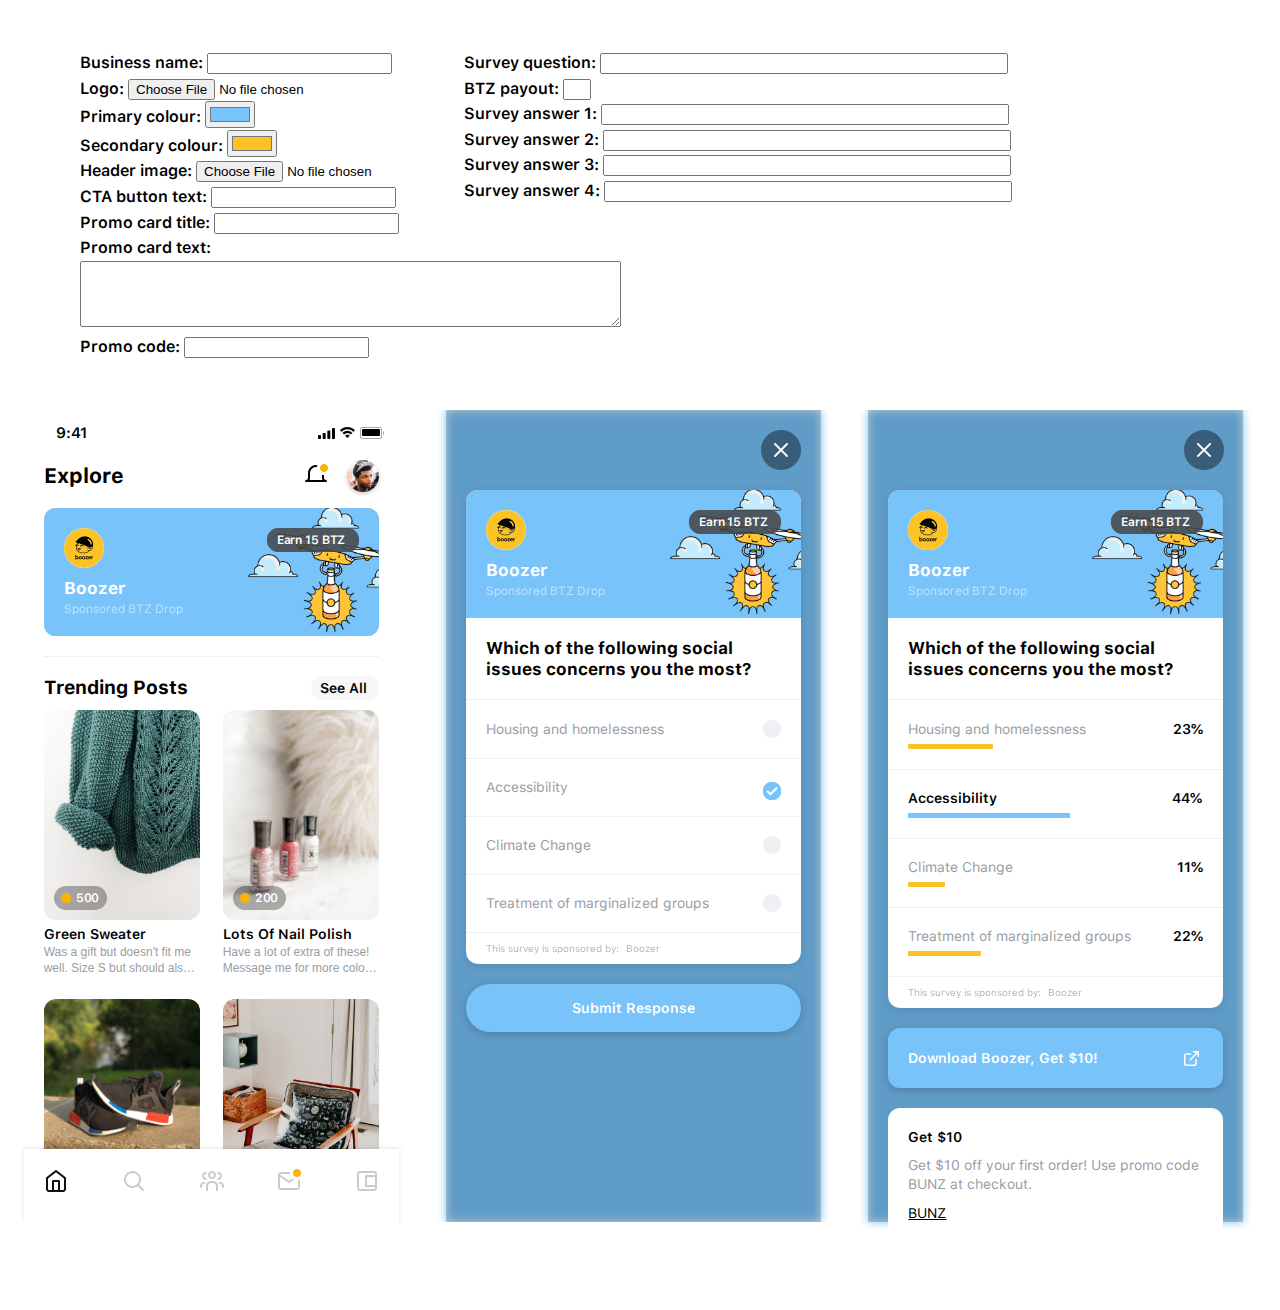
<file: index.html>
<!-- 
  Sponsored surveys instant mockups for Bunz
  Created by: Alisa Lin
  Date: July 2019
  Created using: Anima
  Thanks for the Sketch files Eythan 

  To whoever sees this in the future: 
    this is very redundant and difficult to read, sorry. 
    I blame Anima (and my complete lack of HTML/CSS/Javascript experience). 
    Also, ID attributes are duplicated, so this is not valid HTML. Oops.
-->

<!DOCTYPE html>
<html>
    <head>
        <link href="./img/favicon.png" rel="shortcut icon"/>
        <meta charset="utf-8"/>
        <meta content="width=device-width, initial-scale=1.0, maximum-scale=1.0" name="viewport"/>
        <link href="./css/homeFeedBrandedSurvey.css" rel="stylesheet" type="text/css"/>
        </meta>
    </head>
    <body style="margin: 0; background: rgba(255, 255, 255, 1.0);">
        <!-- <input id="anPageName" name="page" type="hidden" value="brandedsurvey"/> -->
        <!-- Home Feed -->
        <div class="inputfield">
          <div class="inputleft" style="width: 30%; float: left">
            <form>
                <label>Business name: </label><input id="businessnameinput" onkeyup="updateBusinessName()" autocomplete="off"/><br>
                <label>Logo: </label><input type="file" id="logoinput" onchange="updateLogo()"/><br>
                <label>Primary colour: </label><input type="color" value="#78c3fa" id="primarycolourinput" onchange="updatePrimaryColour()"/><br>
                <label>Secondary colour: </label><input type="color" value="#fdc324" id="secondarycolourinput" onchange="updateSecondaryColour()"/><br>
                <label>Header image: </label><input type="file" id="headerinput" onchange="updateHeader()"/><br>
                <label>CTA button text: </label><input id="ctaText" onkeyup="updateCTAText()" autocomplete="off"/><br>
                <label>Promo card title: </label><input id="promoTitleInput" onkeyup="updatePromoTitle()" autocomplete="off"/><br>
                <label>Promo card text: </label><textarea id="promoText" onkeyup="updatePromoText()" autocomplete="off" rows="4" cols="65"></textarea><br>
                <label>Promo code: </label><input id="promoCodeInput" onkeyup="updatePromoCode()" autocomplete="off"/><br>
            </form>
          </div>
          <div class="inputright" style="width: 70%; float: right">
              <form>
                  <label>Survey question: </label><input id="surveyQuestion" onkeyup="updateSurveyQuestion()" autocomplete="off" style="width: 400px"/><br> <!-- TODO -->
                  <label>BTZ payout: </label><input id="btzPayout" onkeyup="updateBTZPayout()" autocomplete="off" style="width: 20px"/><br> 
                  <label>Survey answer 1: </label><input id="answer1" onkeyup="updateAnswer1()" autocomplete="off" style="width: 400px"/><br> <!-- TODO -->
                  <label>Survey answer 2: </label><input id="answer2" onkeyup="updateAnswer2()" autocomplete="off" style="width: 400px"/><br> <!-- TODO -->
                  <label>Survey answer 3: </label><input id="answer3" onkeyup="updateAnswer3()" autocomplete="off" style="width: 400px"/><br> <!-- TODO -->
                  <label>Survey answer 4: </label><input id="answer4" onkeyup="updateAnswer4()" autocomplete="off" style="width: 400px"/><br> <!-- TODO -->
                </form>
          </div>
        </div>
        <div class="brandedsurvey">
            <div style="width: 375px; height: 100%; position:relative; margin:auto;">
                <div class="recentpost">
                    <div class="cardspostbtz">
                        <img src="./img/home-feed-branded-survey-image.jpg" class="image"/>
                        <div class="posttitle">
                            Green Sweater
                        </div>
                        <div class="wasagiftbutdoesn">
                            Was a gift but doesn't fit me well. Size S but should als…
                        </div>
                        <div class="price">
                            <img src="./img/home-feed-branded-survey-bg-1@2x.png" class="bg"/>
                            <div class="a500">
                                500
                            </div>
                            <img src="./img/home-feed-branded-survey-oval-3-1@2x.png" class="oval3"/>
                        </div>
                    </div>
                    <div class="cardspostbtz1">
                        <img src="./img/home-feed-branded-survey-image-1.jpg" class="image" />
                        <div class="posttitle">
                            Adidas NMDs size 8
                        </div>
                        <div class="shortdescriptionab">
                            Short description about the post and stuff…
                        </div>
                    </div>
                    <div class="cardspostbtz2">
                        <img src="./img/home-feed-branded-survey-image-2.jpg" class="image" />
                        <div class="posttitle">
                            Lots Of Nail Polish
                        </div>
                        <div class="havealotofextra">
                            Have a lot of extra of these! Message me for more colo…
                        </div>
                        <div class="price">
                            <img src="./img/home-feed-branded-survey-bg-1@2x.png" class="bg" />
                            <div class="a500">
                                200
                            </div>
                            <img src="./img/home-feed-branded-survey-oval-3-1@2x.png" class="oval3" />
                        </div>
                    </div>
                    <div class="cardspostbtz3">
                        <img src="./img/home-feed-branded-survey-image-3.jpg" class="image" />
                        <div class="posttitle">
                            MCM Chair
                        </div>
                        <div class="shortdescriptionab">
                            Short description about the post and stuff…
                        </div>
                    </div>
                    <div class="titlessectiontitleseeall">
                        <div class="title">
                            Trending Posts
                        </div>
                        <div class="rectangle">
                        </div>
                        <div class="action">
                            See All
                        </div>
                    </div>
                    <div class="divider">
                    </div>
                </div>
                <div class="header">
                    <div class="bg">
                    </div>
                    <div class="title">
                        Explore
                    </div>
                    <img src="./img/home-feed-branded-survey-oval-8@2x.png" class="oval8" />
                    <img src="./img/home-feed-branded-survey-icon--bell.png" class="iconbell" />
                    <img src="./img/home-feed-branded-survey-marker@2x.png" class="marker" />
                    <div class="barsstatusbariphonexonlight">
                        <div class="battery">
                            <div class="border">
                            </div>
                            <img src="./img/home-feed-branded-survey-cap@2x.png" class="cap" />
                            <div class="capacity">
                            </div>
                        </div>
                        <img src="./img/home-feed-branded-survey-wifi@2x.png" class="wifi" />
                        <img src="./img/home-feed-branded-survey-cellular-connection@2x.png" class="cellularconnection" />
                        <div class="timestyle">
                            <div class="u21b3time">
                                9:41
                            </div>
                        </div>
                    </div>
                </div>
                <div class="bottomnavtabbar">
                    <img src="./img/home-feed-branded-survey-tab-bg.png" class="tabbg" />
                    <div class="tabbarcommunities">
                        <img src="./img/home-feed-branded-survey-icon@2x.png" class="icon" />
                    </div>
                    <div class="tabbarsearch">
                        <img src="./img/home-feed-branded-survey-icon-1@2x.png" class="icon" />
                    </div>
                    <div class="tabbarhome">
                        <img src="./img/home-feed-branded-survey-icon-2@2x.png" class="icon" />
                    </div>
                    <div class="tabbarmail">
                        <img src="./img/home-feed-branded-survey-icon-3@2x.png" class="icon" />
                        <div class="modifiersmarker">
                            <img src="./img/home-feed-branded-survey-marker@2x.png" class="marker" />
                        </div>
                    </div>
                    <div class="tabbarwallet">
                        <img src="./img/home-feed-branded-survey-icon-4@2x.png" class="icon" />
                    </div>
                </div>
                <div class="notouchy">
                </div>
                <div class="clicktoedit">
                    <div class="banner">
                        <div class="mask">
                        </div>
                        <img src="" id="header-banner" class="brandbg1" />
                    </div>
                    <div class="earnbtz">
                        <img src="./img/home-feed-branded-survey-bg-2@2x.png" class="bg1" />
                        <svg>
                          <filter id="blur">
                            <feGaussianBlur stdDeviation="5" />
                          </filter>
                        </svg>
                        <div class="earnbtz1">
                            Earn 15 BTZ
                        </div>
                    </div>
                    <div class="brands">
                        <img src="" class="brands1" />
                    </div>
                    <div class="subtitle">
                        Sponsored BTZ Drop
                    </div>
                    <div class="shopname" id="businessName">
                        Boozer
                    </div>
                </div>
            </div>
        </div>
        <!-- End of Home Feed -->
        <!-- Survey Questions -->
        <div class="brandedsurvey">
            <div style="width: 375px; height: 100%; position:relative; margin:auto;">
                <img src="" id="header-banner" class="brandbg"/>
                <img src="./img/branded-survey-blur.png" class="blur"/>
                <div class="surveycard">
                    <img src="./img/branded-survey-card-bg.png" class="cardbg" />
                    <div class="companyname" id="businessName">
                        Boozer<br />
                    </div>
                    <div class="disclaimer">
                        This survey is sponsored by:
                    </div>
                    <div class="a4answer">
                        <img src="./img/branded-survey-cell.png" class="cell" />
                        <div class="selection">
                            <img src="./img/branded-survey-empty-selection-1@2x.png" class="emptyselection" />
                        </div>
                        <div class="response4">
                            Treatment of marginalized groups
                        </div>
                    </div>
                    <div class="a3answer">
                        <img src="./img/branded-survey-cell.png" class="cell" />
                        <div class="selection">
                            <img src="./img/branded-survey-empty-selection-1@2x.png" class="emptyselection" />
                        </div>
                        <div class="response3">
                            Climate Change
                        </div>
                    </div>
                    <div class="a2answer">
                        <img src="./img/branded-survey-cell.png" class="cell" />
                        <div class="check">
                            <img src="./img/branded-survey-check@2x.png" class="check1" style="background-color:#78c3fa" id="primcolor"/>
                        </div>
                        <div class="response2">
                            Accessibility
                        </div>
                    </div>
                    <div class="a1answer">
                        <img src="./img/branded-survey-cell.png" class="cell" />
                        <div class="response1">
                            Housing and homelessness
                        </div>
                        <div class="selection">
                            <img src="./img/branded-survey-empty-selection-1@2x.png" class="emptyselection" />
                        </div>
                    </div>
                    <div class="questiontwolinemax">
                        Which of the following social issues concerns you the most?
                    </div>
                    <div class="banner1">
                        <img src="./img/conversation-survey-no-touchy.png" class="notouchy" />
                        <div class="editthesymbol">
                            <div class="bg">
                                <div class="mask">
                                </div>
                                <img src="" id="header-banner" class="brandbg1" />
                            </div>
                            <div class="earnbtz">
                                <img src="./img/home-feed-branded-survey-bg-2@2x.png" class="bg1" />
                                <div class="earnbtz1">
                                    Earn 15 BTZ
                                </div>
                            </div>
                            <div class="brands">
                                <img src="" class="brands1"/>
                            </div>
                            <div class="subtitle">
                                Sponsored BTZ Drop
                            </div>
                            <div class="shopname" id="businessName">
                                Boozer
                            </div>
                        </div>
                    </div>
                </div>
                <!-- <img src="./img/branded-survey-logo@2x.png" class="logo" /> -->
                <!-- <div class="bitmap">
                    <img src="./img/branded-survey-bitmap@2x.png" class="bitmap1" />
                </div> -->
                <div class="standardbutton">
                    <div class="colormask">
                        <div class="primarycolor">
                            <div class="color" style="background-color:#78c3fa" id="primcolor">
                            </div>
                        </div>
                    </div>
                    <div class="cta">
                        Submit Response
                    </div>
                </div>
                <div class="topbar">
                    <div class="cell">
                    </div>
                    <img src="./img/branded-survey-settings@2x.png" class="settings"/>
                </div>
            </div>
        </div>
        <!-- End of Survey Questions -->
        <!-- Results -->
        <div class="conversationsurvey">
          <div style="width: 375px; height: 100%; position:relative; margin:auto;">
              <img src="" id="header-banner" class="brandbg" />
              <img src="./img/branded-survey-blur.png" class="blur" />
              <div class="surveycardresults">
                  <img src="./img/conversation-survey-card-bg.png" class="cardbg"/>
                  <div class="companyname" id="businessName">
                      Boozer
                  </div>
                  <div class="disclaimer">
                      This survey is sponsored by:
                  </div>
                  <div class="questiontwolinemax">
                      Which of the following social issues concerns you the most?
                  </div>
                  <div class="banner2">
                      <img src="./img/conversation-survey-no-touchy.png" class="notouchy" />
                      <div class="editthesymbol">
                          <div class="bg">
                              <div class="mask">
                              </div>
                              <img src="" id="header-banner" class="brandbg1" />
                          </div>
                          <div class="earnbtz">
                              <img src="./img/home-feed-branded-survey-bg-2@2x.png" class="bg1" />
                              <div class="earnbtz1">
                                  Earn 15 BTZ
                              </div>
                          </div>
                          <div class="brands">
                              <img src="" class="brands1" />
                          </div>
                          <div class="subtitle">
                              Sponsored BTZ Drop
                          </div>
                          <div class="shopname" id="businessName">
                              Boozer
                          </div>
                      </div>
                  </div>
                  <div class="a4answer">
                      <img src="./img/conversation-survey-cell.png" class="cell" />
                      <div class="response4">
                          Treatment of marginalized groups
                      </div>
                      <div class="a22">
                          22%
                      </div>
                      <div class="responsebar">
                          <div class="percentagebar">
                          </div>
                          <div class="secondarycolor">
                              <div class="color" style="background-color:#fdc324" id="seccolor">
                              </div>
                          </div>
                      </div>
                  </div>
                  <div class="a3answer">
                      <img src="./img/conversation-survey-cell.png" class="cell" />
                      <div class="response3">
                          Climate Change
                      </div>
                      <div class="a11">
                          11%
                      </div>
                      <div class="responsebar">
                          <div class="percentagebar">
                          </div>
                          <div class="secondarycolor">
                              <div class="color" style="background-color:#fdc324" id="seccolor">
                              </div>
                          </div>
                      </div>
                  </div>
                  <div class="a2answer">
                      <img src="./img/conversation-survey-cell.png" class="cell" />
                      <div class="userbar">
                          <div class="percentagebar">
                          </div>
                          <div class="primarycolor">
                              <div class="color" style="background-color:#78c3fa" id="primcolor">
                              </div>
                          </div>
                      </div>
                      <div class="response2">
                          Accessibility
                      </div>
                      <div class="a44">
                          44%
                      </div>
                  </div>
                  <div class="a1answer">
                      <img src="./img/conversation-survey-cell.png" class="cell" />
                      <div class="response1">
                          Housing and homelessness
                      </div>
                      <div class="responsebar">
                          <div class="percentagebar">
                          </div>
                          <div class="secondarycolor">
                              <div class="color" style="background-color:#fdc324" id="seccolor">
                              </div>
                          </div>
                      </div>
                      <div class="a23">
                          23%
                      </div>
                  </div>
              </div>
              <div class="linkout">
                  <div class="colormask">
                      <!-- <img src="./img/conversation-survey-mask.png" class="mask" /> -->
                      <div class="primarycolor">
                          <div class="color" style="background-color:#78c3fa" id="primcolor">
                          </div>
                      </div>
                  </div>
                  <div class="linktext">
                      Download Boozer, Get $10!
                  </div>
                  <div class="externallinkicon">
                      <img src="./img/conversation-survey-external-link-icon@2x.png" class="externallinkicon1"/>
                  </div>
              </div>
              <div class="moreinformation">
                  <img src="./img/conversation-survey-mask-1.png" class="mask" />
                  <div class="moreinformation1" id="promoTitle">
                      Get $10
                  </div>
                  <div class="promodescription" id="promoDescription" style="top: 48px">
                      Get $10 off your first order! Use promo code BUNZ at checkout.
                  </div>
                  <div class="promocode" id="promoCode" style="top: 96px">
                      BUNZ
                  </div>
              </div>
              <div class="topbar">
                  <div class="cell">
                  </div>
                  <img src="./img/branded-survey-settings@2x.png" class="settings"/>
              </div>
          </div>
      </div>
        <!-- End of Results -->
        <!-- Scripts -->
        <script>

          function updatePrimaryColour() {
            var primaryColourInput = document.getElementById('primarycolourinput').value;
            var primaryColourView = document.querySelectorAll('[id=primcolor]');

            primaryColourView.forEach(element=> {
              element.setAttribute('style', 'background-color: ' + primaryColourInput);
            })
          }

          function updateSecondaryColour() {
            var secondaryColourInput = document.getElementById('secondarycolourinput').value;
            var secondaryColourView = document.querySelectorAll('[id=seccolor]');

            secondaryColourView.forEach(element=> {
              element.setAttribute('style', 'background-color: ' + secondaryColourInput);
            });
          }

          function updateBusinessName() {
            var nameLayout = document.querySelectorAll('[id=businessName]');
            var businessName = document.getElementById('businessnameinput').value;

            nameLayout.forEach(element=> {
              element.innerHTML = businessName;
            })
          }

          function updateBTZPayout() {
            var earnBtz = document.getElementsByClassName("earnbtz1");
            var btzPayout = document.getElementById('btzPayout').value;

            for (let element of earnBtz) {
              element.innerHTML = "Earn " + btzPayout + " BTZ";
            }
          }

          function updateCTAText() {
            var CTAview = document.getElementsByClassName("linktext");
            var CTAtext = document.getElementById('ctaText').value;

            for (let element of CTAview) {
              element.innerHTML = CTAtext;
            }
          }

          function updatePromoTitle() {
            var promoTitleView = document.getElementById('promoTitle');
            var promoTitleText = document.getElementById('promoTitleInput').value;
            var promoDescription = document.getElementById('promoDescription');
            var promoCode = document.getElementById('promoCode');
            var descriptionHeight = 30 + promoTitleView.offsetHeight;
            var codeHeight = promoTitleView.offsetHeight + promoDescription.offsetHeight + 40;

            promoTitleView.innerHTML = promoTitleText;
            promoDescription.setAttribute('style', 'top: ' + descriptionHeight + 'px');
            promoCode.setAttribute('style', 'top: ' + codeHeight + 'px');
          }

          function updatePromoText() {
            var promoTextView = document.getElementById('promoDescription');
            var promoTextInput = document.getElementById('promoText').value;
            var promoTitle = document.getElementById('promoTitle');
            var promoCode = document.getElementById('promoCode');
            var codeHeight = promoTitle.offsetHeight + promoTextView.offsetHeight + 39;

            promoTextView.innerHTML = promoTextInput;
            promoCode.setAttribute('style', 'top: ' + codeHeight + 'px');
          }

          function updatePromoCode() {
            var promoCodeView = document.getElementById('promoCode');
            var promoCodeInput = document.getElementById('promoCodeInput').value;

            promoCodeView.innerHTML = promoCodeInput;
          }

          function updateSurveyQuestion() {
            var questionInput = document.getElementById('surveyQuestion').value;
            var questionView = document.getElementsByClassName('questiontwolinemax');

            for (let element of questionView) {
              element.innerHTML = questionInput;
            }
          }

          function updateAnswer1() {
            var answerView = document.getElementsByClassName('response1');
            var answerInput = document.getElementById('answer1').value;

            for (let element of answerView) {
              element.innerHTML = answerInput;
            }
          }

          function updateAnswer2() {
            var answerView = document.getElementsByClassName('response2');
            var answerInput = document.getElementById('answer2').value;

            for (let element of answerView) {
              element.innerHTML = answerInput;
            }
          }

          function updateAnswer3() {
            var answerView = document.getElementsByClassName('response3');
            var answerInput = document.getElementById('answer3').value;

            for (let element of answerView) {
              element.innerHTML = answerInput;
            }
          }

          function updateAnswer4() {
            var answerView = document.getElementsByClassName('response4');
            var answerInput = document.getElementById('answer4').value;

            for (let element of answerView) {
              element.innerHTML = answerInput;
            }
          }

          function updateLogo() {
            var views = document.getElementsByClassName("brands1");
            var upload = document.getElementById('logoinput').files[0];
            var reader = new FileReader();

            reader.onloadend = function() {
              for (let element of views) {
                element.src = reader.result;
              }
            }

            if (upload) {
              reader.readAsDataURL(upload);
            } else {
              for (let element of views) {
                element.src = "./img/branded-survey-brands@2x.png";
              }
            }
          }
          
          function updateHeader(){
            var banner   = document.querySelectorAll('[id=header-banner]');
            // console.log('header areas: ' + banner);
            var file     = document.getElementById('headerinput').files[0]; //sames as here
            var reader   = new FileReader();

            reader.onloadend = function () {
                banner.forEach(element=> {
                  element.src = reader.result;
                });
            }

            if (file) {
                reader.readAsDataURL(file); //reads the data as a URL
            } else {
                banner.forEach(element=> {
                  element.src = "./img/branded-survey-brand-bg.png";
                });
            }
          }

          updateLogo();
          updateHeader();  // calls the function named updateHeader()
        </script>
        <!-- End of Scripts -->
    </body>
</html>
</file>
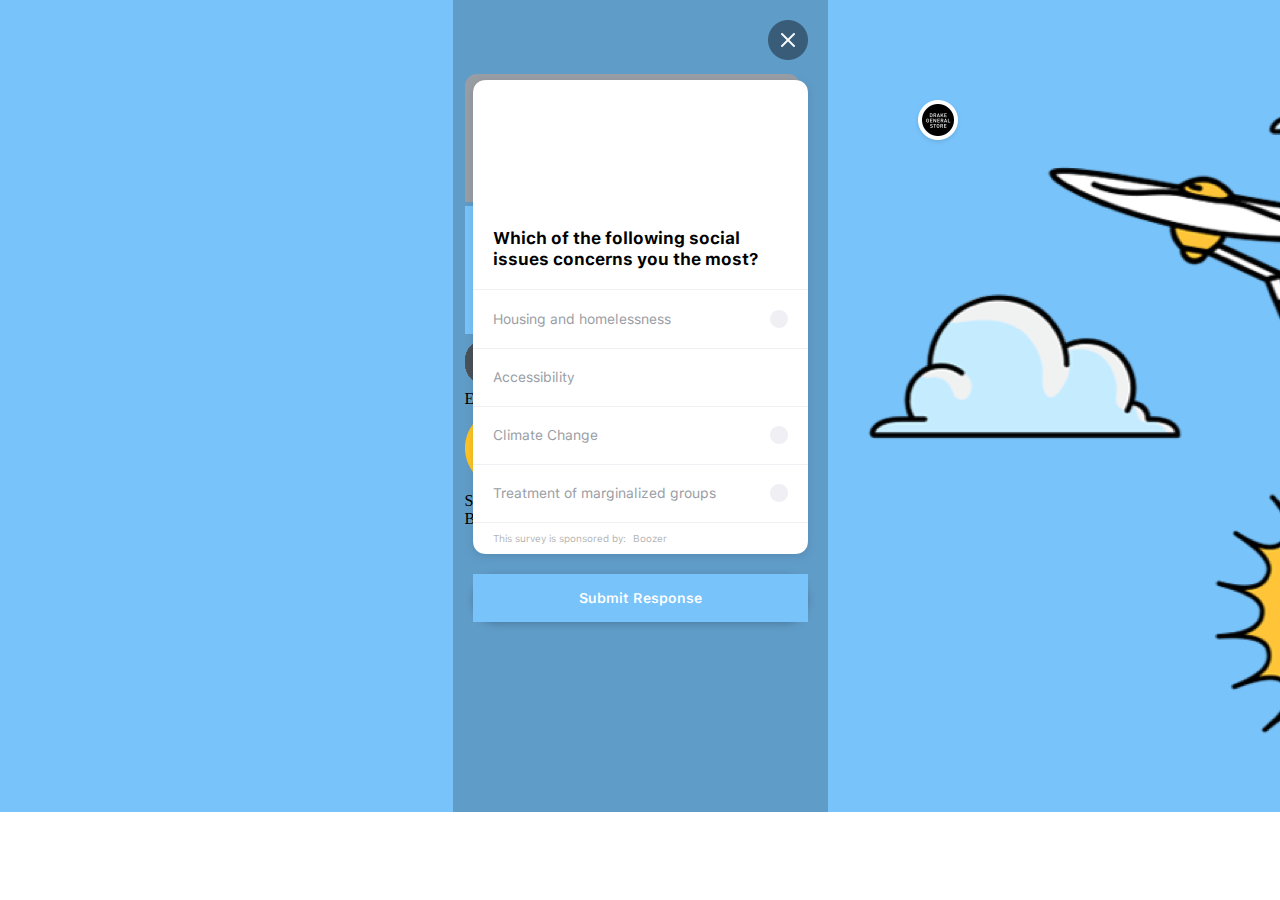
<file: brandedsurvey.html>
<!DOCTYPE html>
<html>
    <head>
        <link href="./img/favicon.png" rel="shortcut icon"/>
        <meta charset="utf-8"/>
        <meta content="width=device-width, initial-scale=1.0, maximum-scale=1.0" name="viewport"/>
        <link href="./css/brandedSurvey.css" rel="stylesheet" type="text/css"/>
        <meta content="Launchpad by Anima" name="author">
        </meta>
    </head>
    <body style="margin: 0; background: rgba(255, 255, 255, 1.0);">
        <input id="anPageName" name="page" type="hidden" value="brandedsurvey"/>
        <div class="brandedsurvey">
            <div style="width: 375px; height: 100%; position:relative; margin:auto;">
                <img anima-src="./img/branded-survey-brand-bg.png" class="brandbg" src="[data-uri]"/>
                <img anima-src="./img/branded-survey-blur.png" class="blur" src="[data-uri]"/>
                <div class="surveycard">
                    <img anima-src="./img/branded-survey-card-bg.png" class="cardbg" src="[data-uri]"/>
                    <div class="companyname">
                        Boozer<br />
                    </div>
                    <div class="disclaimer">
                        This survey is sponsored by:
                    </div>
                    <div class="a4answer">
                        <img anima-src="./img/branded-survey-cell.png" class="cell" src="[data-uri]"/>
                        <div class="selection">
                            <img anima-src="./img/branded-survey-empty-selection-1@2x.png" class="emptyselection" src="[data-uri]"/>
                        </div>
                        <div class="response4">
                            Treatment of marginalized groups
                        </div>
                    </div>
                    <div class="a3answer">
                        <img anima-src="./img/branded-survey-cell.png" class="cell" src="[data-uri]"/>
                        <div class="selection">
                            <img anima-src="./img/branded-survey-empty-selection-1@2x.png" class="emptyselection" src="[data-uri]"/>
                        </div>
                        <div class="response3">
                            Climate Change
                        </div>
                    </div>
                    <div class="a2answer">
                        <img anima-src="./img/branded-survey-cell.png" class="cell" src="[data-uri]"/>
                        <div class="check">
                            <img anima-src="./img/branded-survey-check@2x.png" class="check1" src="[data-uri]"/>
                        </div>
                        <div class="response2">
                            Accessibility
                        </div>
                    </div>
                    <div class="a1answer">
                        <img anima-src="./img/branded-survey-cell.png" class="cell" src="[data-uri]"/>
                        <div class="response1">
                            Housing and homelessness
                        </div>
                        <div class="selection">
                            <img anima-src="./img/branded-survey-empty-selection-1@2x.png" class="emptyselection" src="[data-uri]"/>
                        </div>
                    </div>
                    <div class="questiontwolinemax">
                        Which of the following social issues concerns you the most?
                    </div>
                    <div class="banner">
                        <img anima-src="./img/conversation-survey-no-touchy.png" class="notouchy" src="[data-uri]"/>
                        <div class="editthesymbol">
                            <div class="bg">
                                <div class="mask">
                                </div>
                                <img anima-src="./img/home-feed-branded-survey-brand-bg.png" class="brandbg1" src="[data-uri]"/>
                            </div>
                            <div class="earnbtz">
                                <img anima-src="./img/home-feed-branded-survey-bg-2@2x.png" class="bg1" src="[data-uri]"/>
                                <div class="earnbtz1">
                                    Earn 15 BTZ
                                </div>
                            </div>
                            <div class="brands">
                                <img anima-src="./img/branded-survey-brands@2x.png" class="brands1" src="[data-uri]"/>
                            </div>
                            <div class="subtitle">
                                Sponsored BTZ Drop
                            </div>
                            <div class="shopname">
                                Boozer
                            </div>
                        </div>
                    </div>
                </div>
                <img anima-src="./img/branded-survey-logo@2x.png" class="logo" src="[data-uri]"/>
                <div class="bitmap">
                    <img anima-src="./img/branded-survey-bitmap@2x.png" class="bitmap1" src="[data-uri]"/>
                </div>
                <div class="standardbutton">
                    <div class="colormask">
                        <img anima-src="./img/branded-survey-mask.png" class="mask" src="[data-uri]"/>
                        <div class="primarycolor">
                            <div class="color">
                            </div>
                        </div>
                    </div>
                    <div class="cta">
                        Submit Response
                    </div>
                </div>
                <div class="topbar">
                    <div class="cell">
                    </div>
                    <img anima-src="./img/branded-survey-settings@2x.png" class="settings" src="[data-uri]"/>
                </div>
            </div>
        </div>
        <!-- Scripts -->
        <script>
            anima_isHidden = function(e) {
                if (!(e instanceof HTMLElement)) return !1;
                if (getComputedStyle(e).display == "none") return !0; else if (e.parentNode && anima_isHidden(e.parentNode)) return !0;
                return !1;
            };
            anima_loadAsyncSrcForTag = function(tag) {
                var elements = document.getElementsByTagName(tag);
                var toLoad = [];
                for (var i = 0; i < elements.length; i++) {
                    var e = elements[i];
                    var src = e.getAttribute("src");
                    var loaded = (src != undefined && src.length > 0 && src != '[data-uri]');
                    if (loaded) continue;
                    var asyncSrc = e.getAttribute("anima-src");
                    if (asyncSrc == undefined || asyncSrc.length == 0) continue;
                    if (anima_isHidden(e)) continue;
                    toLoad.push(e);
                }
                toLoad.sort(function(a, b) {
                    return anima_getTop(a) - anima_getTop(b);
                });
                for (var i = 0; i < toLoad.length; i++) {
                    var e = toLoad[i];
                    var asyncSrc = e.getAttribute("anima-src");
                    e.setAttribute("src", asyncSrc);
                }
            };
            anima_pauseHiddenVideos = function(tag) {
                var elements = document.getElementsByTagName("video");
                for (var i = 0; i < elements.length; i++) {
                    var e = elements[i];
                    var isPlaying = !!(e.currentTime > 0 && !e.paused && !e.ended && e.readyState > 2);
                    var isHidden = anima_isHidden(e);
                    if (!isPlaying && !isHidden && e.getAttribute("autoplay") == "autoplay") {
                        e.play();
                    } else if (isPlaying && isHidden) {
                        e.pause();
                    }
                }
            };
            anima_loadAsyncSrc = function(tag) {
                anima_loadAsyncSrcForTag("img");
                anima_loadAsyncSrcForTag("iframe");
                anima_loadAsyncSrcForTag("video");
                anima_pauseHiddenVideos();
            };
            var anima_getTop = function(e) {
                var top = 0;
                do {
                    top += e.offsetTop || 0;
                    e = e.offsetParent;
                } while (e);
                return top;
            };
            anima_loadAsyncSrc();
            anima_old_onResize = window.onresize;
            anima_new_onResize = undefined;
            anima_updateOnResize = function() {
                if (anima_new_onResize == undefined || window.onresize != anima_new_onResize) {
                    anima_new_onResize = function(x) {
                        if (anima_old_onResize != undefined) anima_old_onResize(x);
                        anima_loadAsyncSrc();
                    };
                    window.onresize = anima_new_onResize;
                    setTimeout(function() {
                        anima_updateOnResize();
                    }, 3000);
                }
            };
            anima_updateOnResize();
            setTimeout(function() {
                anima_loadAsyncSrc();
            }, 200);
        </script>
        <!-- End of Scripts -->
    </body>
</html>
</file>
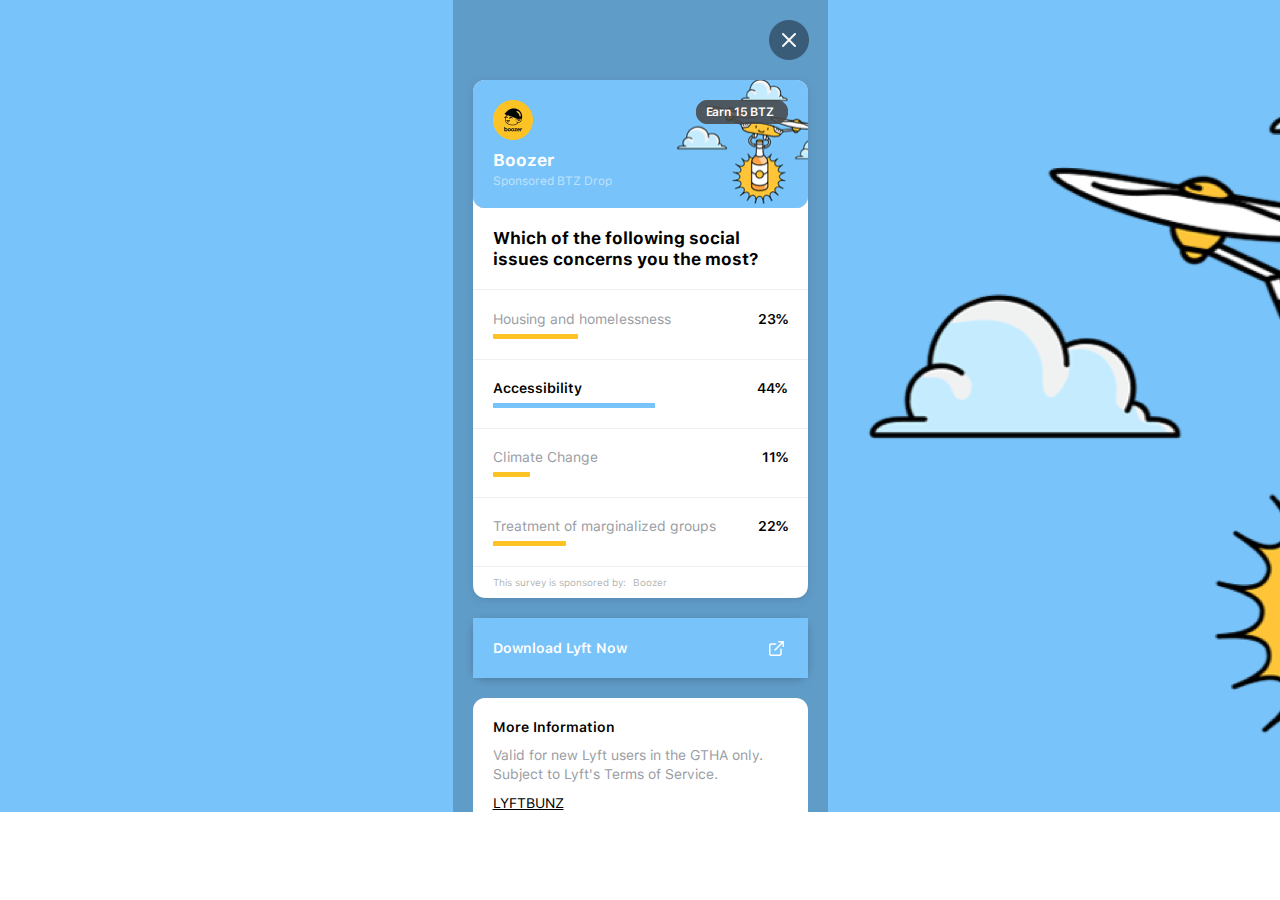
<file: conversationsurvey.html>
<!DOCTYPE html>
<html>
    <head>
        <link href="./img/favicon.png" rel="shortcut icon"/>
        <meta charset="utf-8"/>
        <meta content="width=device-width, initial-scale=1.0, maximum-scale=1.0" name="viewport"/>
        <link href="./css/conversationSurvey.css" rel="stylesheet" type="text/css"/>
        <meta content="Launchpad by Anima" name="author">
        </meta>
    </head>
    <body style="margin: 0;
 background: rgba(255, 255, 255, 1.0);">
        <input id="anPageName" name="page" type="hidden" value="conversationsurvey"/>
        <div class="conversationsurvey">
            <div style="width: 375px; height: 100%; position:relative; margin:auto;">
                <img anima-src="./img/branded-survey-brand-bg.png" class="brandbg" src="[data-uri]"/>
                <img anima-src="./img/branded-survey-blur.png" class="blur" src="[data-uri]"/>
                <div class="surveycardresults">
                    <img anima-src="./img/conversation-survey-card-bg.png" class="cardbg" src="[data-uri]"/>
                    <div class="companyname">
                        Boozer
                    </div>
                    <div class="disclaimer">
                        This survey is sponsored by:
                    </div>
                    <div class="questiontwolinemax">
                        Which of the following social issues concerns you the most?
                    </div>
                    <div class="banner">
                        <img anima-src="./img/conversation-survey-no-touchy.png" class="notouchy" src="[data-uri]"/>
                        <div class="editthesymbol">
                            <div class="bg">
                                <div class="mask">
                                </div>
                                <img anima-src="./img/home-feed-branded-survey-brand-bg.png" class="brandbg1" src="[data-uri]"/>
                            </div>
                            <div class="earnbtz">
                                <img anima-src="./img/home-feed-branded-survey-bg-2@2x.png" class="bg1" src="[data-uri]"/>
                                <div class="earnbtz1">
                                    Earn 15 BTZ
                                </div>
                            </div>
                            <div class="brands">
                                <img anima-src="./img/branded-survey-brands@2x.png" class="brands1" src="[data-uri]"/>
                            </div>
                            <div class="subtitle">
                                Sponsored BTZ Drop
                            </div>
                            <div class="shopname">
                                Boozer
                            </div>
                        </div>
                    </div>
                    <div class="a4answer">
                        <img anima-src="./img/conversation-survey-cell.png" class="cell" src="[data-uri]"/>
                        <div class="response4">
                            Treatment of marginalized groups
                        </div>
                        <div class="a22">
                            22%
                        </div>
                        <div class="responsebar">
                            <div class="percentagebar">
                            </div>
                            <div class="secondarycolor">
                                <div class="color">
                                </div>
                            </div>
                        </div>
                    </div>
                    <div class="a3answer">
                        <img anima-src="./img/conversation-survey-cell.png" class="cell" src="[data-uri]"/>
                        <div class="response3">
                            Climate Change
                        </div>
                        <div class="a11">
                            11%
                        </div>
                        <div class="responsebar">
                            <div class="percentagebar">
                            </div>
                            <div class="secondarycolor">
                                <div class="color">
                                </div>
                            </div>
                        </div>
                    </div>
                    <div class="a2answer">
                        <img anima-src="./img/conversation-survey-cell.png" class="cell" src="[data-uri]"/>
                        <div class="userbar">
                            <div class="percentagebar">
                            </div>
                            <div class="primarycolor">
                                <div class="color">
                                </div>
                            </div>
                        </div>
                        <div class="response2">
                            Accessibility
                        </div>
                        <div class="a44">
                            44%
                        </div>
                    </div>
                    <div class="a1answer">
                        <img anima-src="./img/conversation-survey-cell.png" class="cell" src="[data-uri]"/>
                        <div class="response1">
                            Housing and homelessness
                        </div>
                        <div class="responsebar">
                            <div class="percentagebar">
                            </div>
                            <div class="secondarycolor">
                                <div class="color">
                                </div>
                            </div>
                        </div>
                        <div class="a23">
                            23%
                        </div>
                    </div>
                </div>
                <div class="linkout">
                    <div class="colormask">
                        <img anima-src="./img/conversation-survey-mask.png" class="mask" src="[data-uri]"/>
                        <div class="primarycolor">
                            <div class="color">
                            </div>
                        </div>
                    </div>
                    <div class="linktext">
                        Download Lyft Now
                    </div>
                    <div class="externallinkicon">
                        <img anima-src="./img/conversation-survey-external-link-icon@2x.png" class="externallinkicon1" src="[data-uri]"/>
                    </div>
                </div>
                <div class="moreinformation">
                    <img anima-src="./img/conversation-survey-mask-1.png" class="mask" src="[data-uri]"/>
                    <div class="moreinformation1">
                        More Information
                    </div>
                    <div class="validfornewlyftu">
                        Valid for new Lyft users in the GTHA only. Subject to Lyft's Terms of Service.
                    </div>
                    <div class="lyftbunz">
                        LYFTBUNZ
                    </div>
                </div>
                <div class="topbar">
                    <div class="cell">
                    </div>
                    <img anima-src="./img/branded-survey-settings@2x.png" class="settings" src="[data-uri]"/>
                </div>
            </div>
        </div>
        <!-- Scripts -->
        <script>
            anima_isHidden = function(e) {
                if (!(e instanceof HTMLElement)) return !1;
                if (getComputedStyle(e).display == "none") return !0; else if (e.parentNode && anima_isHidden(e.parentNode)) return !0;
                return !1;
            };
            anima_loadAsyncSrcForTag = function(tag) {
                var elements = document.getElementsByTagName(tag);
                var toLoad = [];
                for (var i = 0; i < elements.length; i++) {
                    var e = elements[i];
                    var src = e.getAttribute("src");
                    var loaded = (src != undefined && src.length > 0 && src != '[data-uri]');
                    if (loaded) continue;
                    var asyncSrc = e.getAttribute("anima-src");
                    if (asyncSrc == undefined || asyncSrc.length == 0) continue;
                    if (anima_isHidden(e)) continue;
                    toLoad.push(e);
                }
                toLoad.sort(function(a, b) {
                    return anima_getTop(a) - anima_getTop(b);
                });
                for (var i = 0; i < toLoad.length; i++) {
                    var e = toLoad[i];
                    var asyncSrc = e.getAttribute("anima-src");
                    e.setAttribute("src", asyncSrc);
                }
            };
            anima_pauseHiddenVideos = function(tag) {
                var elements = document.getElementsByTagName("video");
                for (var i = 0; i < elements.length; i++) {
                    var e = elements[i];
                    var isPlaying = !!(e.currentTime > 0 && !e.paused && !e.ended && e.readyState > 2);
                    var isHidden = anima_isHidden(e);
                    if (!isPlaying && !isHidden && e.getAttribute("autoplay") == "autoplay") {
                        e.play();
                    } else if (isPlaying && isHidden) {
                        e.pause();
                    }
                }
            };
            anima_loadAsyncSrc = function(tag) {
                anima_loadAsyncSrcForTag("img");
                anima_loadAsyncSrcForTag("iframe");
                anima_loadAsyncSrcForTag("video");
                anima_pauseHiddenVideos();
            };
            var anima_getTop = function(e) {
                var top = 0;
                do {
                    top += e.offsetTop || 0;
                    e = e.offsetParent;
                } while (e);
                return top;
            };
            anima_loadAsyncSrc();
            anima_old_onResize = window.onresize;
            anima_new_onResize = undefined;
            anima_updateOnResize = function() {
                if (anima_new_onResize == undefined || window.onresize != anima_new_onResize) {
                    anima_new_onResize = function(x) {
                        if (anima_old_onResize != undefined) anima_old_onResize(x);
                        anima_loadAsyncSrc();
                    };
                    window.onresize = anima_new_onResize;
                    setTimeout(function() {
                        anima_updateOnResize();
                    }, 3000);
                }
            };
            anima_updateOnResize();
            setTimeout(function() {
                anima_loadAsyncSrc();
            }, 200);
        </script>
        <!-- End of Scripts -->
    </body>
</html>
</file>
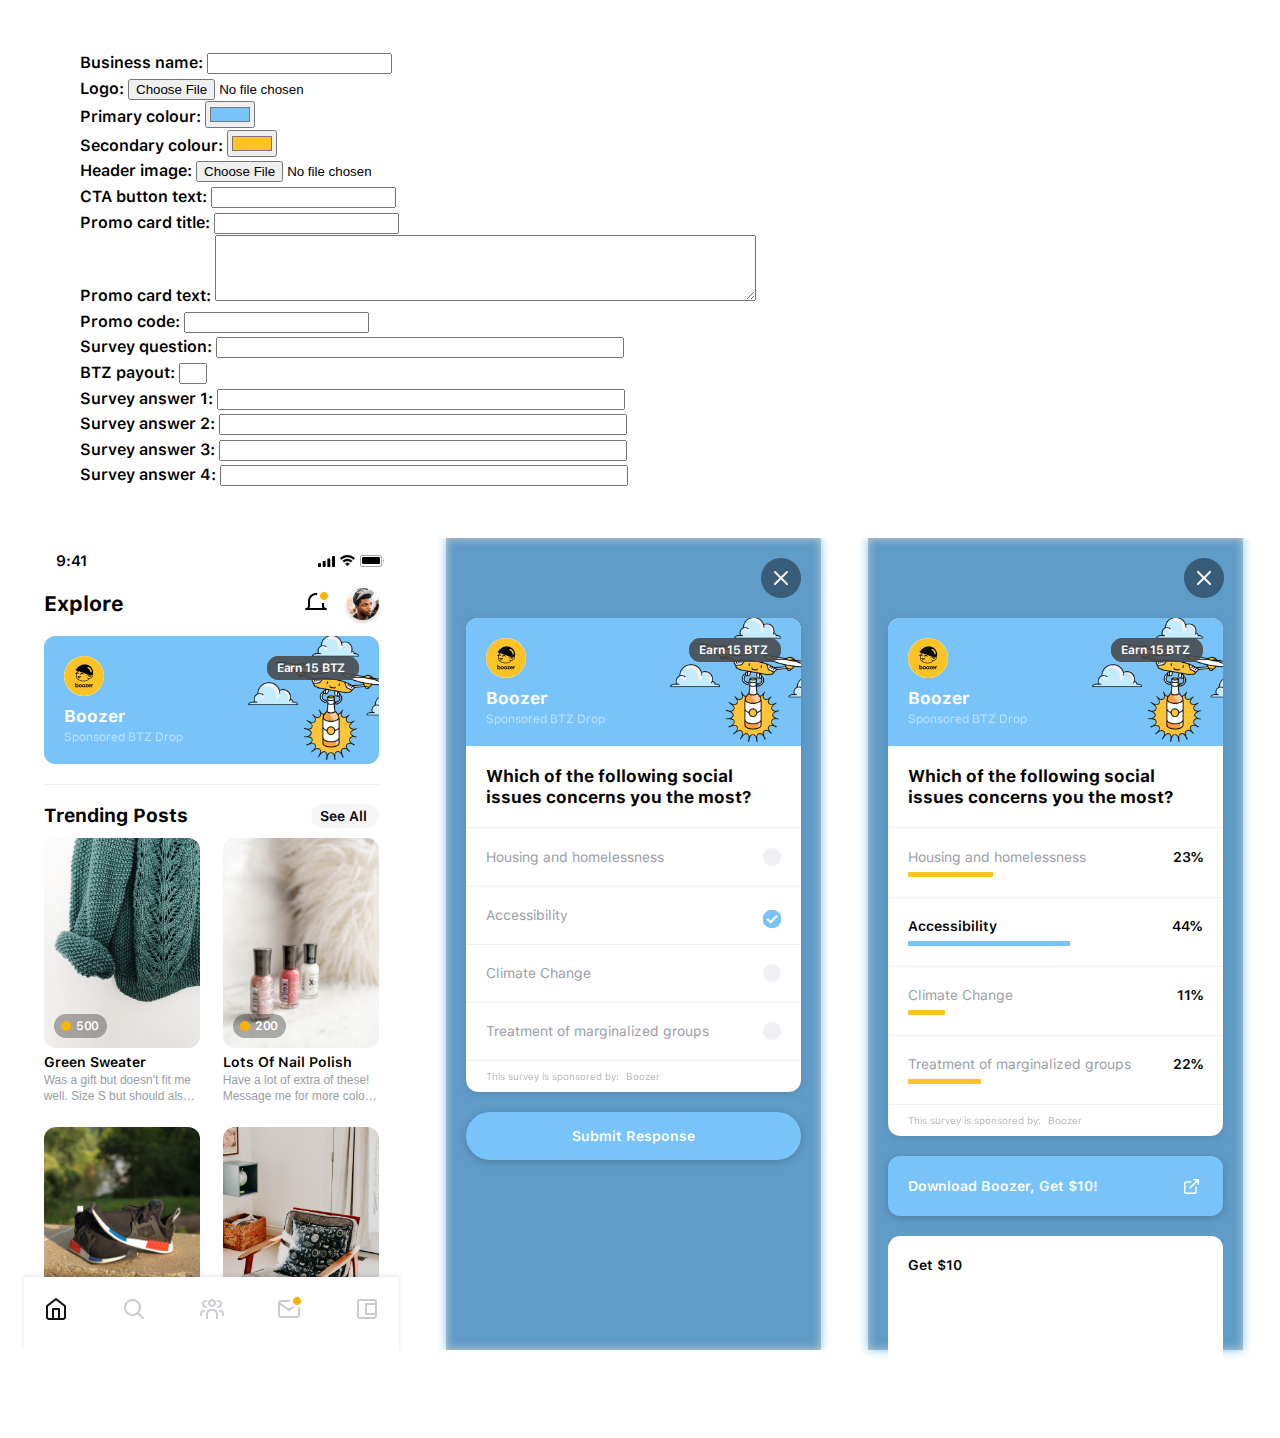
<file: homefeedbrandedsurvey.html>
<!-- 
  Sponsored surveys instant mockups for Bunz
  Created by: Alisa Lin
  Date: July 2019
  Created using: Anima
  Thanks for the Sketch files Eythan 

  To whoever sees this in the future: 
    this is very redundant and difficult to read, sorry. 
    I blame Anima (and my complete lack of HTML/CSS/Javascript experience). 
    Also, ID attributes are duplicated, so this is not valid HTML. Oops.
-->

<!DOCTYPE html>
<html>
    <head>
        <link href="./img/favicon.png" rel="shortcut icon"/>
        <meta charset="utf-8"/>
        <meta content="width=device-width, initial-scale=1.0, maximum-scale=1.0" name="viewport"/>
        <link href="./css/homeFeedBrandedSurvey.css" rel="stylesheet" type="text/css"/>
        </meta>
    </head>
    <body style="margin: 0; background: rgba(255, 255, 255, 1.0);">
        <!-- <input id="anPageName" name="page" type="hidden" value="brandedsurvey"/> -->
        <!-- Home Feed -->
        <div class="inputfield">
          <form>
            <label>Business name: </label><input id="businessnameinput" onkeyup="updateBusinessName()" autocomplete="off"/><br>
            <label>Logo: </label><input type="file" id="logoinput" onchange="updateLogo()"/><br>
            <label>Primary colour: </label><input type="color" value="#78c3fa" id="primarycolourinput" onchange="updatePrimaryColour()"/><br>
            <label>Secondary colour: </label><input type="color" value="#fdc324" id="secondarycolourinput" onchange="updateSecondaryColour()"/><br>
            <label>Header image: </label><input type="file" id="headerinput" onchange="updateHeader()"/><br>
            <label>CTA button text: </label><input id="ctaText" onkeyup="updateCTAText()" autocomplete="off"/><br> <!-- TODO -->
            <label>Promo card title: </label><input id="promoTitle" onkeyup="updatepromoTitle()" autocomplete="off"/><br> <!-- TODO -->
            <label>Promo card text: </label><textarea id="promoText" onkeyup="updatePromoText()" autocomplete="off" rows="4" cols="65"></textarea><br> <!-- TODO -->
            <label>Promo code: </label><input id="promoCode" onkeyup="updatePromoCode()" autocomplete="off"/><br> <!-- TODO -->
            <label>Survey question: </label><input id="surveyQuestion" onkeyup="updateSurveyQuestion()" autocomplete="off" style="width: 400px"/><br> <!-- TODO -->
            <label>BTZ payout: </label><input id="btzPayout" onkeyup="updateBTZPayout()" autocomplete="off" style="width: 20px"/><br> 
            <label>Survey answer 1: </label><input id="answer1" onkeyup="updateAnswer1()" autocomplete="off" style="width: 400px"/><br> <!-- TODO -->
            <label>Survey answer 2: </label><input id="answer2" onkeyup="updateAnswer2()" autocomplete="off" style="width: 400px"/><br> <!-- TODO -->
            <label>Survey answer 3: </label><input id="answer3" onkeyup="updateAnswer3()" autocomplete="off" style="width: 400px"/><br> <!-- TODO -->
            <label>Survey answer 4: </label><input id="answer4" onkeyup="updateAnswer4()" autocomplete="off" style="width: 400px"/><br> <!-- TODO -->
          </form>
        </div>
        <div class="brandedsurvey">
            <div style="width: 375px; height: 100%; position:relative; margin:auto;">
                <div class="recentpost">
                    <div class="cardspostbtz">
                        <img src="./img/home-feed-branded-survey-image.jpg" class="image"/>
                        <div class="posttitle">
                            Green Sweater
                        </div>
                        <div class="wasagiftbutdoesn">
                            Was a gift but doesn't fit me well. Size S but should als…
                        </div>
                        <div class="price">
                            <img src="./img/home-feed-branded-survey-bg-1@2x.png" class="bg"/>
                            <div class="a500">
                                500
                            </div>
                            <img src="./img/home-feed-branded-survey-oval-3-1@2x.png" class="oval3"/>
                        </div>
                    </div>
                    <div class="cardspostbtz1">
                        <img src="./img/home-feed-branded-survey-image-1.jpg" class="image" />
                        <div class="posttitle">
                            Adidas NMDs size 8
                        </div>
                        <div class="shortdescriptionab">
                            Short description about the post and stuff…
                        </div>
                    </div>
                    <div class="cardspostbtz2">
                        <img src="./img/home-feed-branded-survey-image-2.jpg" class="image" />
                        <div class="posttitle">
                            Lots Of Nail Polish
                        </div>
                        <div class="havealotofextra">
                            Have a lot of extra of these! Message me for more colo…
                        </div>
                        <div class="price">
                            <img src="./img/home-feed-branded-survey-bg-1@2x.png" class="bg" />
                            <div class="a500">
                                200
                            </div>
                            <img src="./img/home-feed-branded-survey-oval-3-1@2x.png" class="oval3" />
                        </div>
                    </div>
                    <div class="cardspostbtz3">
                        <img src="./img/home-feed-branded-survey-image-3.jpg" class="image" />
                        <div class="posttitle">
                            MCM Chair
                        </div>
                        <div class="shortdescriptionab">
                            Short description about the post and stuff…
                        </div>
                    </div>
                    <div class="titlessectiontitleseeall">
                        <div class="title">
                            Trending Posts
                        </div>
                        <div class="rectangle">
                        </div>
                        <div class="action">
                            See All
                        </div>
                    </div>
                    <div class="divider">
                    </div>
                </div>
                <div class="header">
                    <div class="bg">
                    </div>
                    <div class="title">
                        Explore
                    </div>
                    <img src="./img/home-feed-branded-survey-oval-8@2x.png" class="oval8" />
                    <img src="./img/home-feed-branded-survey-icon--bell.png" class="iconbell" />
                    <img src="./img/home-feed-branded-survey-marker@2x.png" class="marker" />
                    <div class="barsstatusbariphonexonlight">
                        <div class="battery">
                            <div class="border">
                            </div>
                            <img src="./img/home-feed-branded-survey-cap@2x.png" class="cap" />
                            <div class="capacity">
                            </div>
                        </div>
                        <img src="./img/home-feed-branded-survey-wifi@2x.png" class="wifi" />
                        <img src="./img/home-feed-branded-survey-cellular-connection@2x.png" class="cellularconnection" />
                        <div class="timestyle">
                            <div class="u21b3time">
                                9:41
                            </div>
                        </div>
                    </div>
                </div>
                <div class="bottomnavtabbar">
                    <img src="./img/home-feed-branded-survey-tab-bg.png" class="tabbg" />
                    <div class="tabbarcommunities">
                        <img src="./img/home-feed-branded-survey-icon@2x.png" class="icon" />
                    </div>
                    <div class="tabbarsearch">
                        <img src="./img/home-feed-branded-survey-icon-1@2x.png" class="icon" />
                    </div>
                    <div class="tabbarhome">
                        <img src="./img/home-feed-branded-survey-icon-2@2x.png" class="icon" />
                    </div>
                    <div class="tabbarmail">
                        <img src="./img/home-feed-branded-survey-icon-3@2x.png" class="icon" />
                        <div class="modifiersmarker">
                            <img src="./img/home-feed-branded-survey-marker@2x.png" class="marker" />
                        </div>
                    </div>
                    <div class="tabbarwallet">
                        <img src="./img/home-feed-branded-survey-icon-4@2x.png" class="icon" />
                    </div>
                </div>
                <div class="notouchy">
                </div>
                <div class="clicktoedit">
                    <div class="banner">
                        <div class="mask">
                        </div>
                        <img src="" id="header-banner" class="brandbg1" />
                    </div>
                    <div class="earnbtz">
                        <img src="./img/home-feed-branded-survey-bg-2@2x.png" class="bg1" />
                        <svg>
                          <filter id="blur">
                            <feGaussianBlur stdDeviation="5" />
                          </filter>
                        </svg>
                        <div class="earnbtz1">
                            Earn 15 BTZ
                        </div>
                    </div>
                    <div class="brands">
                        <img src="" class="brands1" />
                    </div>
                    <div class="subtitle">
                        Sponsored BTZ Drop
                    </div>
                    <div class="shopname" id="businessName">
                        Boozer
                    </div>
                </div>
            </div>
        </div>
        <!-- End of Home Feed -->
        <!-- Survey Questions -->
        <div class="brandedsurvey">
            <div style="width: 375px; height: 100%; position:relative; margin:auto;">
                <img src="" id="header-banner" class="brandbg"/>
                <img src="./img/branded-survey-blur.png" class="blur"/>
                <div class="surveycard">
                    <img src="./img/branded-survey-card-bg.png" class="cardbg" />
                    <div class="companyname" id="businessName">
                        Boozer<br />
                    </div>
                    <div class="disclaimer">
                        This survey is sponsored by:
                    </div>
                    <div class="a4answer">
                        <img src="./img/branded-survey-cell.png" class="cell" />
                        <div class="selection">
                            <img src="./img/branded-survey-empty-selection-1@2x.png" class="emptyselection" />
                        </div>
                        <div class="response4">
                            Treatment of marginalized groups
                        </div>
                    </div>
                    <div class="a3answer">
                        <img src="./img/branded-survey-cell.png" class="cell" />
                        <div class="selection">
                            <img src="./img/branded-survey-empty-selection-1@2x.png" class="emptyselection" />
                        </div>
                        <div class="response3">
                            Climate Change
                        </div>
                    </div>
                    <div class="a2answer">
                        <img src="./img/branded-survey-cell.png" class="cell" />
                        <div class="check">
                            <img src="./img/branded-survey-check@2x.png" class="check1" style="background-color:#78c3fa" id="primcolor"/>
                        </div>
                        <div class="response2">
                            Accessibility
                        </div>
                    </div>
                    <div class="a1answer">
                        <img src="./img/branded-survey-cell.png" class="cell" />
                        <div class="response1">
                            Housing and homelessness
                        </div>
                        <div class="selection">
                            <img src="./img/branded-survey-empty-selection-1@2x.png" class="emptyselection" />
                        </div>
                    </div>
                    <div class="questiontwolinemax">
                        Which of the following social issues concerns you the most?
                    </div>
                    <div class="banner1">
                        <img src="./img/conversation-survey-no-touchy.png" class="notouchy" />
                        <div class="editthesymbol">
                            <div class="bg">
                                <div class="mask">
                                </div>
                                <img src="" id="header-banner" class="brandbg1" />
                            </div>
                            <div class="earnbtz">
                                <img src="./img/home-feed-branded-survey-bg-2@2x.png" class="bg1" />
                                <div class="earnbtz1">
                                    Earn 15 BTZ
                                </div>
                            </div>
                            <div class="brands">
                                <img src="" class="brands1"/>
                            </div>
                            <div class="subtitle">
                                Sponsored BTZ Drop
                            </div>
                            <div class="shopname" id="businessName">
                                Boozer
                            </div>
                        </div>
                    </div>
                </div>
                <!-- <img src="./img/branded-survey-logo@2x.png" class="logo" /> -->
                <!-- <div class="bitmap">
                    <img src="./img/branded-survey-bitmap@2x.png" class="bitmap1" />
                </div> -->
                <div class="standardbutton">
                    <div class="colormask">
                        <div class="primarycolor">
                            <div class="color" style="background-color:#78c3fa" id="primcolor">
                            </div>
                        </div>
                    </div>
                    <div class="cta">
                        Submit Response
                    </div>
                </div>
                <div class="topbar">
                    <div class="cell">
                    </div>
                    <img src="./img/branded-survey-settings@2x.png" class="settings"/>
                </div>
            </div>
        </div>
        <!-- End of Survey Questions -->
        <!-- Results -->
        <div class="conversationsurvey">
          <div style="width: 375px; height: 100%; position:relative; margin:auto;">
              <img src="" id="header-banner" class="brandbg" />
              <img src="./img/branded-survey-blur.png" class="blur" />
              <div class="surveycardresults">
                  <img src="./img/conversation-survey-card-bg.png" class="cardbg"/>
                  <div class="companyname" id="businessName">
                      Boozer
                  </div>
                  <div class="disclaimer">
                      This survey is sponsored by:
                  </div>
                  <div class="questiontwolinemax">
                      Which of the following social issues concerns you the most?
                  </div>
                  <div class="banner2">
                      <img src="./img/conversation-survey-no-touchy.png" class="notouchy" />
                      <div class="editthesymbol">
                          <div class="bg">
                              <div class="mask">
                              </div>
                              <img src="" id="header-banner" class="brandbg1" />
                          </div>
                          <div class="earnbtz">
                              <img src="./img/home-feed-branded-survey-bg-2@2x.png" class="bg1" />
                              <div class="earnbtz1">
                                  Earn 15 BTZ
                              </div>
                          </div>
                          <div class="brands">
                              <img src="" class="brands1" />
                          </div>
                          <div class="subtitle">
                              Sponsored BTZ Drop
                          </div>
                          <div class="shopname" id="businessName">
                              Boozer
                          </div>
                      </div>
                  </div>
                  <div class="a4answer">
                      <img src="./img/conversation-survey-cell.png" class="cell" />
                      <div class="response4">
                          Treatment of marginalized groups
                      </div>
                      <div class="a22">
                          22%
                      </div>
                      <div class="responsebar">
                          <div class="percentagebar">
                          </div>
                          <div class="secondarycolor">
                              <div class="color" style="background-color:#fdc324" id="seccolor">
                              </div>
                          </div>
                      </div>
                  </div>
                  <div class="a3answer">
                      <img src="./img/conversation-survey-cell.png" class="cell" />
                      <div class="response3">
                          Climate Change
                      </div>
                      <div class="a11">
                          11%
                      </div>
                      <div class="responsebar">
                          <div class="percentagebar">
                          </div>
                          <div class="secondarycolor">
                              <div class="color" style="background-color:#fdc324" id="seccolor">
                              </div>
                          </div>
                      </div>
                  </div>
                  <div class="a2answer">
                      <img src="./img/conversation-survey-cell.png" class="cell" />
                      <div class="userbar">
                          <div class="percentagebar">
                          </div>
                          <div class="primarycolor">
                              <div class="color" style="background-color:#78c3fa" id="primcolor">
                              </div>
                          </div>
                      </div>
                      <div class="response2">
                          Accessibility
                      </div>
                      <div class="a44">
                          44%
                      </div>
                  </div>
                  <div class="a1answer">
                      <img src="./img/conversation-survey-cell.png" class="cell" />
                      <div class="response1">
                          Housing and homelessness
                      </div>
                      <div class="responsebar">
                          <div class="percentagebar">
                          </div>
                          <div class="secondarycolor">
                              <div class="color" style="background-color:#fdc324" id="seccolor">
                              </div>
                          </div>
                      </div>
                      <div class="a23">
                          23%
                      </div>
                  </div>
              </div>
              <div class="linkout">
                  <div class="colormask">
                      <!-- <img src="./img/conversation-survey-mask.png" class="mask" /> -->
                      <div class="primarycolor">
                          <div class="color" style="background-color:#78c3fa" id="primcolor">
                          </div>
                      </div>
                  </div>
                  <div class="linktext">
                      Download Boozer, Get $10!
                  </div>
                  <div class="externallinkicon">
                      <img src="./img/conversation-survey-external-link-icon@2x.png" class="externallinkicon1"/>
                  </div>
              </div>
              <div class="moreinformation">
                  <img src="./img/conversation-survey-mask-1.png" class="mask" />
                  <div class="moreinformation1" id="promoTitle">
                      Get $10
                  </div>
                  <div class="validfornewlyftu">
                      Get $10 off your first order! Use promo code BUNZ at checkout.
                  </div>
                  <div class="lyftbunz">
                      BUNZ
                  </div>
              </div>
              <div class="topbar">
                  <div class="cell">
                  </div>
                  <img src="./img/branded-survey-settings@2x.png" class="settings"/>
              </div>
          </div>
      </div>
        <!-- End of Results -->
        <!-- Scripts -->
        <script>

          function updatePrimaryColour() {
            var primaryColourInput = document.getElementById('primarycolourinput').value;
            var primaryColourView = document.querySelectorAll('[id=primcolor]');

            primaryColourView.forEach(element=> {
              element.setAttribute('style', 'background-color: ' + primaryColourInput);
            })
          }

          function updateSecondaryColour() {
            var secondaryColourInput = document.getElementById('secondarycolourinput').value;
            var secondaryColourView = document.querySelectorAll('[id=seccolor]');

            secondaryColourView.forEach(element=> {
              element.setAttribute('style', 'background-color: ' + secondaryColourInput);
            });
          }

          function updateBusinessName() {
            var nameLayout = document.querySelectorAll('[id=businessName]');
            var businessName = document.getElementById('businessnameinput').value;

            nameLayout.forEach(element=> {
              element.innerHTML = businessName;
            })
          }

          function updateBTZPayout() {
            var earnBtz = document.getElementsByClassName("earnbtz1");
            var btzPayout = document.getElementById('btzPayout').value;

            for (let element of earnBtz) {
              element.innerHTML = "Earn " + btzPayout + " BTZ";
            }
          }

          function updateLogo() {
            var views = document.getElementsByClassName("brands1");
            // console.log('logo areas: ' + views);
            var upload = document.getElementById('logoinput').files[0];
            var reader = new FileReader();

            reader.onloadend = function() {
              for (let element of views) {
                element.src = reader.result;
              }
            }

            if (upload) {
              reader.readAsDataURL(upload);
            } else {
              for (let element of views) {
                element.src = "./img/branded-survey-brands@2x.png";
              }
            }
          }
          

          function updateHeader(){
            var banner   = document.querySelectorAll('[id=header-banner]');
            // console.log('header areas: ' + banner);
            var file     = document.getElementById('headerinput').files[0]; //sames as here
            var reader   = new FileReader();

            reader.onloadend = function () {
                banner.forEach(element=> {
                  element.src = reader.result;
                });
            }

            if (file) {
                reader.readAsDataURL(file); //reads the data as a URL
            } else {
                banner.forEach(element=> {
                  element.src = "./img/branded-survey-brand-bg.png";
                });
            }
          }

          updateLogo();
          updateHeader();  // calls the function named updateHeader()
          // updateLogo();
        </script>
        <!-- End of Scripts -->
    </body>
</html>
</file>
<file: css/homeFeedBrandedSurvey.css>
@font-face {
  font-family: "SFProText-Semibold";
  src: url('../fonts/SF-Pro-Text-Semibold.otf') format("opentype");
}
@font-face {
  font-family: "SFProText-Regular";
  src: url('../fonts/SF-Pro-Text-Regular.otf') format("opentype");
}
@font-face {
  font-family: "SFProText-Bold";
  src: url('../fonts/SF-Pro-Text-Bold.otf') format("opentype");
}

.inputfield {
  width               : 100%;
  min-width           : 375px;
  /* height              : 100vh; */
  /* min-height          : 812px; */
  position            : relative;
  overflow            : hidden;
  margin-top          : 50px;
  margin-bottom       : 50px;
  /* margin-right        : 150px; */
  margin-left         : 80px;
  background-color    : rgba(255, 255, 255, 1.0);
  text-align          : left;
  display             : block;
  float               : left;
  clear               : right;
  font-size           : 18;
  font-family         : "SFProText-Semibold";
  src                 : url('../fonts/SF-Pro-Text-Semibold.otf') format("opentype");
  line-height         : 1.6;
}
                        
.brandedsurvey {
  width               : 33%;
  min-width           : 375px;
  height              : 100vh;
  min-height          : 812px;
  max-height          : 812px;
  position            : relative;
  overflow            : hidden;
  margin              : 0px;
  -webkit-font-smoothing: antialiased;
  -moz-osx-font-smoothing: grayscale;
  background-color    : rgba(255, 255, 255, 1.0);
  float               : left;
}
a {
  text-decoration     : none;
}
div {
  -webkit-text-size-adjust: none;
}
/* home page */
.brandedsurvey .recentpost {
  background-color    : rgba(255,255,255,0.0);
  top                 : 246px;
  height              : 609px;
  width               : 335px;
  position            : absolute;
  margin              : 0;
  left                : 20px;
  -ms-transform       : rotate(0deg); /* IE 9 */
  -webkit-transform   : rotate(0deg); /* Chrome, Safari, Opera */
  transform           : rotate(0deg);
}
.brandedsurvey .recentpost .cardspostbtz {
  background-color    : rgba(255,255,255,0.0);
  top                 : 54px;
  height              : 266px;
  width               : 156px;
  position            : absolute;
  margin              : 0;
  left                : 0px;
  -ms-transform       : rotate(0deg); /* IE 9 */
  -webkit-transform   : rotate(0deg); /* Chrome, Safari, Opera */
  transform           : rotate(0deg);
}
.brandedsurvey .recentpost .cardspostbtz .image {
  background-color    : rgba(255,255,255,0.0);
  top                 : 0px;
  height              : 210px;
  width               : 156px;
  position            : absolute;
  margin              : 0;
  left                : 0px;
  border-radius       : 12px;
  -ms-transform       : rotate(0deg); /* IE 9 */
  -webkit-transform   : rotate(0deg); /* Chrome, Safari, Opera */
  transform           : rotate(0deg);
  object-fit          : cover;
}
.brandedsurvey .recentpost .cardspostbtz .posttitle {
  background-color    : rgba(255,255,255,0.0);
  top                 : 215px;
  height              : auto;
  width               : auto;
  position            : absolute;
  margin              : 0;
  left                : 0px;
  -ms-transform       : rotate(0deg); /* IE 9 */
  -webkit-transform   : rotate(0deg); /* Chrome, Safari, Opera */
  transform           : rotate(0deg);
  font-family         : "SFProText-Semibold", Helvetica, Arial, serif;
  font-size           : 14.0px;
  color               : rgba(0, 0, 0, 1.0);
  text-align          : left;
  line-height         : 19.0px;
}
.brandedsurvey .recentpost .cardspostbtz .wasagiftbutdoesn {
  background-color    : rgba(255,255,255,0.0);
  top                 : 234px;
  height              : auto;
  width               : 156px;
  position            : absolute;
  margin              : 0;
  left                : 0px;
  -ms-transform       : rotate(0deg); /* IE 9 */
  -webkit-transform   : rotate(0deg); /* Chrome, Safari, Opera */
  transform           : rotate(0deg);
  font-family         : "Helvetica", Helvetica, Arial, serif;
  font-size           : 12.0px;
  color               : rgba(153, 157, 164, 1.0);
  text-align          : left;
  line-height         : 16.0px;
}
.brandedsurvey .recentpost .cardspostbtz .price {
  background-color    : rgba(255,255,255,0.0);
  top                 : 176px;
  height              : 24px;
  width               : 53px;
  position            : absolute;
  margin              : 0;
  left                : 10px;
  -ms-transform       : rotate(0deg); /* IE 9 */
  -webkit-transform   : rotate(0deg); /* Chrome, Safari, Opera */
  transform           : rotate(0deg);
}
.brandedsurvey .recentpost .cardspostbtz .price .bg {
  background-color    : rgba(255,255,255,0.0);
  top                 : 0px;
  height              : 24px;
  width               : 53px;
  position            : absolute;
  margin              : 0;
  left                : 0px;
  -ms-transform       : rotate(0deg); /* IE 9 */
  -webkit-transform   : rotate(0deg); /* Chrome, Safari, Opera */
  transform           : rotate(0deg);
}
.brandedsurvey .recentpost .cardspostbtz .price .a500 {
  background-color    : rgba(255,255,255,0.0);
  top                 : 5px;
  height              : auto;
  width               : auto;
  position            : absolute;
  margin              : 0;
  left                : 22px;
  -ms-transform       : rotate(0deg); /* IE 9 */
  -webkit-transform   : rotate(0deg); /* Chrome, Safari, Opera */
  transform           : rotate(0deg);
  font-family         : "SFProText-Semibold", Helvetica, Arial, serif;
  font-size           : 12.0px;
  color               : rgba(255, 255, 255, 1.0);
  text-align          : left;
  letter-spacing      : -0.13px;
  line-height         : 14.0px;
}
.brandedsurvey .recentpost .cardspostbtz .price .oval3 {
  background-color    : rgba(255,255,255,0.0);
  top                 : 7px;
  height              : 10px;
  width               : 10px;
  position            : absolute;
  margin              : 0;
  left                : 7px;
  -ms-transform       : rotate(0deg); /* IE 9 */
  -webkit-transform   : rotate(0deg); /* Chrome, Safari, Opera */
  transform           : rotate(0deg);
}
.brandedsurvey .recentpost .cardspostbtz1 {
  background-color    : rgba(255,255,255,0.0);
  top                 : 343px;
  height              : 266px;
  width               : 156px;
  position            : absolute;
  margin              : 0;
  left                : 0px;
  -ms-transform       : rotate(0deg); /* IE 9 */
  -webkit-transform   : rotate(0deg); /* Chrome, Safari, Opera */
  transform           : rotate(0deg);
}
.brandedsurvey .recentpost .cardspostbtz1 .image {
  background-color    : rgba(255,255,255,0.0);
  top                 : 0px;
  height              : 210px;
  width               : 156px;
  position            : absolute;
  margin              : 0;
  left                : 0px;
  border-radius       : 12px;
  -ms-transform       : rotate(0deg); /* IE 9 */
  -webkit-transform   : rotate(0deg); /* Chrome, Safari, Opera */
  transform           : rotate(0deg);
  object-fit          : cover;
}
.brandedsurvey .recentpost .cardspostbtz1 .posttitle {
  background-color    : rgba(255,255,255,0.0);
  top                 : 215px;
  height              : auto;
  width               : auto;
  position            : absolute;
  margin              : 0;
  left                : 0px;
  -ms-transform       : rotate(0deg); /* IE 9 */
  -webkit-transform   : rotate(0deg); /* Chrome, Safari, Opera */
  transform           : rotate(0deg);
  font-family         : "SFProText-Semibold", Helvetica, Arial, serif;
  font-size           : 14.0px;
  color               : rgba(0, 0, 0, 1.0);
  text-align          : left;
  line-height         : 19.0px;
}
.brandedsurvey .recentpost .cardspostbtz1 .shortdescriptionab {
  background-color    : rgba(255,255,255,0.0);
  top                 : 234px;
  height              : auto;
  width               : 156px;
  position            : absolute;
  margin              : 0;
  left                : 0px;
  -ms-transform       : rotate(0deg); /* IE 9 */
  -webkit-transform   : rotate(0deg); /* Chrome, Safari, Opera */
  transform           : rotate(0deg);
  font-family         : "SFProText-Regular", Helvetica, Arial, serif;
  font-size           : 12.0px;
  color               : rgba(153, 157, 164, 1.0);
  text-align          : left;
  line-height         : 16.0px;
}
.brandedsurvey .recentpost .cardspostbtz2 {
  background-color    : rgba(255,255,255,0.0);
  top                 : 54px;
  height              : 266px;
  width               : 156px;
  position            : absolute;
  margin              : 0;
  left                : 179px;
  -ms-transform       : rotate(0deg); /* IE 9 */
  -webkit-transform   : rotate(0deg); /* Chrome, Safari, Opera */
  transform           : rotate(0deg);
}
.brandedsurvey .recentpost .cardspostbtz2 .image {
  background-color    : rgba(255,255,255,0.0);
  top                 : 0px;
  height              : 210px;
  width               : 156px;
  position            : absolute;
  margin              : 0;
  left                : 0px;
  border-radius       : 12px;
  -ms-transform       : rotate(0deg); /* IE 9 */
  -webkit-transform   : rotate(0deg); /* Chrome, Safari, Opera */
  transform           : rotate(0deg);
  object-fit          : cover;
}
.brandedsurvey .recentpost .cardspostbtz2 .posttitle {
  background-color    : rgba(255,255,255,0.0);
  top                 : 215px;
  height              : auto;
  width               : auto;
  position            : absolute;
  margin              : 0;
  left                : 0px;
  -ms-transform       : rotate(0deg); /* IE 9 */
  -webkit-transform   : rotate(0deg); /* Chrome, Safari, Opera */
  transform           : rotate(0deg);
  font-family         : "SFProText-Semibold", Helvetica, Arial, serif;
  font-size           : 14.0px;
  color               : rgba(0, 0, 0, 1.0);
  text-align          : left;
  line-height         : 19.0px;
}
.brandedsurvey .recentpost .cardspostbtz2 .havealotofextra {
  background-color    : rgba(255,255,255,0.0);
  top                 : 234px;
  height              : auto;
  width               : 156px;
  position            : absolute;
  margin              : 0;
  left                : 0px;
  -ms-transform       : rotate(0deg); /* IE 9 */
  -webkit-transform   : rotate(0deg); /* Chrome, Safari, Opera */
  transform           : rotate(0deg);
  font-family         : "Helvetica", Helvetica, Arial, serif;
  font-size           : 12.0px;
  color               : rgba(153, 157, 164, 1.0);
  text-align          : left;
  line-height         : 16.0px;
}
.brandedsurvey .recentpost .cardspostbtz2 .price {
  background-color    : rgba(255,255,255,0.0);
  top                 : 176px;
  height              : 24px;
  width               : 53px;
  position            : absolute;
  margin              : 0;
  left                : 10px;
  -ms-transform       : rotate(0deg); /* IE 9 */
  -webkit-transform   : rotate(0deg); /* Chrome, Safari, Opera */
  transform           : rotate(0deg);
}
.brandedsurvey .recentpost .cardspostbtz2 .price .bg {
  background-color    : rgba(255,255,255,0.0);
  top                 : 0px;
  height              : 24px;
  width               : 53px;
  position            : absolute;
  margin              : 0;
  left                : 0px;
  -ms-transform       : rotate(0deg); /* IE 9 */
  -webkit-transform   : rotate(0deg); /* Chrome, Safari, Opera */
  transform           : rotate(0deg);
}
.brandedsurvey .recentpost .cardspostbtz2 .price .a500 {
  background-color    : rgba(255,255,255,0.0);
  top                 : 5px;
  height              : auto;
  width               : auto;
  position            : absolute;
  margin              : 0;
  left                : 22px;
  -ms-transform       : rotate(0deg); /* IE 9 */
  -webkit-transform   : rotate(0deg); /* Chrome, Safari, Opera */
  transform           : rotate(0deg);
  font-family         : "SFProText-Semibold", Helvetica, Arial, serif;
  font-size           : 12.0px;
  color               : rgba(255, 255, 255, 1.0);
  text-align          : left;
  letter-spacing      : -0.13px;
  line-height         : 14.0px;
}
.brandedsurvey .recentpost .cardspostbtz2 .price .oval3 {
  background-color    : rgba(255,255,255,0.0);
  top                 : 7px;
  height              : 10px;
  width               : 10px;
  position            : absolute;
  margin              : 0;
  left                : 7px;
  -ms-transform       : rotate(0deg); /* IE 9 */
  -webkit-transform   : rotate(0deg); /* Chrome, Safari, Opera */
  transform           : rotate(0deg);
}
.brandedsurvey .recentpost .cardspostbtz3 {
  background-color    : rgba(255,255,255,0.0);
  top                 : 343px;
  height              : 266px;
  width               : 156px;
  position            : absolute;
  margin              : 0;
  left                : 179px;
  -ms-transform       : rotate(0deg); /* IE 9 */
  -webkit-transform   : rotate(0deg); /* Chrome, Safari, Opera */
  transform           : rotate(0deg);
}
.brandedsurvey .recentpost .cardspostbtz3 .image {
  background-color    : rgba(255,255,255,0.0);
  top                 : 0px;
  height              : 210px;
  width               : 156px;
  position            : absolute;
  margin              : 0;
  left                : 0px;
  border-radius       : 12px;
  -ms-transform       : rotate(0deg); /* IE 9 */
  -webkit-transform   : rotate(0deg); /* Chrome, Safari, Opera */
  transform           : rotate(0deg);
  object-fit          : cover;
}
.brandedsurvey .recentpost .cardspostbtz3 .posttitle {
  background-color    : rgba(255,255,255,0.0);
  top                 : 215px;
  height              : auto;
  width               : auto;
  position            : absolute;
  margin              : 0;
  left                : 0px;
  -ms-transform       : rotate(0deg); /* IE 9 */
  -webkit-transform   : rotate(0deg); /* Chrome, Safari, Opera */
  transform           : rotate(0deg);
  font-family         : "SFProText-Semibold", Helvetica, Arial, serif;
  font-size           : 14.0px;
  color               : rgba(0, 0, 0, 1.0);
  text-align          : left;
  line-height         : 19.0px;
}
.brandedsurvey .recentpost .cardspostbtz3 .shortdescriptionab {
  background-color    : rgba(255,255,255,0.0);
  top                 : 234px;
  height              : auto;
  width               : 156px;
  position            : absolute;
  margin              : 0;
  left                : 0px;
  -ms-transform       : rotate(0deg); /* IE 9 */
  -webkit-transform   : rotate(0deg); /* Chrome, Safari, Opera */
  transform           : rotate(0deg);
  font-family         : "SFProText-Regular", Helvetica, Arial, serif;
  font-size           : 12.0px;
  color               : rgba(153, 157, 164, 1.0);
  text-align          : left;
  line-height         : 16.0px;
}
.brandedsurvey .recentpost .titlessectiontitleseeall {
  background-color    : rgba(255,255,255,0.0);
  top                 : 20px;
  height              : 24px;
  width               : 335px;
  position            : absolute;
  margin              : 0;
  left                : 0px;
  -ms-transform       : rotate(0deg); /* IE 9 */
  -webkit-transform   : rotate(0deg); /* Chrome, Safari, Opera */
  transform           : rotate(0deg);
}
.brandedsurvey .recentpost .titlessectiontitleseeall .title {
  background-color    : rgba(255,255,255,0.0);
  top                 : 0px;
  height              : auto;
  width               : auto;
  position            : absolute;
  margin              : 0;
  left                : 0px;
  -ms-transform       : rotate(0deg); /* IE 9 */
  -webkit-transform   : rotate(0deg); /* Chrome, Safari, Opera */
  transform           : rotate(0deg);
  font-family         : "SFProText-Bold", Helvetica, Arial, serif;
  font-size           : 19.0px;
  color               : rgba(0, 0, 0, 1.0);
  text-align          : left;
  line-height         : 24.0px;
}
.brandedsurvey .recentpost .titlessectiontitleseeall .rectangle {
  background-color    : rgba(247, 247, 249, 1.0);
  top                 : 0px;
  height              : 24px;
  width               : 68px;
  position            : absolute;
  margin              : 0;
  left                : 267px;
  border-radius       : 12px;
  -ms-transform       : rotate(0deg); /* IE 9 */
  -webkit-transform   : rotate(0deg); /* Chrome, Safari, Opera */
  transform           : rotate(0deg);
}
.brandedsurvey .recentpost .titlessectiontitleseeall .action {
  background-color    : rgba(255,255,255,0.0);
  top                 : 3px;
  height              : auto;
  width               : auto;
  position            : absolute;
  margin              : 0;
  left                : 276px;
  -ms-transform       : rotate(0deg); /* IE 9 */
  -webkit-transform   : rotate(0deg); /* Chrome, Safari, Opera */
  transform           : rotate(0deg);
  font-family         : "SFProText-Semibold", Helvetica, Arial, serif;
  font-size           : 14.0px;
  color               : rgba(0, 0, 0, 1.0);
  text-align          : center;
  line-height         : 19.0px;
}
.brandedsurvey .recentpost .divider {
  background-color    : rgba(239, 239, 244, 1.0);
  top                 : 0px;
  height              : 1px;
  width               : 335px;
  position            : absolute;
  margin              : 0;
  left                : 0px;
  -ms-transform       : rotate(0deg); /* IE 9 */
  -webkit-transform   : rotate(0deg); /* Chrome, Safari, Opera */
  transform           : rotate(0deg);
}
.brandedsurvey .header {
  background-color    : rgba(255,255,255,0.0);
  top                 : 0px;
  height              : 88px;
  width               : 375px;
  position            : absolute;
  margin              : 0;
  left                : 0px;
  -ms-transform       : rotate(0deg); /* IE 9 */
  -webkit-transform   : rotate(0deg); /* Chrome, Safari, Opera */
  transform           : rotate(0deg);
}
.brandedsurvey .header .bg {
  background-color    : rgba(255, 255, 255, 1.0);
  top                 : 0px;
  height              : 88px;
  width               : 375px;
  position            : absolute;
  margin              : 0;
  left                : 0px;
  -ms-transform       : rotate(0deg); /* IE 9 */
  -webkit-transform   : rotate(0deg); /* Chrome, Safari, Opera */
  transform           : rotate(0deg);
}
.brandedsurvey .header .title {
  background-color    : rgba(255,255,255,0.0);
  top                 : 54px;
  height              : auto;
  width               : auto;
  position            : absolute;
  margin              : 0;
  left                : 20px;
  -ms-transform       : rotate(0deg); /* IE 9 */
  -webkit-transform   : rotate(0deg); /* Chrome, Safari, Opera */
  transform           : rotate(0deg);
  font-family         : "SFProText-Bold", Helvetica, Arial, serif;
  font-size           : 21.0px;
  color               : rgba(0, 0, 0, 1.0);
  text-align          : left;
  line-height         : 24.0px;
}
.brandedsurvey .header .oval8 {
  background-color    : rgba(255,255,255,0.0);
  top                 : 48px;
  height              : 40px;
  width               : 40px;
  position            : absolute;
  margin              : 0;
  left                : 319px;
  -ms-transform       : rotate(0deg); /* IE 9 */
  -webkit-transform   : rotate(0deg); /* Chrome, Safari, Opera */
  transform           : rotate(0deg);
}
.brandedsurvey .header .iconbell {
  background-color    : rgba(255,255,255,0.0);
  top                 : 51px;
  height              : 23px;
  width               : 26px;
  position            : absolute;
  margin              : 0;
  left                : 281px;
  -ms-transform       : rotate(0deg); /* IE 9 */
  -webkit-transform   : rotate(0deg); /* Chrome, Safari, Opera */
  transform           : rotate(0deg);
}
.brandedsurvey .header .marker {
  background-color    : rgba(255,255,255,0.0);
  top                 : 51px;
  height              : 14px;
  width               : 14px;
  position            : absolute;
  margin              : 0;
  left                : 293px;
  -ms-transform       : rotate(0deg); /* IE 9 */
  -webkit-transform   : rotate(0deg); /* Chrome, Safari, Opera */
  transform           : rotate(0deg);
}
.brandedsurvey .header .barsstatusbariphonexonlight {
  background-color    : rgba(255,255,255,0.0);
  top                 : 9px;
  height              : 24px;
  width               : 340px;
  position            : absolute;
  margin              : 0;
  left                : 21px;
  -ms-transform       : rotate(0deg); /* IE 9 */
  -webkit-transform   : rotate(0deg); /* Chrome, Safari, Opera */
  transform           : rotate(0deg);
}
.brandedsurvey .header .barsstatusbariphonexonlight .battery {
  background-color    : rgba(255,255,255,0.0);
  top                 : 8px;
  height              : 12px;
  width               : 25px;
  position            : absolute;
  margin              : 0;
  left                : 315px;
  -ms-transform       : rotate(0deg); /* IE 9 */
  -webkit-transform   : rotate(0deg); /* Chrome, Safari, Opera */
  transform           : rotate(0deg);
}
.brandedsurvey .header .barsstatusbariphonexonlight .battery .border {
  background-color    : rgba(255,255,255,0.0);
  top                 : 0px;
  height              : 12px;
  box-sizing          : border-box;
  width               : 22px;
  position            : absolute;
  margin              : 0;
  left                : 0px;
  border-radius       : 2px;
  border-style        : solid;
  border-width        : 1px;
  border-color        : rgba(0, 0, 0, 1.0);
  -ms-transform       : rotate(0deg); /* IE 9 */
  -webkit-transform   : rotate(0deg); /* Chrome, Safari, Opera */
  transform           : rotate(0deg);
  opacity             : 0.35;
}
.brandedsurvey .header .barsstatusbariphonexonlight .battery .cap {
  background-color    : rgba(255,255,255,0.0);
  top                 : 4px;
  height              : 4px;
  width               : 1px;
  position            : absolute;
  margin              : 0;
  left                : 23px;
  -ms-transform       : rotate(0deg); /* IE 9 */
  -webkit-transform   : rotate(0deg); /* Chrome, Safari, Opera */
  transform           : rotate(0deg);
  opacity             : 0.4;
}
.brandedsurvey .header .barsstatusbariphonexonlight .battery .capacity {
  background-color    : rgba(0, 0, 0, 1.0);
  top                 : 2px;
  height              : 7px;
  width               : 18px;
  position            : absolute;
  margin              : 0;
  left                : 2px;
  border-radius       : 1px;
  -ms-transform       : rotate(0deg); /* IE 9 */
  -webkit-transform   : rotate(0deg); /* Chrome, Safari, Opera */
  transform           : rotate(0deg);
}
.brandedsurvey .header .barsstatusbariphonexonlight .wifi {
  background-color    : rgba(255,255,255,0.0);
  top                 : 8px;
  height              : 11px;
  width               : 15px;
  position            : absolute;
  margin              : 0;
  left                : 295px;
  -ms-transform       : rotate(0deg); /* IE 9 */
  -webkit-transform   : rotate(0deg); /* Chrome, Safari, Opera */
  transform           : rotate(0deg);
}
.brandedsurvey .header .barsstatusbariphonexonlight .cellularconnection {
  background-color    : rgba(255,255,255,0.0);
  top                 : 9px;
  height              : 11px;
  width               : 17px;
  position            : absolute;
  margin              : 0;
  left                : 273px;
  -ms-transform       : rotate(0deg); /* IE 9 */
  -webkit-transform   : rotate(0deg); /* Chrome, Safari, Opera */
  transform           : rotate(0deg);
}
.brandedsurvey .header .barsstatusbariphonexonlight .timestyle {
  background-color    : rgba(255,255,255,0.0);
  top                 : 5px;
  height              : 19px;
  width               : 54px;
  position            : absolute;
  margin              : 0;
  left                : 0px;
  -ms-transform       : rotate(0deg); /* IE 9 */
  -webkit-transform   : rotate(0deg); /* Chrome, Safari, Opera */
  transform           : rotate(0deg);
}
.brandedsurvey .header .barsstatusbariphonexonlight .timestyle .u21b3time {
  background-color    : rgba(255,255,255,0.0);
  top                 : 0px;
  height              : auto;
  width               : 54px;
  position            : absolute;
  margin              : 0;
  left                : 0px;
  -ms-transform       : rotate(0deg); /* IE 9 */
  -webkit-transform   : rotate(0deg); /* Chrome, Safari, Opera */
  transform           : rotate(0deg);
  font-family         : "SFProText-Semibold", Helvetica, Arial, serif;
  font-size           : 15.0px;
  color               : rgba(0, 0, 0, 1.0);
  text-align          : center;
  letter-spacing      : -0.3px;
  line-height         : 18.0px;
}
.brandedsurvey .bottomnavtabbar {
  background-color    : rgba(255,255,255,0.0);
  top                 : 734px;
  height              : 86px;
  width               : 383px;
  position            : absolute;
  margin              : 0;
  left                : -4px;
  -ms-transform       : rotate(0deg); /* IE 9 */
  -webkit-transform   : rotate(0deg); /* Chrome, Safari, Opera */
  transform           : rotate(0deg);
}
.brandedsurvey .bottomnavtabbar .tabbg {
  background-color    : rgba(255,255,255,0.0);
  top                 : 0px;
  height              : 86px;
  width               : 383px;
  position            : absolute;
  margin              : 0;
  left                : 0px;
  -ms-transform       : rotate(0deg); /* IE 9 */
  -webkit-transform   : rotate(0deg); /* Chrome, Safari, Opera */
  transform           : rotate(0deg);
}
.brandedsurvey .bottomnavtabbar .tabbarcommunities {
  background-color    : rgba(255,255,255,0.0);
  top                 : 27px;
  height              : 20px;
  width               : 24px;
  position            : absolute;
  margin              : 0;
  left                : 180px;
  -ms-transform       : rotate(0deg); /* IE 9 */
  -webkit-transform   : rotate(0deg); /* Chrome, Safari, Opera */
  transform           : rotate(0deg);
}
.brandedsurvey .bottomnavtabbar .tabbarcommunities .icon {
  background-color    : rgba(255,255,255,0.0);
  top                 : 0px;
  height              : 20px;
  width               : 24px;
  position            : absolute;
  margin              : 0;
  left                : 0px;
  -ms-transform       : rotate(0deg); /* IE 9 */
  -webkit-transform   : rotate(0deg); /* Chrome, Safari, Opera */
  transform           : rotate(0deg);
}
.brandedsurvey .bottomnavtabbar .tabbarsearch {
  background-color    : rgba(255,255,255,0.0);
  top                 : 27px;
  height              : 20px;
  width               : 20px;
  position            : absolute;
  margin              : 0;
  left                : 104px;
  -ms-transform       : rotate(0deg); /* IE 9 */
  -webkit-transform   : rotate(0deg); /* Chrome, Safari, Opera */
  transform           : rotate(0deg);
}
.brandedsurvey .bottomnavtabbar .tabbarsearch .icon {
  background-color    : rgba(255,255,255,0.0);
  top                 : 0px;
  height              : 20px;
  width               : 20px;
  position            : absolute;
  margin              : 0;
  left                : 0px;
  -ms-transform       : rotate(0deg); /* IE 9 */
  -webkit-transform   : rotate(0deg); /* Chrome, Safari, Opera */
  transform           : rotate(0deg);
}
.brandedsurvey .bottomnavtabbar .tabbarhome {
  background-color    : rgba(255,255,255,0.0);
  top                 : 26px;
  height              : 22px;
  width               : 20px;
  position            : absolute;
  margin              : 0;
  left                : 26px;
  -ms-transform       : rotate(0deg); /* IE 9 */
  -webkit-transform   : rotate(0deg); /* Chrome, Safari, Opera */
  transform           : rotate(0deg);
}
.brandedsurvey .bottomnavtabbar .tabbarhome .icon {
  background-color    : rgba(255,255,255,0.0);
  top                 : 0px;
  height              : 22px;
  width               : 20px;
  position            : absolute;
  margin              : 0;
  left                : 0px;
  -ms-transform       : rotate(0deg); /* IE 9 */
  -webkit-transform   : rotate(0deg); /* Chrome, Safari, Opera */
  transform           : rotate(0deg);
}
.brandedsurvey .bottomnavtabbar .tabbarmail {
  background-color    : rgba(255,255,255,0.0);
  top                 : 22px;
  height              : 21px;
  width               : 26px;
  position            : absolute;
  margin              : 0;
  left                : 258px;
  -ms-transform       : rotate(0deg); /* IE 9 */
  -webkit-transform   : rotate(0deg); /* Chrome, Safari, Opera */
  transform           : rotate(0deg);
}
.brandedsurvey .bottomnavtabbar .tabbarmail .icon {
  background-color    : rgba(255,255,255,0.0);
  top                 : 6px;
  height              : 18px;
  width               : 22px;
  position            : absolute;
  margin              : 0;
  left                : 0px;
  -ms-transform       : rotate(0deg); /* IE 9 */
  -webkit-transform   : rotate(0deg); /* Chrome, Safari, Opera */
  transform           : rotate(0deg);
}
.brandedsurvey .bottomnavtabbar .tabbarmail .modifiersmarker {
  background-color    : rgba(255,255,255,0.0);
  top                 : 0px;
  height              : 14px;
  width               : 14px;
  position            : absolute;
  margin              : 0;
  left                : 12px;
  -ms-transform       : rotate(0deg); /* IE 9 */
  -webkit-transform   : rotate(0deg); /* Chrome, Safari, Opera */
  transform           : rotate(0deg);
}
.brandedsurvey .bottomnavtabbar .tabbarmail .modifiersmarker .marker {
  background-color    : rgba(255,255,255,0.0);
  top                 : 0px;
  height              : 14px;
  width               : 14px;
  position            : absolute;
  margin              : 0;
  left                : 0px;
  -ms-transform       : rotate(0deg); /* IE 9 */
  -webkit-transform   : rotate(0deg); /* Chrome, Safari, Opera */
  transform           : rotate(0deg);
}
.brandedsurvey .bottomnavtabbar .tabbarwallet {
  background-color    : rgba(255,255,255,0.0);
  top                 : 27px;
  height              : 20px;
  width               : 20px;
  position            : absolute;
  margin              : 0;
  left                : 337px;
  -ms-transform       : rotate(0deg); /* IE 9 */
  -webkit-transform   : rotate(0deg); /* Chrome, Safari, Opera */
  transform           : rotate(0deg);
}
.brandedsurvey .bottomnavtabbar .tabbarwallet .icon {
  background-color    : rgba(255,255,255,0.0);
  top                 : 0px;
  height              : 20px;
  width               : 20px;
  position            : absolute;
  margin              : 0;
  left                : 0px;
  -ms-transform       : rotate(-90deg); /* IE 9 */
  -webkit-transform   : rotate(-90deg); /* Chrome, Safari, Opera */
  transform           : rotate(-90deg);
}
.brandedsurvey .notouchy {
  background-color    : rgba(153, 157, 164, 1.0);
  top                 : 98px;
  height              : 128px;
  width               : 335px;
  position            : absolute;
  margin              : 0;
  left                : 20px;
  border-radius       : 12px;
  -ms-transform       : rotate(0deg); /* IE 9 */
  -webkit-transform   : rotate(0deg); /* Chrome, Safari, Opera */
  transform           : rotate(0deg);
}
.brandedsurvey .clicktoedit {
  background-color    : rgba(255,255,255,0.0);
  top                 : 98px;
  height              : 128px;
  width               : 335px;
  position            : absolute;
  margin              : 0;
  left                : 20px;
  -ms-transform       : rotate(0deg); /* IE 9 */
  -webkit-transform   : rotate(0deg); /* Chrome, Safari, Opera */
  transform           : rotate(0deg);
}
.brandedsurvey .clicktoedit .bg {
  background-color    : rgba(202, 202, 208, 1.0);
  top                 : 0px;
  height              : 128px;
  width               : 335px;
  position            : absolute;
  margin              : 0;
  left                : 0px;
  overflow            : hidden;
  -ms-transform       : rotate(0deg); /* IE 9 */
  -webkit-transform   : rotate(0deg); /* Chrome, Safari, Opera */
  transform           : rotate(0deg);
}
.brandedsurvey .clicktoedit .banner {
  background-color    : rgba(202, 202, 208, 1.0);
  top                 : 0px;
  height              : 128px;
  width               : 335px;
  position            : absolute;
  margin              : 0;
  left                : 0px;
  overflow            : hidden;
  border-radius       : 12px;
  -ms-transform       : rotate(0deg); /* IE 9 */
  -webkit-transform   : rotate(0deg); /* Chrome, Safari, Opera */
  transform           : rotate(0deg);
}
.brandedsurvey .clicktoedit .banner .mask {
  background-color    : rgba(202, 202, 208, 1.0);
  top                 : 0px;
  height              : 128px;
  width               : 335px;
  position            : absolute;
  margin              : 0;
  left                : 0px;
  -ms-transform       : rotate(0deg); /* IE 9 */
  -webkit-transform   : rotate(0deg); /* Chrome, Safari, Opera */
  transform           : rotate(0deg);
}
.brandedsurvey .clicktoedit .banner .brandbg1 {
  background-color    : rgba(255,255,255,0.0);
  top                 : 0px;
  height              : 128px;
  width               : 335px;
  position            : absolute;
  margin              : 0;
  left                : 0px;
  -ms-transform       : rotate(0deg); /* IE 9 */
  -webkit-transform   : rotate(0deg); /* Chrome, Safari, Opera */
  transform           : rotate(0deg);
  object-fit          : cover; /* new */
}
.brandedsurvey .clicktoedit .earnbtz {
  background-color    : rgba(255,255,255,0.0);
  top                 : 20px;
  height              : 24px;
  width               : 92px;
  position            : absolute;
  margin              : 0;
  left                : 223px;
  -ms-transform       : rotate(0deg); /* IE 9 */
  -webkit-transform   : rotate(0deg); /* Chrome, Safari, Opera */
  transform           : rotate(0deg);
}
.brandedsurvey .clicktoedit .earnbtz .bg1 {
  background-color    : rgba(255,255,255,0.0);
  top                 : 0px;
  height              : 24px;
  width               : 92px;
  position            : absolute;
  margin              : 0;
  left                : 0px;
  -ms-transform       : rotate(0deg); /* IE 9 */
  -webkit-transform   : rotate(0deg); /* Chrome, Safari, Opera */
  transform           : rotate(0deg);
}
.brandedsurvey .clicktoedit .earnbtz .earnbtz1 {
  background-color    : rgba(255,255,255,0.0);
  top                 : 5px;
  height              : auto;
  width               : auto;
  position            : absolute;
  margin              : 0;
  left                : 10px;
  -ms-transform       : rotate(0deg); /* IE 9 */
  -webkit-transform   : rotate(0deg); /* Chrome, Safari, Opera */
  transform           : rotate(0deg);
  font-family         : "SFProText-Semibold", Helvetica, Arial, serif;
  font-size           : 12.0px;
  color               : rgba(255, 255, 255, 1.0);
  text-align          : right;
  letter-spacing      : -0.13px;
  line-height         : 14.0px;
}
.brandedsurvey .clicktoedit .brands {
  background-color    : rgb(255, 255, 255);
  top                 : 20px;
  height              : 40px;
  width               : 40px;
  position            : absolute;
  margin              : 0;
  left                : 20px;
  -ms-transform       : rotate(0deg); /* IE 9 */
  -webkit-transform   : rotate(0deg); /* Chrome, Safari, Opera */
  transform           : rotate(0deg);
  border-radius       : 24px;
}
.brandedsurvey .clicktoedit .brands .brands1 {
  background-color    : rgba(255,255,255,0.0);
  top                 : 0px;
  height              : 40px;
  width               : 40px;
  position            : absolute;
  margin              : 0;
  left                : 0px;
  -ms-transform       : rotate(0deg); /* IE 9 */
  -webkit-transform   : rotate(0deg); /* Chrome, Safari, Opera */
  transform           : rotate(0deg);
  border-radius       : 24px;
}
.brandedsurvey .clicktoedit .subtitle {
  background-color    : rgba(255,255,255,0.0);
  top                 : 94px;
  height              : auto;
  width               : 295px;
  position            : absolute;
  margin              : 0;
  left                : 20px;
  -ms-transform       : rotate(0deg); /* IE 9 */
  -webkit-transform   : rotate(0deg); /* Chrome, Safari, Opera */
  transform           : rotate(0deg);
  opacity             : 0.5;
  font-family         : "SFProText-Regular", Helvetica, Arial, serif;
  font-size           : 12.0px;
  color               : rgba(255, 255, 255, 1.0);
  text-align          : left;
  line-height         : 14.0px;
}
.brandedsurvey .clicktoedit .shopname {
  background-color    : rgba(255,255,255,0.0);
  top                 : 70px;
  height              : auto;
  width               : 295px;
  position            : absolute;
  margin              : 0;
  left                : 20px;
  -ms-transform       : rotate(0deg); /* IE 9 */
  -webkit-transform   : rotate(0deg); /* Chrome, Safari, Opera */
  transform           : rotate(0deg);
  font-family         : "SFProText-Bold", Helvetica, Arial, serif;
  font-size           : 17.0px;
  color               : rgba(255, 255, 255, 1.0);
  text-align          : left;
  line-height         : 21.0px;
}
/* end of home page */
/* questions page */
.brandedsurvey .brandbg {
  background-color    : rgba(255,255,255,0.0);
  top                 : 0px;
  height              : 812px;
  width               : 375px;
  position            : absolute;
  margin              : 0;
  /* left                : -856px; */
  -ms-transform       : rotate(0deg); /* IE 9 */
  -webkit-transform   : rotate(0deg); /* Chrome, Safari, Opera */
  transform           : rotate(0deg);
  object-fit          : cover;
  filter              : blur(5px);
  -webkit-filter      : blur(5px);
}

.brandedsurvey .blur {
  background-color    : rgba(255,255,255,0.0);
  top                 : 0px;
  height              : 812px;
  width               : 375px;
  position            : absolute;
  margin              : 0;
  left                : 0px;
  -ms-transform       : rotate(0deg); /* IE 9 */
  -webkit-transform   : rotate(0deg); /* Chrome, Safari, Opera */
  transform           : rotate(0deg);
}

.brandedsurvey .surveycard {
  background-color    : rgba(255,255,255,0.0);
  top                 : 74px;
  height              : 490px;
  width               : 351px;
  position            : absolute;
  margin              : 0;
  left                : 12px;
  -ms-transform       : rotate(0deg); /* IE 9 */
  -webkit-transform   : rotate(0deg); /* Chrome, Safari, Opera */
  transform           : rotate(0deg);
}
.brandedsurvey .surveycard .cardbg {
  background-color    : rgba(255,255,255,0.0);
  top                 : 0px;
  height              : 490px;
  width               : 351px;
  position            : absolute;
  margin              : 0;
  left                : 0px;
  -ms-transform       : rotate(0deg); /* IE 9 */
  -webkit-transform   : rotate(0deg); /* Chrome, Safari, Opera */
  transform           : rotate(0deg);
}
.brandedsurvey .surveycard .companyname {
  background-color    : rgba(255,255,255,0.0);
  top                 : 458px;
  height              : auto;
  width               : auto;
  position            : absolute;
  margin              : 0;
  left                : 168px;
  -ms-transform       : rotate(0deg); /* IE 9 */
  -webkit-transform   : rotate(0deg); /* Chrome, Safari, Opera */
  transform           : rotate(0deg);
  opacity             : 0.3;
  font-family         : "SFProText-Regular", Helvetica, Arial, serif;
  font-size           : 10.0px;
  color               : rgba(0, 0, 0, 1.0);
  text-align          : left;
  line-height         : 12.0px;
}
.brandedsurvey .surveycard .disclaimer {
  background-color    : rgba(255,255,255,0.0);
  top                 : 458px;
  height              : auto;
  width               : auto;
  position            : absolute;
  margin              : 0;
  left                : 28px;
  -ms-transform       : rotate(0deg); /* IE 9 */
  -webkit-transform   : rotate(0deg); /* Chrome, Safari, Opera */
  transform           : rotate(0deg);
  opacity             : 0.3;
  font-family         : "SFProText-Regular", Helvetica, Arial, serif;
  font-size           : 10.0px;
  color               : rgba(0, 0, 0, 1.0);
  text-align          : left;
  line-height         : 12.0px;
}
.brandedsurvey .surveycard .a4answer {
  background-color    : rgba(255,255,255,0.0);
  top                 : 389px;
  height              : 60px;
  width               : 335px;
  position            : absolute;
  margin              : 0;
  left                : 8px;
  -ms-transform       : rotate(0deg); /* IE 9 */
  -webkit-transform   : rotate(0deg); /* Chrome, Safari, Opera */
  transform           : rotate(0deg);
}
.brandedsurvey .surveycard .a4answer .cell {
  background-color    : rgba(255,255,255,0.0);
  top                 : 0px;
  height              : 60px;
  width               : 335px;
  position            : absolute;
  margin              : 0;
  left                : 0px;
  -ms-transform       : rotate(0deg); /* IE 9 */
  -webkit-transform   : rotate(0deg); /* Chrome, Safari, Opera */
  transform           : rotate(0deg);
}
.brandedsurvey .surveycard .a4answer .selection {
  background-color    : rgba(255,255,255,0.0);
  top                 : 21px;
  height              : 18px;
  width               : 18px;
  position            : absolute;
  margin              : 0;
  left                : 297px;
  -ms-transform       : rotate(0deg); /* IE 9 */
  -webkit-transform   : rotate(0deg); /* Chrome, Safari, Opera */
  transform           : rotate(0deg);
}
.brandedsurvey .surveycard .a4answer .selection .emptyselection {
  /* background-color    : rgba(255,255,255,0.0); */
  top                 : 0px;
  height              : 18px;
  width               : 18px;
  position            : absolute;
  margin              : 0;
  left                : 0px;
  -ms-transform       : rotate(0deg); /* IE 9 */
  -webkit-transform   : rotate(0deg); /* Chrome, Safari, Opera */
  transform           : rotate(0deg);
}
.brandedsurvey .surveycard .a4answer .response4 {
  background-color    : rgba(255,255,255,0.0);
  top                 : 21px;
  height              : auto;
  width               : 257px;
  position            : absolute;
  margin              : 0;
  left                : 20px;
  -ms-transform       : rotate(0deg); /* IE 9 */
  -webkit-transform   : rotate(0deg); /* Chrome, Safari, Opera */
  transform           : rotate(0deg);
  font-family         : "SFProText-Regular", Helvetica, Arial, serif;
  font-size           : 14.0px;
  color               : rgba(153, 157, 164, 1.0);
  text-align          : left;
  line-height         : 19.0px;
}
.brandedsurvey .surveycard .a3answer {
  background-color    : rgba(255,255,255,0.0);
  top                 : 331px;
  height              : 60px;
  width               : 335px;
  position            : absolute;
  margin              : 0;
  left                : 8px;
  -ms-transform       : rotate(0deg); /* IE 9 */
  -webkit-transform   : rotate(0deg); /* Chrome, Safari, Opera */
  transform           : rotate(0deg);
}
.brandedsurvey .surveycard .a3answer .cell {
  background-color    : rgba(255,255,255,0.0);
  top                 : 0px;
  height              : 60px;
  width               : 335px;
  position            : absolute;
  margin              : 0;
  left                : 0px;
  -ms-transform       : rotate(0deg); /* IE 9 */
  -webkit-transform   : rotate(0deg); /* Chrome, Safari, Opera */
  transform           : rotate(0deg);
}
.brandedsurvey .surveycard .a3answer .selection {
  background-color    : rgba(255,255,255,0.0);
  top                 : 21px;
  height              : 18px;
  width               : 18px;
  position            : absolute;
  margin              : 0;
  left                : 297px;
  -ms-transform       : rotate(0deg); /* IE 9 */
  -webkit-transform   : rotate(0deg); /* Chrome, Safari, Opera */
  transform           : rotate(0deg);
}
.brandedsurvey .surveycard .a3answer .selection .emptyselection {
  /* background-color    : rgba(255,255,255,0.0); */
  top                 : 0px;
  height              : 18px;
  width               : 18px;
  position            : absolute;
  margin              : 0;
  left                : 0px;
  -ms-transform       : rotate(0deg); /* IE 9 */
  -webkit-transform   : rotate(0deg); /* Chrome, Safari, Opera */
  transform           : rotate(0deg);
}
.brandedsurvey .surveycard .a3answer .response3 {
  background-color    : rgba(255,255,255,0.0);
  top                 : 21px;
  height              : auto;
  width               : 257px;
  position            : absolute;
  margin              : 0;
  left                : 20px;
  -ms-transform       : rotate(0deg); /* IE 9 */
  -webkit-transform   : rotate(0deg); /* Chrome, Safari, Opera */
  transform           : rotate(0deg);
  font-family         : "SFProText-Regular", Helvetica, Arial, serif;
  font-size           : 14.0px;
  color               : rgba(153, 157, 164, 1.0);
  text-align          : left;
  line-height         : 19.0px;
}
.brandedsurvey .surveycard .a2answer {
  background-color    : rgba(255,255,255,0.0);
  top                 : 273px;
  height              : 60px;
  width               : 335px;
  position            : absolute;
  margin              : 0;
  left                : 8px;
  -ms-transform       : rotate(0deg); /* IE 9 */
  -webkit-transform   : rotate(0deg); /* Chrome, Safari, Opera */
  transform           : rotate(0deg);
}
.brandedsurvey .surveycard .a2answer .cell {
  background-color    : rgba(255,255,255,0.0);
  top                 : 0px;
  height              : 60px;
  width               : 335px;
  position            : absolute;
  margin              : 0;
  left                : 0px;
  -ms-transform       : rotate(0deg); /* IE 9 */
  -webkit-transform   : rotate(0deg); /* Chrome, Safari, Opera */
  transform           : rotate(0deg);
}
.brandedsurvey .surveycard .a2answer .check {
  background-color    : rgba(255,255,255,0.0);
  top                 : 25px;
  height              : 18px;
  width               : 18px;
  position            : absolute;
  margin              : 0;
  left                : 297px;
  -ms-transform       : rotate(0deg); /* IE 9 */
  -webkit-transform   : rotate(0deg); /* Chrome, Safari, Opera */
  transform           : rotate(0deg);
  /* background-blend-mode: screen; */
}
.brandedsurvey .surveycard .a2answer .check .check1 {
  /* background-color    : rgba(255,255,255,0.0); */
  top                 : 0px;
  height              : 18px;
  width               : 18px;
  position            : absolute;
  margin              : 0;
  left                : 0px;
  -ms-transform       : rotate(0deg); /* IE 9 */
  -webkit-transform   : rotate(0deg); /* Chrome, Safari, Opera */
  transform           : rotate(0deg);
  /* background-blend-mode: screen; */
}
.brandedsurvey .surveycard .a2answer .response2 {
  background-color    : rgba(255,255,255,0.0);
  top                 : 21px;
  height              : auto;
  width               : 257px;
  position            : absolute;
  margin              : 0;
  left                : 20px;
  -ms-transform       : rotate(0deg); /* IE 9 */
  -webkit-transform   : rotate(0deg); /* Chrome, Safari, Opera */
  transform           : rotate(0deg);
  font-family         : "SFProText-Regular", Helvetica, Arial, serif;
  font-size           : 14.0px;
  color               : rgba(153, 157, 164, 1.0);
  text-align          : left;
  line-height         : 19.0px;
}
.brandedsurvey .surveycard .a1answer {
  background-color    : rgba(255,255,255,0.0);
  top                 : 215px;
  height              : 60px;
  width               : 335px;
  position            : absolute;
  margin              : 0;
  left                : 8px;
  -ms-transform       : rotate(0deg); /* IE 9 */
  -webkit-transform   : rotate(0deg); /* Chrome, Safari, Opera */
  transform           : rotate(0deg);
}
.brandedsurvey .surveycard .a1answer .cell {
  background-color    : rgba(255,255,255,0.0);
  top                 : 0px;
  height              : 60px;
  width               : 335px;
  position            : absolute;
  margin              : 0;
  left                : 0px;
  -ms-transform       : rotate(0deg); /* IE 9 */
  -webkit-transform   : rotate(0deg); /* Chrome, Safari, Opera */
  transform           : rotate(0deg);
}
.brandedsurvey .surveycard .a1answer .response1 {
  background-color    : rgba(255,255,255,0.0);
  top                 : 21px;
  height              : auto;
  width               : 257px;
  position            : absolute;
  margin              : 0;
  left                : 20px;
  -ms-transform       : rotate(0deg); /* IE 9 */
  -webkit-transform   : rotate(0deg); /* Chrome, Safari, Opera */
  transform           : rotate(0deg);
  font-family         : "SFProText-Regular", Helvetica, Arial, serif;
  font-size           : 14.0px;
  color               : rgba(153, 157, 164, 1.0);
  text-align          : left;
  line-height         : 19.0px;
}
.brandedsurvey .surveycard .a1answer .selection {
  background-color    : rgba(255,255,255,0.0);
  top                 : 21px;
  height              : 18px;
  width               : 18px;
  position            : absolute;
  margin              : 0;
  left                : 297px;
  -ms-transform       : rotate(0deg); /* IE 9 */
  -webkit-transform   : rotate(0deg); /* Chrome, Safari, Opera */
  transform           : rotate(0deg);
}
.brandedsurvey .surveycard .a1answer .selection .emptyselection {
  /* background-color    : rgba(255,255,255,0.0); */
  top                 : 0px;
  height              : 18px;
  width               : 18px;
  position            : absolute;
  margin              : 0;
  left                : 0px;
  -ms-transform       : rotate(0deg); /* IE 9 */
  -webkit-transform   : rotate(0deg); /* Chrome, Safari, Opera */
  transform           : rotate(0deg);
}
.brandedsurvey .surveycard .questiontwolinemax {
  background-color    : rgba(255,255,255,0.0);
  top                 : 154px;
  height              : auto;
  width               : 295px;
  position            : absolute;
  margin              : 0;
  left                : 28px;
  -ms-transform       : rotate(0deg); /* IE 9 */
  -webkit-transform   : rotate(0deg); /* Chrome, Safari, Opera */
  transform           : rotate(0deg);
  font-family         : "SFProText-Bold", Helvetica, Arial, serif;
  font-size           : 17.0px;
  color               : rgba(0, 0, 0, 1.0);
  text-align          : left;
  line-height         : 21.0px;
}
.brandedsurvey .surveycard .banner1 {
  background-color    : rgba(255,255,255,0.0);
  top                 : 6px;
  height              : 128px;
  width               : 335px;
  position            : absolute;
  margin              : 0;
  left                : 8px;
  border-radius       : 12px 12px 0px 0px;
  overflow            : hidden;
  -ms-transform       : rotate(0deg); /* IE 9 */
  -webkit-transform   : rotate(0deg); /* Chrome, Safari, Opera */
  transform           : rotate(0deg);
}
.brandedsurvey .surveycard .banner1 .notouchy {
  background-color    : rgba(255,255,255,0.0);
  top                 : 0px;
  height              : 128px;
  width               : 335px;
  position            : absolute;
  margin              : 0;
  left                : 0px;
  -ms-transform       : rotate(0deg); /* IE 9 */
  -webkit-transform   : rotate(0deg); /* Chrome, Safari, Opera */
  transform           : rotate(0deg);
}
.brandedsurvey .surveycard .banner1 .editthesymbol {
  background-color    : rgba(255,255,255,0.0);
  top                 : 0px;
  height              : 128px;
  width               : 335px;
  position            : absolute;
  margin              : 0;
  left                : 0px;
  -ms-transform       : rotate(0deg); /* IE 9 */
  -webkit-transform   : rotate(0deg); /* Chrome, Safari, Opera */
  transform           : rotate(0deg);
}
.brandedsurvey .surveycard .banner1 .editthesymbol .bg {
  background-color    : rgba(202, 202, 208, 1.0);
  top                 : 0px;
  height              : 128px;
  width               : 335px;
  position            : absolute;
  margin              : 0;
  left                : 0px;
  overflow            : hidden;
  -ms-transform       : rotate(0deg); /* IE 9 */
  -webkit-transform   : rotate(0deg); /* Chrome, Safari, Opera */
  transform           : rotate(0deg);
}
.brandedsurvey .surveycard .banner1 .editthesymbol .bg .mask {
  background-color    : rgba(202, 202, 208, 1.0);
  top                 : 0px;
  height              : 128px;
  width               : 335px;
  position            : absolute;
  margin              : 0;
  left                : 0px;
  -ms-transform       : rotate(0deg); /* IE 9 */
  -webkit-transform   : rotate(0deg); /* Chrome, Safari, Opera */
  transform           : rotate(0deg);
}
.brandedsurvey .surveycard .banner1 .editthesymbol .bg .brandbg1 {
  background-color    : rgba(255,255,255,0.0);
  top                 : 0px;
  height              : 128px;
  width               : 335px;
  position            : absolute;
  margin              : 0;
  left                : 0px;
  -ms-transform       : rotate(0deg); /* IE 9 */
  -webkit-transform   : rotate(0deg); /* Chrome, Safari, Opera */
  transform           : rotate(0deg);
  object-fit          : cover; /* new */
}
.brandedsurvey .surveycard .banner1 .editthesymbol .earnbtz {
  background-color    : rgba(255,255,255,0.0);
  top                 : 20px;
  height              : 24px;
  width               : 92px;
  position            : absolute;
  margin              : 0;
  left                : 223px;
  -ms-transform       : rotate(0deg); /* IE 9 */
  -webkit-transform   : rotate(0deg); /* Chrome, Safari, Opera */
  transform           : rotate(0deg);
}
.brandedsurvey .surveycard .banner1 .editthesymbol .earnbtz .bg1 {
  background-color    : rgba(255,255,255,0.0);
  top                 : 0px;
  height              : 24px;
  width               : 92px;
  position            : absolute;
  margin              : 0;
  left                : 0px;
  -ms-transform       : rotate(0deg); /* IE 9 */
  -webkit-transform   : rotate(0deg); /* Chrome, Safari, Opera */
  transform           : rotate(0deg);
}
.brandedsurvey .surveycard .banner1 .editthesymbol .earnbtz .earnbtz1 {
  background-color    : rgba(255,255,255,0.0);
  top                 : 5px;
  height              : auto;
  width               : auto;
  position            : absolute;
  margin              : 0;
  left                : 10px;
  -ms-transform       : rotate(0deg); /* IE 9 */
  -webkit-transform   : rotate(0deg); /* Chrome, Safari, Opera */
  transform           : rotate(0deg);
  font-family         : "SFProText-Semibold", Helvetica, Arial, serif;
  font-size           : 12.0px;
  color               : rgba(255, 255, 255, 1.0);
  text-align          : right;
  letter-spacing      : -0.13px;
  line-height         : 14.0px;
}
.brandedsurvey .surveycard .banner1 .editthesymbol .brands {
  background-color    : rgba(255,255,255);
  top                 : 20px;
  height              : 40px;
  width               : 40px;
  position            : absolute;
  margin              : 0;
  left                : 20px;
  -ms-transform       : rotate(0deg); /* IE 9 */
  -webkit-transform   : rotate(0deg); /* Chrome, Safari, Opera */
  transform           : rotate(0deg);
  border-radius       : 24px;
}
.brandedsurvey .surveycard .banner1 .editthesymbol .brands .brands1 {
  background-color    : rgba(255,255,255,0.0);
  top                 : 0px;
  height              : 40px;
  width               : 40px;
  position            : absolute;
  margin              : 0;
  left                : 0px;
  -ms-transform       : rotate(0deg); /* IE 9 */
  -webkit-transform   : rotate(0deg); /* Chrome, Safari, Opera */
  transform           : rotate(0deg);
  border-radius       : 24px;
}
.brandedsurvey .surveycard .banner1 .editthesymbol .subtitle {
  background-color    : rgba(255,255,255,0.0);
  top                 : 94px;
  height              : auto;
  width               : 295px;
  position            : absolute;
  margin              : 0;
  left                : 20px;
  -ms-transform       : rotate(0deg); /* IE 9 */
  -webkit-transform   : rotate(0deg); /* Chrome, Safari, Opera */
  transform           : rotate(0deg);
  opacity             : 0.5;
  font-family         : "SFProText-Regular", Helvetica, Arial, serif;
  font-size           : 12.0px;
  color               : rgba(255, 255, 255, 1.0);
  text-align          : left;
  line-height         : 14.0px;
}
.brandedsurvey .surveycard .banner1 .editthesymbol .shopname {
  background-color    : rgba(255,255,255,0.0);
  top                 : 70px;
  height              : auto;
  width               : 295px;
  position            : absolute;
  margin              : 0;
  left                : 20px;
  -ms-transform       : rotate(0deg); /* IE 9 */
  -webkit-transform   : rotate(0deg); /* Chrome, Safari, Opera */
  transform           : rotate(0deg);
  font-family         : "SFProText-Bold", Helvetica, Arial, serif;
  font-size           : 17.0px;
  color               : rgba(255, 255, 255, 1.0);
  text-align          : left;
  line-height         : 21.0px;
}
.brandedsurvey .logo {
  background-color    : rgba(255,255,255,0.0);
  top                 : 98px;
  height              : 48px;
  width               : 48px;
  position            : absolute;
  margin              : 0;
  left                : 461px;
  -ms-transform       : rotate(0deg); /* IE 9 */
  -webkit-transform   : rotate(0deg); /* Chrome, Safari, Opera */
  transform           : rotate(0deg);
}
.brandedsurvey .bitmap {
  background-color    : rgba(255,255,255,0.0);
  top                 : 104px;
  height              : 32px;
  width               : 32px;
  position            : absolute;
  margin              : 0;
  left                : 469px;
  -ms-transform       : rotate(0deg); /* IE 9 */
  -webkit-transform   : rotate(0deg); /* Chrome, Safari, Opera */
  transform           : rotate(0deg);
}
.brandedsurvey .bitmap .bitmap1 {
  background-color    : rgba(255,255,255,0.0);
  top                 : 0px;
  height              : 32px;
  width               : 32px;
  position            : absolute;
  margin              : 0;
  left                : 0px;
  -ms-transform       : rotate(0deg); /* IE 9 */
  -webkit-transform   : rotate(0deg); /* Chrome, Safari, Opera */
  transform           : rotate(0deg);
}
.brandedsurvey .standardbutton {
  background-color    : rgba(255,255,255,0.0);
  top                 : 568px;
  height              : 64px;
  width               : 351px;
  position            : absolute;
  margin              : 0;
  left                : 12px;
  -ms-transform       : rotate(0deg); /* IE 9 */
  -webkit-transform   : rotate(0deg); /* Chrome, Safari, Opera */
  transform           : rotate(0deg);
  border-radius       : 24px;
}
.brandedsurvey .standardbutton .colormask {
  background-color    : rgba(255,255,255,0.0);
  top                 : 0px;
  height              : 64px;
  width               : 351px;
  position            : absolute;
  margin              : 0;
  left                : 0px;
  border-radius       : 24px;
  overflow            : hidden;
  -ms-transform       : rotate(0deg); /* IE 9 */
  -webkit-transform   : rotate(0deg); /* Chrome, Safari, Opera */
  transform           : rotate(0deg);
}
.brandedsurvey .standardbutton .colormask .mask {
  background-color    : rgba(255,255,255,0.0);
  top                 : 0px;
  height              : 64px;
  width               : 351px;
  position            : absolute;
  margin              : 0;
  left                : 0px;
  -ms-transform       : rotate(0deg); /* IE 9 */
  -webkit-transform   : rotate(0deg); /* Chrome, Safari, Opera */
  transform           : rotate(0deg);
}
.brandedsurvey .standardbutton .colormask .primarycolor {
  background-color    : rgba(255,255,255,0.0);
  top                 : 6px;
  height              : 48px;
  width               : 335px;
  position            : absolute;
  margin              : 0;
  left                : 8px;
  -ms-transform       : rotate(0deg); /* IE 9 */
  -webkit-transform   : rotate(0deg); /* Chrome, Safari, Opera */
  transform           : rotate(0deg);
  border-radius       : 24px;
}
.brandedsurvey .standardbutton .colormask .primarycolor .color {
  /* background-color    : #78c3fa; */
  top                 : 0px;
  height              : 48px;
  width               : 335px;
  position            : relative;
  margin              : 0;
  left                : 0px;
  -ms-transform       : rotate(0deg); /* IE 9 */
  -webkit-transform   : rotate(0deg); /* Chrome, Safari, Opera */
  transform           : rotate(0deg);
  border-radius       : 24px;
  box-shadow          : 0px 2px 8px 0px rgba(0, 0, 0, 0.2)
}
.brandedsurvey .standardbutton .cta {
  background-color    : rgba(255,255,255,0.0);
  top                 : 21px;
  height              : auto;
  width               : 100%;
  position            : absolute;
  margin              : 0;
  left                : 0px;
  -ms-transform       : rotate(0deg); /* IE 9 */
  -webkit-transform   : rotate(0deg); /* Chrome, Safari, Opera */
  transform           : rotate(0deg);
  font-family         : "SFProText-Semibold", Helvetica, Arial, serif;
  font-size           : 14.0px;
  color               : rgba(255, 255, 255, 1.0);
  text-align          : center;
  line-height         : 19.0px;
}
.brandedsurvey .topbar {
  background-color    : rgba(255,255,255,0.0);
  top                 : 0px;
  height              : 80px;
  width               : 375px;
  position            : absolute;
  margin              : 0;
  left                : 0px;
  -ms-transform       : rotate(0deg); /* IE 9 */
  -webkit-transform   : rotate(0deg); /* Chrome, Safari, Opera */
  transform           : rotate(0deg);
}
.brandedsurvey .topbar .cell {
  background-color    : rgba(255, 255, 255, 1.0);
  top                 : 0px;
  height              : 80px;
  width               : 375px;
  position            : absolute;
  margin              : 0;
  left                : 0px;
  -ms-transform       : rotate(0deg); /* IE 9 */
  -webkit-transform   : rotate(0deg); /* Chrome, Safari, Opera */
  transform           : rotate(0deg);
  opacity             : 0.0;
}
.brandedsurvey .topbar .settings {
  background-color    : rgba(255,255,255,0.0);
  top                 : 20px;
  height              : 40px;
  width               : 40px;
  position            : absolute;
  margin              : 0;
  left                : 315px;
  -ms-transform       : rotate(0deg); /* IE 9 */
  -webkit-transform   : rotate(0deg); /* Chrome, Safari, Opera */
  transform           : rotate(0deg);
}
/* end of questions page */
/* results page */
.conversationsurvey {
  width               : 33%;
  min-width           : 375px;
  height              : 100vh;
  min-height          : 812px;
  position            : relative;
  overflow            : hidden;
  margin              : 0px;
  -webkit-font-smoothing: antialiased;
  -moz-osx-font-smoothing: grayscale;
  background-color    : rgba(255, 255, 255, 1.0);
  float               : left;
}

.conversationsurvey .brandbg {
  background-color    : rgba(255,255,255,0.0);
  top                 : 0px;
  height              : 812px;
  width               : 375px;
  position            : absolute;
  margin              : 0;
  /* left                : -856px; */
  -ms-transform       : rotate(0deg); /* IE 9 */
  -webkit-transform   : rotate(0deg); /* Chrome, Safari, Opera */
  transform           : rotate(0deg);
  object-fit          : cover;
  filter              : blur(5px);
  -webkit-filter      : blur(5px);
}
.conversationsurvey .blur {
  background-color    : rgba(255,255,255,0.0);
  top                 : 0px;
  height              : 812px;
  width               : 375px;
  position            : absolute;
  margin              : 0;
  left                : 0px;
  -ms-transform       : rotate(0deg); /* IE 9 */
  -webkit-transform   : rotate(0deg); /* Chrome, Safari, Opera */
  transform           : rotate(0deg);
}
.conversationsurvey .surveycardresults {
  background-color    : rgba(255,255,255,0.0);
  top                 : 74px;
  height              : 534px;
  width               : 351px;
  position            : absolute;
  margin              : 0;
  left                : 12px;
  -ms-transform       : rotate(0deg); /* IE 9 */
  -webkit-transform   : rotate(0deg); /* Chrome, Safari, Opera */
  transform           : rotate(0deg);
}
.conversationsurvey .surveycardresults .cardbg {
  background-color    : rgba(255,255,255,0.0);
  top                 : 0px;
  height              : 534px;
  width               : 351px;
  position            : absolute;
  margin              : 0;
  left                : 0px;
  -ms-transform       : rotate(0deg); /* IE 9 */
  -webkit-transform   : rotate(0deg); /* Chrome, Safari, Opera */
  transform           : rotate(0deg);
}
.conversationsurvey .surveycardresults .companyname {
  background-color    : rgba(255,255,255,0.0);
  top                 : 502px;
  height              : auto;
  width               : auto;
  position            : absolute;
  margin              : 0;
  left                : 168px;
  -ms-transform       : rotate(0deg); /* IE 9 */
  -webkit-transform   : rotate(0deg); /* Chrome, Safari, Opera */
  transform           : rotate(0deg);
  opacity             : 0.3;
  font-family         : "SFProText-Regular", Helvetica, Arial, serif;
  font-size           : 10.0px;
  color               : rgba(0, 0, 0, 1.0);
  text-align          : left;
  line-height         : 12.0px;
}
.conversationsurvey .surveycardresults .disclaimer {
  background-color    : rgba(255,255,255,0.0);
  top                 : 502px;
  height              : auto;
  width               : auto;
  position            : absolute;
  margin              : 0;
  left                : 28px;
  -ms-transform       : rotate(0deg); /* IE 9 */
  -webkit-transform   : rotate(0deg); /* Chrome, Safari, Opera */
  transform           : rotate(0deg);
  opacity             : 0.3;
  font-family         : "SFProText-Regular", Helvetica, Arial, serif;
  font-size           : 10.0px;
  color               : rgba(0, 0, 0, 1.0);
  text-align          : left;
  line-height         : 12.0px;
}
.conversationsurvey .surveycardresults .questiontwolinemax {
  background-color    : rgba(255,255,255,0.0);
  top                 : 154px;
  height              : auto;
  width               : 295px;
  position            : absolute;
  margin              : 0;
  left                : 28px;
  -ms-transform       : rotate(0deg); /* IE 9 */
  -webkit-transform   : rotate(0deg); /* Chrome, Safari, Opera */
  transform           : rotate(0deg);
  font-family         : "SFProText-Bold", Helvetica, Arial, serif;
  font-size           : 17.0px;
  color               : rgba(0, 0, 0, 1.0);
  text-align          : left;
  line-height         : 21.0px;
}
.conversationsurvey .surveycardresults .banner2 {
  background-color    : rgba(255,255,255,0.0);
  top                 : 6px;
  height              : 128px;
  width               : 335px;
  position            : absolute;
  margin              : 0;
  left                : 8px;
  border-radius       : 12px 12px 0px 0px;
  overflow            : hidden;
  -ms-transform       : rotate(0deg); /* IE 9 */
  -webkit-transform   : rotate(0deg); /* Chrome, Safari, Opera */
  transform           : rotate(0deg);
}
.conversationsurvey .surveycardresults .banner2 .notouchy {
  background-color    : rgba(255,255,255,0.0);
  top                 : 0px;
  height              : 128px;
  width               : 335px;
  position            : absolute;
  margin              : 0;
  left                : 0px;
  -ms-transform       : rotate(0deg); /* IE 9 */
  -webkit-transform   : rotate(0deg); /* Chrome, Safari, Opera */
  transform           : rotate(0deg);
}
.conversationsurvey .surveycardresults .banner2 .editthesymbol {
  background-color    : rgba(255,255,255,0.0);
  top                 : 0px;
  height              : 128px;
  width               : 335px;
  position            : absolute;
  margin              : 0;
  left                : 0px;
  -ms-transform       : rotate(0deg); /* IE 9 */
  -webkit-transform   : rotate(0deg); /* Chrome, Safari, Opera */
  transform           : rotate(0deg);
}
.conversationsurvey .surveycardresults .banner2 .editthesymbol .bg {
  background-color    : rgba(202, 202, 208, 1.0);
  top                 : 0px;
  height              : 128px;
  width               : 335px;
  position            : absolute;
  margin              : 0;
  left                : 0px;
  overflow            : hidden;
  -ms-transform       : rotate(0deg); /* IE 9 */
  -webkit-transform   : rotate(0deg); /* Chrome, Safari, Opera */
  transform           : rotate(0deg);
}
.conversationsurvey .surveycardresults .banner2 .editthesymbol .bg .mask {
  background-color    : rgba(202, 202, 208, 1.0);
  top                 : 0px;
  height              : 128px;
  width               : 335px;
  position            : absolute;
  margin              : 0;
  left                : 0px;
  -ms-transform       : rotate(0deg); /* IE 9 */
  -webkit-transform   : rotate(0deg); /* Chrome, Safari, Opera */
  transform           : rotate(0deg);
}
.conversationsurvey .surveycardresults .banner2 .editthesymbol .bg .brandbg1 {
  background-color    : rgba(255,255,255,0.0);
  top                 : 0px;
  height              : 128px;
  width               : 335px;
  position            : absolute;
  margin              : 0;
  left                : 0px;
  -ms-transform       : rotate(0deg); /* IE 9 */
  -webkit-transform   : rotate(0deg); /* Chrome, Safari, Opera */
  transform           : rotate(0deg);
  object-fit          : cover; /* new */
}
.conversationsurvey .surveycardresults .banner2 .editthesymbol .earnbtz {
  background-color    : rgba(255,255,255,0.0);
  top                 : 20px;
  height              : 24px;
  width               : 92px;
  position            : absolute;
  margin              : 0;
  left                : 223px;
  -ms-transform       : rotate(0deg); /* IE 9 */
  -webkit-transform   : rotate(0deg); /* Chrome, Safari, Opera */
  transform           : rotate(0deg);
}
.conversationsurvey .surveycardresults .banner2 .editthesymbol .earnbtz .bg1 {
  background-color    : rgba(255,255,255,0.0);
  top                 : 0px;
  height              : 24px;
  width               : 92px;
  position            : absolute;
  margin              : 0;
  left                : 0px;
  -ms-transform       : rotate(0deg); /* IE 9 */
  -webkit-transform   : rotate(0deg); /* Chrome, Safari, Opera */
  transform           : rotate(0deg);
}
.conversationsurvey .surveycardresults .banner2 .editthesymbol .earnbtz .earnbtz1 {
  background-color    : rgba(255,255,255,0.0);
  top                 : 5px;
  height              : auto;
  width               : auto;
  position            : absolute;
  margin              : 0;
  left                : 10px;
  -ms-transform       : rotate(0deg); /* IE 9 */
  -webkit-transform   : rotate(0deg); /* Chrome, Safari, Opera */
  transform           : rotate(0deg);
  font-family         : "SFProText-Semibold", Helvetica, Arial, serif;
  font-size           : 12.0px;
  color               : rgba(255, 255, 255, 1.0);
  text-align          : right;
  letter-spacing      : -0.13px;
  line-height         : 14.0px;
}
.conversationsurvey .surveycardresults .banner2 .editthesymbol .brands {
  background-color    : rgb(255, 255, 255);
  top                 : 20px;
  height              : 40px;
  width               : 40px;
  position            : absolute;
  margin              : 0;
  left                : 20px;
  -ms-transform       : rotate(0deg); /* IE 9 */
  -webkit-transform   : rotate(0deg); /* Chrome, Safari, Opera */
  transform           : rotate(0deg);
  border-radius       : 24px;
}
.conversationsurvey .surveycardresults .banner2 .editthesymbol .brands .brands1 {
  background-color    : rgba(255,255,255,0.0);
  top                 : 0px;
  height              : 40px;
  width               : 40px;
  position            : absolute;
  margin              : 0;
  left                : 0px;
  -ms-transform       : rotate(0deg); /* IE 9 */
  -webkit-transform   : rotate(0deg); /* Chrome, Safari, Opera */
  transform           : rotate(0deg);
  border-radius       : 24px;
}
.conversationsurvey .surveycardresults .banner2 .editthesymbol .subtitle {
  background-color    : rgba(255,255,255,0.0);
  top                 : 94px;
  height              : auto;
  width               : 295px;
  position            : absolute;
  margin              : 0;
  left                : 20px;
  -ms-transform       : rotate(0deg); /* IE 9 */
  -webkit-transform   : rotate(0deg); /* Chrome, Safari, Opera */
  transform           : rotate(0deg);
  opacity             : 0.5;
  font-family         : "SFProText-Regular", Helvetica, Arial, serif;
  font-size           : 12.0px;
  color               : rgba(255, 255, 255, 1.0);
  text-align          : left;
  line-height         : 14.0px;
}
.conversationsurvey .surveycardresults .banner2 .editthesymbol .shopname {
  background-color    : rgba(255,255,255,0.0);
  top                 : 70px;
  height              : auto;
  width               : 295px;
  position            : absolute;
  margin              : 0;
  left                : 20px;
  -ms-transform       : rotate(0deg); /* IE 9 */
  -webkit-transform   : rotate(0deg); /* Chrome, Safari, Opera */
  transform           : rotate(0deg);
  font-family         : "SFProText-Bold", Helvetica, Arial, serif;
  font-size           : 17.0px;
  color               : rgba(255, 255, 255, 1.0);
  text-align          : left;
  line-height         : 21.0px;
}
.conversationsurvey .surveycardresults .a4answer {
  background-color    : rgba(255,255,255,0.0);
  top                 : 422px;
  height              : 71px;
  width               : 335px;
  position            : absolute;
  margin              : 0;
  left                : 8px;
  -ms-transform       : rotate(0deg); /* IE 9 */
  -webkit-transform   : rotate(0deg); /* Chrome, Safari, Opera */
  transform           : rotate(0deg);
}
.conversationsurvey .surveycardresults .a4answer .cell {
  background-color    : rgba(255,255,255,0.0);
  top                 : 0px;
  height              : 71px;
  width               : 335px;
  position            : absolute;
  margin              : 0;
  left                : 0px;
  -ms-transform       : rotate(0deg); /* IE 9 */
  -webkit-transform   : rotate(0deg); /* Chrome, Safari, Opera */
  transform           : rotate(0deg);
}
.conversationsurvey .surveycardresults .a4answer .response4 {
  background-color    : rgba(255,255,255,0.0);
  top                 : 21px;
  height              : auto;
  width               : 245px;
  position            : absolute;
  margin              : 0;
  left                : 20px;
  -ms-transform       : rotate(0deg); /* IE 9 */
  -webkit-transform   : rotate(0deg); /* Chrome, Safari, Opera */
  transform           : rotate(0deg);
  font-family         : "SFProText-Regular", Helvetica, Arial, serif;
  font-size           : 14.0px;
  color               : rgba(153, 157, 164, 1.0);
  text-align          : left;
  line-height         : 19.0px;
}
.conversationsurvey .surveycardresults .a4answer .a22 {
  background-color    : rgba(255,255,255,0.0);
  top                 : 21px;
  height              : auto;
  width               : auto;
  position            : absolute;
  margin              : 0;
  left                : 285px;
  -ms-transform       : rotate(0deg); /* IE 9 */
  -webkit-transform   : rotate(0deg); /* Chrome, Safari, Opera */
  transform           : rotate(0deg);
  font-family         : "SFProText-Semibold", Helvetica, Arial, serif;
  font-size           : 14.0px;
  color               : rgba(0, 0, 0, 1.0);
  text-align          : left;
  line-height         : 18.0px;
}
.conversationsurvey .surveycardresults .a4answer .responsebar {
  background-color    : rgba(250, 166, 0, 1.0);
  top                 : 45px;
  height              : 5px;
  width               : 73px;
  position            : absolute;
  margin              : 0;
  left                : 20px;
  border-radius       : 2px;
  overflow            : hidden;
  -ms-transform       : rotate(0deg); /* IE 9 */
  -webkit-transform   : rotate(0deg); /* Chrome, Safari, Opera */
  transform           : rotate(0deg);
}
.conversationsurvey .surveycardresults .a4answer .responsebar .percentagebar {
  background-color    : rgba(250, 166, 0, 1.0);
  top                 : 0px;
  height              : 5px;
  width               : 73px;
  position            : absolute;
  margin              : 0;
  left                : 0px;
  border-radius       : 2px;
  -ms-transform       : rotate(0deg); /* IE 9 */
  -webkit-transform   : rotate(0deg); /* Chrome, Safari, Opera */
  transform           : rotate(0deg);
}
.conversationsurvey .surveycardresults .a4answer .responsebar .secondarycolor {
  background-color    : rgba(255,255,255,0.0);
  top                 : 0px;
  height              : 5px;
  width               : 73px;
  position            : absolute;
  margin              : 0;
  left                : 0px;
  -ms-transform       : rotate(0deg); /* IE 9 */
  -webkit-transform   : rotate(0deg); /* Chrome, Safari, Opera */
  transform           : rotate(0deg);
}
.conversationsurvey .surveycardresults .a4answer .responsebar .secondarycolor .color {
  /* background-color    : #fdc324; */
  top                 : 0px;
  height              : 5px;
  width               : 73px;
  position            : relative;
  margin              : 0;
  left                : 0px;
  -ms-transform       : rotate(0deg); /* IE 9 */
  -webkit-transform   : rotate(0deg); /* Chrome, Safari, Opera */
  transform           : rotate(0deg);
}
.conversationsurvey .surveycardresults .a3answer {
  background-color    : rgba(255,255,255,0.0);
  top                 : 353px;
  height              : 71px;
  width               : 335px;
  position            : absolute;
  margin              : 0;
  left                : 8px;
  -ms-transform       : rotate(0deg); /* IE 9 */
  -webkit-transform   : rotate(0deg); /* Chrome, Safari, Opera */
  transform           : rotate(0deg);
}
.conversationsurvey .surveycardresults .a3answer .cell {
  background-color    : rgba(255,255,255,0.0);
  top                 : 0px;
  height              : 71px;
  width               : 335px;
  position            : absolute;
  margin              : 0;
  left                : 0px;
  -ms-transform       : rotate(0deg); /* IE 9 */
  -webkit-transform   : rotate(0deg); /* Chrome, Safari, Opera */
  transform           : rotate(0deg);
}
.conversationsurvey .surveycardresults .a3answer .response3 {
  background-color    : rgba(255,255,255,0.0);
  top                 : 21px;
  height              : auto;
  width               : 249px;
  position            : absolute;
  margin              : 0;
  left                : 20px;
  -ms-transform       : rotate(0deg); /* IE 9 */
  -webkit-transform   : rotate(0deg); /* Chrome, Safari, Opera */
  transform           : rotate(0deg);
  font-family         : "SFProText-Regular", Helvetica, Arial, serif;
  font-size           : 14.0px;
  color               : rgba(153, 157, 164, 1.0);
  text-align          : left;
  line-height         : 19.0px;
}
.conversationsurvey .surveycardresults .a3answer .a11 {
  background-color    : rgba(255,255,255,0.0);
  top                 : 21px;
  height              : auto;
  width               : auto;
  position            : absolute;
  margin              : 0;
  left                : 289px;
  -ms-transform       : rotate(0deg); /* IE 9 */
  -webkit-transform   : rotate(0deg); /* Chrome, Safari, Opera */
  transform           : rotate(0deg);
  font-family         : "SFProText-Semibold", Helvetica, Arial, serif;
  font-size           : 14.0px;
  color               : rgba(0, 0, 0, 1.0);
  text-align          : left;
  line-height         : 18.0px;
}
.conversationsurvey .surveycardresults .a3answer .responsebar {
  background-color    : rgba(250, 166, 0, 1.0);
  top                 : 45px;
  height              : 5px;
  width               : 37px;
  position            : absolute;
  margin              : 0;
  left                : 20px;
  border-radius       : 2px;
  overflow            : hidden;
  -ms-transform       : rotate(0deg); /* IE 9 */
  -webkit-transform   : rotate(0deg); /* Chrome, Safari, Opera */
  transform           : rotate(0deg);
}
.conversationsurvey .surveycardresults .a3answer .responsebar .percentagebar {
  background-color    : rgba(250, 166, 0, 1.0);
  top                 : 0px;
  height              : 5px;
  width               : 37px;
  position            : absolute;
  margin              : 0;
  left                : 0px;
  border-radius       : 2px;
  -ms-transform       : rotate(0deg); /* IE 9 */
  -webkit-transform   : rotate(0deg); /* Chrome, Safari, Opera */
  transform           : rotate(0deg);
}
.conversationsurvey .surveycardresults .a3answer .responsebar .secondarycolor {
  background-color    : rgba(255,255,255,0.0);
  top                 : 0px;
  height              : 5px;
  width               : 37px;
  position            : absolute;
  margin              : 0;
  left                : 0px;
  -ms-transform       : rotate(0deg); /* IE 9 */
  -webkit-transform   : rotate(0deg); /* Chrome, Safari, Opera */
  transform           : rotate(0deg);
}
.conversationsurvey .surveycardresults .a3answer .responsebar .secondarycolor .color {
  /* background-color    : rgba(253, 195, 36, 1.0); */
  top                 : 0px;
  height              : 5px;
  width               : 37px;
  position            : relative;
  margin              : 0;
  left                : 0px;
  -ms-transform       : rotate(0deg); /* IE 9 */
  -webkit-transform   : rotate(0deg); /* Chrome, Safari, Opera */
  transform           : rotate(0deg);
}
.conversationsurvey .surveycardresults .a2answer {
  background-color    : rgba(255,255,255,0.0);
  top                 : 284px;
  height              : 71px;
  width               : 335px;
  position            : absolute;
  margin              : 0;
  left                : 8px;
  -ms-transform       : rotate(0deg); /* IE 9 */
  -webkit-transform   : rotate(0deg); /* Chrome, Safari, Opera */
  transform           : rotate(0deg);
}
.conversationsurvey .surveycardresults .a2answer .cell {
  background-color    : rgba(255,255,255,0.0);
  top                 : 0px;
  height              : 71px;
  width               : 335px;
  position            : absolute;
  margin              : 0;
  left                : 0px;
  -ms-transform       : rotate(0deg); /* IE 9 */
  -webkit-transform   : rotate(0deg); /* Chrome, Safari, Opera */
  transform           : rotate(0deg);
}
.conversationsurvey .surveycardresults .a2answer .userbar {
  background-color    : rgba(0, 164, 255, 1.0);
  top                 : 45px;
  height              : 5px;
  width               : 162px;
  position            : absolute;
  margin              : 0;
  left                : 20px;
  border-radius       : 2px;
  overflow            : hidden;
  -ms-transform       : rotate(0deg); /* IE 9 */
  -webkit-transform   : rotate(0deg); /* Chrome, Safari, Opera */
  transform           : rotate(0deg);
}
.conversationsurvey .surveycardresults .a2answer .userbar .percentagebar {
  background-color    : rgba(0, 164, 255, 1.0);
  top                 : 0px;
  height              : 5px;
  width               : 162px;
  position            : absolute;
  margin              : 0;
  left                : 0px;
  border-radius       : 2px;
  -ms-transform       : rotate(0deg); /* IE 9 */
  -webkit-transform   : rotate(0deg); /* Chrome, Safari, Opera */
  transform           : rotate(0deg);
}
.conversationsurvey .surveycardresults .a2answer .userbar .primarycolor {
  background-color    : rgba(255,255,255,0.0);
  top                 : 0px;
  height              : 5px;
  width               : 162px;
  position            : absolute;
  margin              : 0;
  left                : 0px;
  -ms-transform       : rotate(0deg); /* IE 9 */
  -webkit-transform   : rotate(0deg); /* Chrome, Safari, Opera */
  transform           : rotate(0deg);
}
.conversationsurvey .surveycardresults .a2answer .userbar .primarycolor .color {
  /* background-color    : rgba(120, 195, 250, 1.0); */
  top                 : 0px;
  height              : 5px;
  width               : 162px;
  position            : relative;
  margin              : 0;
  left                : 0px;
  -ms-transform       : rotate(0deg); /* IE 9 */
  -webkit-transform   : rotate(0deg); /* Chrome, Safari, Opera */
  transform           : rotate(0deg);
}
.conversationsurvey .surveycardresults .a2answer .response2 {
  background-color    : rgba(255,255,255,0.0);
  top                 : 21px;
  height              : auto;
  width               : 244px;
  position            : absolute;
  margin              : 0;
  left                : 20px;
  -ms-transform       : rotate(0deg); /* IE 9 */
  -webkit-transform   : rotate(0deg); /* Chrome, Safari, Opera */
  transform           : rotate(0deg);
  font-family         : "SFProText-Semibold", Helvetica, Arial, serif;
  font-size           : 14.0px;
  color               : rgba(0, 0, 0, 1.0);
  text-align          : left;
  line-height         : 19.0px;
}
.conversationsurvey .surveycardresults .a2answer .a44 {
  background-color    : rgba(255,255,255,0.0);
  top                 : 21px;
  height              : auto;
  width               : auto;
  position            : absolute;
  margin              : 0;
  left                : 284px;
  -ms-transform       : rotate(0deg); /* IE 9 */
  -webkit-transform   : rotate(0deg); /* Chrome, Safari, Opera */
  transform           : rotate(0deg);
  font-family         : "SFProText-Semibold", Helvetica, Arial, serif;
  font-size           : 14.0px;
  color               : rgba(0, 0, 0, 1.0);
  text-align          : left;
  line-height         : 18.0px;
}
.conversationsurvey .surveycardresults .a1answer {
  background-color    : rgba(255,255,255,0.0);
  top                 : 215px;
  height              : 71px;
  width               : 335px;
  position            : absolute;
  margin              : 0;
  left                : 8px;
  -ms-transform       : rotate(0deg); /* IE 9 */
  -webkit-transform   : rotate(0deg); /* Chrome, Safari, Opera */
  transform           : rotate(0deg);
}
.conversationsurvey .surveycardresults .a1answer .cell {
  background-color    : rgba(255,255,255,0.0);
  top                 : 0px;
  height              : 71px;
  width               : 335px;
  position            : absolute;
  margin              : 0;
  left                : 0px;
  -ms-transform       : rotate(0deg); /* IE 9 */
  -webkit-transform   : rotate(0deg); /* Chrome, Safari, Opera */
  transform           : rotate(0deg);
}
.conversationsurvey .surveycardresults .a1answer .response1 {
  background-color    : rgba(255,255,255,0.0);
  top                 : 21px;
  height              : auto;
  width               : 245px;
  position            : absolute;
  margin              : 0;
  left                : 20px;
  -ms-transform       : rotate(0deg); /* IE 9 */
  -webkit-transform   : rotate(0deg); /* Chrome, Safari, Opera */
  transform           : rotate(0deg);
  font-family         : "SFProText-Regular", Helvetica, Arial, serif;
  font-size           : 14.0px;
  color               : rgba(153, 157, 164, 1.0);
  text-align          : left;
  line-height         : 19.0px;
}
.conversationsurvey .surveycardresults .a1answer .responsebar {
  background-color    : rgba(250, 166, 0, 1.0);
  top                 : 45px;
  height              : 5px;
  width               : 85px;
  position            : absolute;
  margin              : 0;
  left                : 20px;
  border-radius       : 2px;
  overflow            : hidden;
  -ms-transform       : rotate(0deg); /* IE 9 */
  -webkit-transform   : rotate(0deg); /* Chrome, Safari, Opera */
  transform           : rotate(0deg);
}
.conversationsurvey .surveycardresults .a1answer .responsebar .percentagebar {
  background-color    : rgba(250, 166, 0, 1.0);
  top                 : 0px;
  height              : 5px;
  width               : 85px;
  position            : absolute;
  margin              : 0;
  left                : 0px;
  border-radius       : 2px;
  -ms-transform       : rotate(0deg); /* IE 9 */
  -webkit-transform   : rotate(0deg); /* Chrome, Safari, Opera */
  transform           : rotate(0deg);
}
.conversationsurvey .surveycardresults .a1answer .responsebar .secondarycolor {
  background-color    : rgba(255,255,255,0.0);
  top                 : 0px;
  height              : 5px;
  width               : 85px;
  position            : absolute;
  margin              : 0;
  left                : 0px;
  -ms-transform       : rotate(0deg); /* IE 9 */
  -webkit-transform   : rotate(0deg); /* Chrome, Safari, Opera */
  transform           : rotate(0deg);
}
.conversationsurvey .surveycardresults .a1answer .responsebar .secondarycolor .color {
  /* background-color    : rgba(253, 195, 36, 1.0); */
  top                 : 0px;
  height              : 5px;
  width               : 85px;
  position            : relative;
  margin              : 0;
  left                : 0px;
  -ms-transform       : rotate(0deg); /* IE 9 */
  -webkit-transform   : rotate(0deg); /* Chrome, Safari, Opera */
  transform           : rotate(0deg);
}
.conversationsurvey .surveycardresults .a1answer .a23 {
  background-color    : rgba(255,255,255,0.0);
  top                 : 21px;
  height              : auto;
  width               : auto;
  position            : absolute;
  margin              : 0;
  left                : 285px;
  -ms-transform       : rotate(0deg); /* IE 9 */
  -webkit-transform   : rotate(0deg); /* Chrome, Safari, Opera */
  transform           : rotate(0deg);
  font-family         : "SFProText-Semibold", Helvetica, Arial, serif;
  font-size           : 14.0px;
  color               : rgba(0, 0, 0, 1.0);
  text-align          : left;
  line-height         : 18.0px;
}
.conversationsurvey .linkout {
  background-color    : rgba(255,255,255,0.0);
  top                 : 612px;
  height              : 76px;
  width               : 351px;
  position            : absolute;
  margin              : 0;
  left                : 12px;
  -ms-transform       : rotate(0deg); /* IE 9 */
  -webkit-transform   : rotate(0deg); /* Chrome, Safari, Opera */
  transform           : rotate(0deg);
  border-radius       : 12px;
}
.conversationsurvey .linkout .colormask {
  background-color    : rgba(255,255,255,0.0);
  top                 : 0px;
  height              : 76px;
  width               : 351px;
  position            : absolute;
  margin              : 0;
  left                : 0px;
  border-radius       : 12px;
  overflow            : hidden;
  -ms-transform       : rotate(0deg); /* IE 9 */
  -webkit-transform   : rotate(0deg); /* Chrome, Safari, Opera */
  transform           : rotate(0deg);
}
.conversationsurvey .linkout .colormask .mask {
  background-color    : rgba(255,255,255,0.0);
  top                 : 0px;
  height              : 76px;
  width               : 351px;
  position            : absolute;
  margin              : 0;
  left                : 0px;
  -ms-transform       : rotate(0deg); /* IE 9 */
  -webkit-transform   : rotate(0deg); /* Chrome, Safari, Opera */
  transform           : rotate(0deg);
}
.conversationsurvey .linkout .colormask .primarycolor {
  background-color    : rgba(255,255,255,0.0);
  top                 : 6px;
  height              : 60px;
  width               : 335px;
  position            : absolute;
  margin              : 0;
  left                : 8px;
  -ms-transform       : rotate(0deg); /* IE 9 */
  -webkit-transform   : rotate(0deg); /* Chrome, Safari, Opera */
  transform           : rotate(0deg);
  border-radius       : 12px;
}
.conversationsurvey .linkout .colormask .primarycolor .color {
  /* background-color    : rgba(120, 195, 250, 1.0); */
  top                 : 0px;
  height              : 60px;
  width               : 335px;
  position            : relative;
  margin              : 0;
  left                : 0px;
  -ms-transform       : rotate(0deg); /* IE 9 */
  -webkit-transform   : rotate(0deg); /* Chrome, Safari, Opera */
  transform           : rotate(0deg);
  border-radius       : 12px;
  box-shadow          : 0px 2px 8px 0px rgba(0, 0, 0, 0.2)
}
.conversationsurvey .linkout .linktext {
  background-color    : rgba(255,255,255,0.0);
  top                 : 27px;
  height              : auto;
  width               : 255px;
  position            : absolute;
  margin              : 0;
  left                : 28px;
  -ms-transform       : rotate(0deg); /* IE 9 */
  -webkit-transform   : rotate(0deg); /* Chrome, Safari, Opera */
  transform           : rotate(0deg);
  font-family         : "SFProText-Semibold", Helvetica, Arial, serif;
  font-size           : 14.0px;
  color               : rgba(255, 255, 255, 1.0);
  text-align          : left;
  line-height         : 18.0px;
}
.conversationsurvey .linkout .externallinkicon {
  background-color    : rgba(255,255,255,0.0);
  top                 : 29px;
  height              : 15px;
  width               : 15px;
  position            : absolute;
  margin              : 0;
  left                : 304px;
  -ms-transform       : rotate(0deg); /* IE 9 */
  -webkit-transform   : rotate(0deg); /* Chrome, Safari, Opera */
  transform           : rotate(0deg);
}
.conversationsurvey .linkout .externallinkicon .externallinkicon1 {
  background-color    : rgba(255,255,255,0.0);
  top                 : 0px;
  height              : 15px;
  width               : 15px;
  position            : absolute;
  margin              : 0;
  left                : 0px;
  -ms-transform       : rotate(0deg); /* IE 9 */
  -webkit-transform   : rotate(0deg); /* Chrome, Safari, Opera */
  transform           : rotate(0deg);
}
.conversationsurvey .moreinformation {
  background-color    : rgba(255,255,255,0.0);
  top                 : 698px;
  min-height          : 135px;
  width               : 335px;
  position            : relative;
  margin              : 0;
  left                : 20px;
  -ms-transform       : rotate(0deg); /* IE 9 */
  -webkit-transform   : rotate(0deg); /* Chrome, Safari, Opera */
  transform           : rotate(0deg);
}
.conversationsurvey .moreinformation .mask {
  background-color    : rgba(255,255,255,0.0);
  top                 : 0px;
  height              : 135px;
  width               : 335px;
  position            : absolute;
  margin              : 0;
  left                : 0px;
  -ms-transform       : rotate(0deg); /* IE 9 */
  -webkit-transform   : rotate(0deg); /* Chrome, Safari, Opera */
  transform           : rotate(0deg);
}
.conversationsurvey .moreinformation .moreinformation1 {
  background-color    : rgba(255,255,255,0.0);
  top                 : 20px;
  height              : auto;
  width               : 315px;
  position            : absolute;
  margin              : 0;
  left                : 20px;
  -ms-transform       : rotate(0deg); /* IE 9 */
  -webkit-transform   : rotate(0deg); /* Chrome, Safari, Opera */
  transform           : rotate(0deg);
  font-family         : "SFProText-Semibold", Helvetica, Arial, serif;
  font-size           : 14.0px;
  color               : rgba(0, 0, 0, 1.0);
  text-align          : left;
  line-height         : 18.0px;
  /* margin-bottom       : 3px; TODO figure this out */
}
.conversationsurvey .moreinformation .promodescription {
  background-color    : rgba(255,255,255,0.0);
  /* top                 : 48px; */
  height              : auto;
  width               : 315px;
  position            : absolute;
  margin              : 0;
  left                : 20px;
  -ms-transform       : rotate(0deg); /* IE 9 */
  -webkit-transform   : rotate(0deg); /* Chrome, Safari, Opera */
  transform           : rotate(0deg);
  font-family         : "SFProText-Regular", Helvetica, Arial, serif;
  font-size           : 14.0px;
  color               : rgba(153, 157, 164, 1.0);
  text-align          : left;
  line-height         : 19.0px;
}
.conversationsurvey .moreinformation .promocode {
  background-color    : rgba(255,255,255,0.0);
  /* top                 : 96px; */
  height              : auto;
  width               : auto;
  position            : absolute;
  margin              : 0;
  left                : 20px;
  -ms-transform       : rotate(0deg); /* IE 9 */
  -webkit-transform   : rotate(0deg); /* Chrome, Safari, Opera */
  transform           : rotate(0deg);
  font-family         : "SFProText-Regular", Helvetica, Arial, serif;
  font-size           : 14.0px;
  color               : rgba(0, 0, 0, 1.0);
  text-align          : left;
  line-height         : 19.0px;
  text-decoration     : underline;
}
.conversationsurvey .topbar {
  background-color    : rgba(255,255,255,0.0);
  top                 : 0px;
  height              : 80px;
  width               : 375px;
  position            : absolute;
  margin              : 0;
  left                : 1px;
  -ms-transform       : rotate(0deg); /* IE 9 */
  -webkit-transform   : rotate(0deg); /* Chrome, Safari, Opera */
  transform           : rotate(0deg);
}
.conversationsurvey .topbar .cell {
  background-color    : rgba(255, 255, 255, 1.0);
  top                 : 0px;
  height              : 80px;
  width               : 375px;
  position            : absolute;
  margin              : 0;
  left                : 0px;
  -ms-transform       : rotate(0deg); /* IE 9 */
  -webkit-transform   : rotate(0deg); /* Chrome, Safari, Opera */
  transform           : rotate(0deg);
  opacity             : 0.0;
}
.conversationsurvey .topbar .settings {
  background-color    : rgba(255,255,255,0.0);
  top                 : 20px;
  height              : 40px;
  width               : 40px;
  position            : absolute;
  margin              : 0;
  left                : 315px;
  -ms-transform       : rotate(0deg); /* IE 9 */
  -webkit-transform   : rotate(0deg); /* Chrome, Safari, Opera */
  transform           : rotate(0deg);
}
/* end of results page */
</file>
<file: css/brandedSurvey.css>
@font-face {
                          font-family: "SFProText-Semibold";
                          src: url('../fonts/SF-Pro-Text-Semibold.otf') format("opentype");
                        }
                        @font-face {
                          font-family: "SFProText-Regular";
                          src: url('../fonts/SF-Pro-Text-Regular.otf') format("opentype");
                        }
                        @font-face {
                          font-family: "SFProText-Bold";
                          src: url('../fonts/SF-Pro-Text-Bold.otf') format("opentype");
                        }
                        
.brandedsurvey {
  width               : 100%;
  min-width           : 375px;
  height              : 100vh;
  min-height          : 812px;
  position            : relative;
  overflow            : hidden;
  margin              : 0px;
  -webkit-font-smoothing: antialiased;
  -moz-osx-font-smoothing: grayscale;
  background-color    : rgba(255, 255, 255, 1.0);
}
a {
  text-decoration     : none;
}
div {
  -webkit-text-size-adjust: none;
}
.anima-full-width-a {
  width               : 100%;
}
.anima-full-height-a {
  height              : 100%;
}
div {
  -webkit-text-size-adjust: none;
}
.brandedsurvey .brandbg {
  background-color    : rgba(255,255,255,0.0);
  top                 : 0px;
  height              : 812px;
  width               : 2088px;
  position            : absolute;
  margin              : 0;
  left                : -856px;
  -ms-transform       : rotate(0deg); /* IE 9 */
  -webkit-transform   : rotate(0deg); /* Chrome, Safari, Opera */
  transform           : rotate(0deg);
}
.brandedsurvey .blur {
  background-color    : rgba(255,255,255,0.0);
  top                 : 0px;
  height              : 812px;
  width               : 375px;
  position            : absolute;
  margin              : 0;
  left                : 0px;
  -ms-transform       : rotate(0deg); /* IE 9 */
  -webkit-transform   : rotate(0deg); /* Chrome, Safari, Opera */
  transform           : rotate(0deg);
}
.brandedsurvey .surveycard {
  background-color    : rgba(255,255,255,0.0);
  top                 : 74px;
  height              : 490px;
  width               : 351px;
  position            : absolute;
  margin              : 0;
  left                : 12px;
  -ms-transform       : rotate(0deg); /* IE 9 */
  -webkit-transform   : rotate(0deg); /* Chrome, Safari, Opera */
  transform           : rotate(0deg);
}
.brandedsurvey .surveycard .cardbg {
  background-color    : rgba(255,255,255,0.0);
  top                 : 0px;
  height              : 490px;
  width               : 351px;
  position            : absolute;
  margin              : 0;
  left                : 0px;
  -ms-transform       : rotate(0deg); /* IE 9 */
  -webkit-transform   : rotate(0deg); /* Chrome, Safari, Opera */
  transform           : rotate(0deg);
}
.brandedsurvey .surveycard .companyname {
  background-color    : rgba(255,255,255,0.0);
  top                 : 458px;
  height              : auto;
  width               : auto;
  position            : absolute;
  margin              : 0;
  left                : 168px;
  -ms-transform       : rotate(0deg); /* IE 9 */
  -webkit-transform   : rotate(0deg); /* Chrome, Safari, Opera */
  transform           : rotate(0deg);
  opacity             : 0.3;
  font-family         : "SFProText-Regular", Helvetica, Arial, serif;
  font-size           : 10.0px;
  color               : rgba(0, 0, 0, 1.0);
  text-align          : left;
  line-height         : 12.0px;
}
.brandedsurvey .surveycard .disclaimer {
  background-color    : rgba(255,255,255,0.0);
  top                 : 458px;
  height              : auto;
  width               : auto;
  position            : absolute;
  margin              : 0;
  left                : 28px;
  -ms-transform       : rotate(0deg); /* IE 9 */
  -webkit-transform   : rotate(0deg); /* Chrome, Safari, Opera */
  transform           : rotate(0deg);
  opacity             : 0.3;
  font-family         : "SFProText-Regular", Helvetica, Arial, serif;
  font-size           : 10.0px;
  color               : rgba(0, 0, 0, 1.0);
  text-align          : left;
  line-height         : 12.0px;
}
.brandedsurvey .surveycard .a4answer {
  background-color    : rgba(255,255,255,0.0);
  top                 : 389px;
  height              : 60px;
  width               : 335px;
  position            : absolute;
  margin              : 0;
  left                : 8px;
  -ms-transform       : rotate(0deg); /* IE 9 */
  -webkit-transform   : rotate(0deg); /* Chrome, Safari, Opera */
  transform           : rotate(0deg);
}
.brandedsurvey .surveycard .a4answer .cell {
  background-color    : rgba(255,255,255,0.0);
  top                 : 0px;
  height              : 60px;
  width               : 335px;
  position            : absolute;
  margin              : 0;
  left                : 0px;
  -ms-transform       : rotate(0deg); /* IE 9 */
  -webkit-transform   : rotate(0deg); /* Chrome, Safari, Opera */
  transform           : rotate(0deg);
}
.brandedsurvey .surveycard .a4answer .selection {
  background-color    : rgba(255,255,255,0.0);
  top                 : 21px;
  height              : 18px;
  width               : 18px;
  position            : absolute;
  margin              : 0;
  left                : 297px;
  -ms-transform       : rotate(0deg); /* IE 9 */
  -webkit-transform   : rotate(0deg); /* Chrome, Safari, Opera */
  transform           : rotate(0deg);
}
.brandedsurvey .surveycard .a4answer .selection .emptyselection {
  background-color    : rgba(255,255,255,0.0);
  top                 : 0px;
  height              : 18px;
  width               : 18px;
  position            : absolute;
  margin              : 0;
  left                : 0px;
  -ms-transform       : rotate(0deg); /* IE 9 */
  -webkit-transform   : rotate(0deg); /* Chrome, Safari, Opera */
  transform           : rotate(0deg);
}
.brandedsurvey .surveycard .a4answer .response4 {
  background-color    : rgba(255,255,255,0.0);
  top                 : 21px;
  height              : auto;
  width               : 257px;
  position            : absolute;
  margin              : 0;
  left                : 20px;
  -ms-transform       : rotate(0deg); /* IE 9 */
  -webkit-transform   : rotate(0deg); /* Chrome, Safari, Opera */
  transform           : rotate(0deg);
  font-family         : "SFProText-Regular", Helvetica, Arial, serif;
  font-size           : 14.0px;
  color               : rgba(153, 157, 164, 1.0);
  text-align          : left;
  line-height         : 19.0px;
}
.brandedsurvey .surveycard .a3answer {
  background-color    : rgba(255,255,255,0.0);
  top                 : 331px;
  height              : 60px;
  width               : 335px;
  position            : absolute;
  margin              : 0;
  left                : 8px;
  -ms-transform       : rotate(0deg); /* IE 9 */
  -webkit-transform   : rotate(0deg); /* Chrome, Safari, Opera */
  transform           : rotate(0deg);
}
.brandedsurvey .surveycard .a3answer .cell {
  background-color    : rgba(255,255,255,0.0);
  top                 : 0px;
  height              : 60px;
  width               : 335px;
  position            : absolute;
  margin              : 0;
  left                : 0px;
  -ms-transform       : rotate(0deg); /* IE 9 */
  -webkit-transform   : rotate(0deg); /* Chrome, Safari, Opera */
  transform           : rotate(0deg);
}
.brandedsurvey .surveycard .a3answer .selection {
  background-color    : rgba(255,255,255,0.0);
  top                 : 21px;
  height              : 18px;
  width               : 18px;
  position            : absolute;
  margin              : 0;
  left                : 297px;
  -ms-transform       : rotate(0deg); /* IE 9 */
  -webkit-transform   : rotate(0deg); /* Chrome, Safari, Opera */
  transform           : rotate(0deg);
}
.brandedsurvey .surveycard .a3answer .selection .emptyselection {
  background-color    : rgba(255,255,255,0.0);
  top                 : 0px;
  height              : 18px;
  width               : 18px;
  position            : absolute;
  margin              : 0;
  left                : 0px;
  -ms-transform       : rotate(0deg); /* IE 9 */
  -webkit-transform   : rotate(0deg); /* Chrome, Safari, Opera */
  transform           : rotate(0deg);
}
.brandedsurvey .surveycard .a3answer .response3 {
  background-color    : rgba(255,255,255,0.0);
  top                 : 21px;
  height              : auto;
  width               : 257px;
  position            : absolute;
  margin              : 0;
  left                : 20px;
  -ms-transform       : rotate(0deg); /* IE 9 */
  -webkit-transform   : rotate(0deg); /* Chrome, Safari, Opera */
  transform           : rotate(0deg);
  font-family         : "SFProText-Regular", Helvetica, Arial, serif;
  font-size           : 14.0px;
  color               : rgba(153, 157, 164, 1.0);
  text-align          : left;
  line-height         : 19.0px;
}
.brandedsurvey .surveycard .a2answer {
  background-color    : rgba(255,255,255,0.0);
  top                 : 273px;
  height              : 60px;
  width               : 335px;
  position            : absolute;
  margin              : 0;
  left                : 8px;
  -ms-transform       : rotate(0deg); /* IE 9 */
  -webkit-transform   : rotate(0deg); /* Chrome, Safari, Opera */
  transform           : rotate(0deg);
}
.brandedsurvey .surveycard .a2answer .cell {
  background-color    : rgba(255,255,255,0.0);
  top                 : 0px;
  height              : 60px;
  width               : 335px;
  position            : absolute;
  margin              : 0;
  left                : 0px;
  -ms-transform       : rotate(0deg); /* IE 9 */
  -webkit-transform   : rotate(0deg); /* Chrome, Safari, Opera */
  transform           : rotate(0deg);
}
.brandedsurvey .surveycard .a2answer .check {
  background-color    : rgba(255,255,255,0.0);
  top                 : 25px;
  height              : 18px;
  width               : 18px;
  position            : absolute;
  margin              : 0;
  left                : 297px;
  -ms-transform       : rotate(0deg); /* IE 9 */
  -webkit-transform   : rotate(0deg); /* Chrome, Safari, Opera */
  transform           : rotate(0deg);
}
.brandedsurvey .surveycard .a2answer .check .check1 {
  background-color    : rgba(255,255,255,0.0);
  top                 : 0px;
  height              : 18px;
  width               : 18px;
  position            : absolute;
  margin              : 0;
  left                : 0px;
  -ms-transform       : rotate(0deg); /* IE 9 */
  -webkit-transform   : rotate(0deg); /* Chrome, Safari, Opera */
  transform           : rotate(0deg);
}
.brandedsurvey .surveycard .a2answer .response2 {
  background-color    : rgba(255,255,255,0.0);
  top                 : 21px;
  height              : auto;
  width               : 257px;
  position            : absolute;
  margin              : 0;
  left                : 20px;
  -ms-transform       : rotate(0deg); /* IE 9 */
  -webkit-transform   : rotate(0deg); /* Chrome, Safari, Opera */
  transform           : rotate(0deg);
  font-family         : "SFProText-Regular", Helvetica, Arial, serif;
  font-size           : 14.0px;
  color               : rgba(153, 157, 164, 1.0);
  text-align          : left;
  line-height         : 19.0px;
}
.brandedsurvey .surveycard .a1answer {
  background-color    : rgba(255,255,255,0.0);
  top                 : 215px;
  height              : 60px;
  width               : 335px;
  position            : absolute;
  margin              : 0;
  left                : 8px;
  -ms-transform       : rotate(0deg); /* IE 9 */
  -webkit-transform   : rotate(0deg); /* Chrome, Safari, Opera */
  transform           : rotate(0deg);
}
.brandedsurvey .surveycard .a1answer .cell {
  background-color    : rgba(255,255,255,0.0);
  top                 : 0px;
  height              : 60px;
  width               : 335px;
  position            : absolute;
  margin              : 0;
  left                : 0px;
  -ms-transform       : rotate(0deg); /* IE 9 */
  -webkit-transform   : rotate(0deg); /* Chrome, Safari, Opera */
  transform           : rotate(0deg);
}
.brandedsurvey .surveycard .a1answer .response1 {
  background-color    : rgba(255,255,255,0.0);
  top                 : 21px;
  height              : auto;
  width               : 257px;
  position            : absolute;
  margin              : 0;
  left                : 20px;
  -ms-transform       : rotate(0deg); /* IE 9 */
  -webkit-transform   : rotate(0deg); /* Chrome, Safari, Opera */
  transform           : rotate(0deg);
  font-family         : "SFProText-Regular", Helvetica, Arial, serif;
  font-size           : 14.0px;
  color               : rgba(153, 157, 164, 1.0);
  text-align          : left;
  line-height         : 19.0px;
}
.brandedsurvey .surveycard .a1answer .selection {
  background-color    : rgba(255,255,255,0.0);
  top                 : 21px;
  height              : 18px;
  width               : 18px;
  position            : absolute;
  margin              : 0;
  left                : 297px;
  -ms-transform       : rotate(0deg); /* IE 9 */
  -webkit-transform   : rotate(0deg); /* Chrome, Safari, Opera */
  transform           : rotate(0deg);
}
.brandedsurvey .surveycard .a1answer .selection .emptyselection {
  background-color    : rgba(255,255,255,0.0);
  top                 : 0px;
  height              : 18px;
  width               : 18px;
  position            : absolute;
  margin              : 0;
  left                : 0px;
  -ms-transform       : rotate(0deg); /* IE 9 */
  -webkit-transform   : rotate(0deg); /* Chrome, Safari, Opera */
  transform           : rotate(0deg);
}
.brandedsurvey .surveycard .questiontwolinemax {
  background-color    : rgba(255,255,255,0.0);
  top                 : 154px;
  height              : auto;
  width               : 295px;
  position            : absolute;
  margin              : 0;
  left                : 28px;
  -ms-transform       : rotate(0deg); /* IE 9 */
  -webkit-transform   : rotate(0deg); /* Chrome, Safari, Opera */
  transform           : rotate(0deg);
  font-family         : "SFProText-Bold", Helvetica, Arial, serif;
  font-size           : 17.0px;
  color               : rgba(0, 0, 0, 1.0);
  text-align          : left;
  line-height         : 21.0px;
}
.brandedsurvey .surveycard .banner1 {
  background-color    : rgba(255,255,255,0.0);
  top                 : 6px;
  height              : 128px;
  width               : 335px;
  position            : absolute;
  margin              : 0;
  left                : 8px;
  border-radius       : 12px;
  overflow            : hidden;
  -ms-transform       : rotate(0deg); /* IE 9 */
  -webkit-transform   : rotate(0deg); /* Chrome, Safari, Opera */
  transform           : rotate(0deg);
}
.brandedsurvey .surveycard .banner1 .notouchy {
  background-color    : rgba(255,255,255,0.0);
  top                 : 0px;
  height              : 128px;
  width               : 335px;
  position            : absolute;
  margin              : 0;
  left                : 0px;
  -ms-transform       : rotate(0deg); /* IE 9 */
  -webkit-transform   : rotate(0deg); /* Chrome, Safari, Opera */
  transform           : rotate(0deg);
}
.brandedsurvey .surveycard .banner1 .editthesymbol {
  background-color    : rgba(255,255,255,0.0);
  top                 : 0px;
  height              : 128px;
  width               : 335px;
  position            : absolute;
  margin              : 0;
  left                : 0px;
  -ms-transform       : rotate(0deg); /* IE 9 */
  -webkit-transform   : rotate(0deg); /* Chrome, Safari, Opera */
  transform           : rotate(0deg);
}
.brandedsurvey .surveycard .banner1 .editthesymbol .bg {
  background-color    : rgba(202, 202, 208, 1.0);
  top                 : 0px;
  height              : 128px;
  width               : 335px;
  position            : absolute;
  margin              : 0;
  left                : 0px;
  overflow            : hidden;
  -ms-transform       : rotate(0deg); /* IE 9 */
  -webkit-transform   : rotate(0deg); /* Chrome, Safari, Opera */
  transform           : rotate(0deg);
}
.brandedsurvey .surveycard .banner1 .editthesymbol .bg .mask {
  background-color    : rgba(202, 202, 208, 1.0);
  top                 : 0px;
  height              : 128px;
  width               : 335px;
  position            : absolute;
  margin              : 0;
  left                : 0px;
  -ms-transform       : rotate(0deg); /* IE 9 */
  -webkit-transform   : rotate(0deg); /* Chrome, Safari, Opera */
  transform           : rotate(0deg);
}
.brandedsurvey .surveycard .banner1 .editthesymbol .bg .brandbg1 {
  background-color    : rgba(255,255,255,0.0);
  top                 : 0px;
  height              : 128px;
  width               : 335px;
  position            : absolute;
  margin              : 0;
  left                : 0px;
  -ms-transform       : rotate(0deg); /* IE 9 */
  -webkit-transform   : rotate(0deg); /* Chrome, Safari, Opera */
  transform           : rotate(0deg);
}
.brandedsurvey .surveycard .banner1 .editthesymbol .earnbtz {
  background-color    : rgba(255,255,255,0.0);
  top                 : 20px;
  height              : 24px;
  width               : 92px;
  position            : absolute;
  margin              : 0;
  left                : 223px;
  -ms-transform       : rotate(0deg); /* IE 9 */
  -webkit-transform   : rotate(0deg); /* Chrome, Safari, Opera */
  transform           : rotate(0deg);
}
.brandedsurvey .surveycard .banner1 .editthesymbol .earnbtz .bg1 {
  background-color    : rgba(255,255,255,0.0);
  top                 : 0px;
  height              : 24px;
  width               : 92px;
  position            : absolute;
  margin              : 0;
  left                : 0px;
  -ms-transform       : rotate(0deg); /* IE 9 */
  -webkit-transform   : rotate(0deg); /* Chrome, Safari, Opera */
  transform           : rotate(0deg);
}
.brandedsurvey .surveycard .banner1 .editthesymbol .earnbtz .earnbtz1 {
  background-color    : rgba(255,255,255,0.0);
  top                 : 5px;
  height              : auto;
  width               : auto;
  position            : absolute;
  margin              : 0;
  left                : 10px;
  -ms-transform       : rotate(0deg); /* IE 9 */
  -webkit-transform   : rotate(0deg); /* Chrome, Safari, Opera */
  transform           : rotate(0deg);
  font-family         : "SFProText-Semibold", Helvetica, Arial, serif;
  font-size           : 12.0px;
  color               : rgba(255, 255, 255, 1.0);
  text-align          : right;
  letter-spacing      : -0.13px;
  line-height         : 14.0px;
}
.brandedsurvey .surveycard .banner1 .editthesymbol .brands {
  background-color    : rgba(255,255,255,0.0);
  top                 : 20px;
  height              : 40px;
  width               : 40px;
  position            : absolute;
  margin              : 0;
  left                : 20px;
  -ms-transform       : rotate(0deg); /* IE 9 */
  -webkit-transform   : rotate(0deg); /* Chrome, Safari, Opera */
  transform           : rotate(0deg);
}
.brandedsurvey .surveycard .banner1 .editthesymbol .brands .brands1 {
  background-color    : rgba(255,255,255,0.0);
  top                 : 0px;
  height              : 40px;
  width               : 40px;
  position            : absolute;
  margin              : 0;
  left                : 0px;
  -ms-transform       : rotate(0deg); /* IE 9 */
  -webkit-transform   : rotate(0deg); /* Chrome, Safari, Opera */
  transform           : rotate(0deg);
}
.brandedsurvey .surveycard .banner1 .editthesymbol .subtitle {
  background-color    : rgba(255,255,255,0.0);
  top                 : 94px;
  height              : auto;
  width               : 295px;
  position            : absolute;
  margin              : 0;
  left                : 20px;
  -ms-transform       : rotate(0deg); /* IE 9 */
  -webkit-transform   : rotate(0deg); /* Chrome, Safari, Opera */
  transform           : rotate(0deg);
  opacity             : 0.5;
  font-family         : "SFProText-Regular", Helvetica, Arial, serif;
  font-size           : 12.0px;
  color               : rgba(255, 255, 255, 1.0);
  text-align          : left;
  line-height         : 14.0px;
}
.brandedsurvey .surveycard .banner1 .editthesymbol .shopname {
  background-color    : rgba(255,255,255,0.0);
  top                 : 70px;
  height              : auto;
  width               : 295px;
  position            : absolute;
  margin              : 0;
  left                : 20px;
  -ms-transform       : rotate(0deg); /* IE 9 */
  -webkit-transform   : rotate(0deg); /* Chrome, Safari, Opera */
  transform           : rotate(0deg);
  font-family         : "SFProText-Bold", Helvetica, Arial, serif;
  font-size           : 17.0px;
  color               : rgba(255, 255, 255, 1.0);
  text-align          : left;
  line-height         : 21.0px;
}
.brandedsurvey .logo {
  background-color    : rgba(255,255,255,0.0);
  top                 : 98px;
  height              : 48px;
  width               : 48px;
  position            : absolute;
  margin              : 0;
  left                : 461px;
  -ms-transform       : rotate(0deg); /* IE 9 */
  -webkit-transform   : rotate(0deg); /* Chrome, Safari, Opera */
  transform           : rotate(0deg);
}
.brandedsurvey .bitmap {
  background-color    : rgba(255,255,255,0.0);
  top                 : 104px;
  height              : 32px;
  width               : 32px;
  position            : absolute;
  margin              : 0;
  left                : 469px;
  -ms-transform       : rotate(0deg); /* IE 9 */
  -webkit-transform   : rotate(0deg); /* Chrome, Safari, Opera */
  transform           : rotate(0deg);
}
.brandedsurvey .bitmap .bitmap1 {
  background-color    : rgba(255,255,255,0.0);
  top                 : 0px;
  height              : 32px;
  width               : 32px;
  position            : absolute;
  margin              : 0;
  left                : 0px;
  -ms-transform       : rotate(0deg); /* IE 9 */
  -webkit-transform   : rotate(0deg); /* Chrome, Safari, Opera */
  transform           : rotate(0deg);
}
.brandedsurvey .standardbutton {
  background-color    : rgba(255,255,255,0.0);
  top                 : 568px;
  height              : 64px;
  width               : 351px;
  position            : absolute;
  margin              : 0;
  left                : 12px;
  -ms-transform       : rotate(0deg); /* IE 9 */
  -webkit-transform   : rotate(0deg); /* Chrome, Safari, Opera */
  transform           : rotate(0deg);
}
.brandedsurvey .standardbutton .colormask {
  background-color    : rgba(255,255,255,0.0);
  top                 : 0px;
  height              : 64px;
  width               : 351px;
  position            : absolute;
  margin              : 0;
  left                : 0px;
  border-radius       : 24px;
  overflow            : hidden;
  -ms-transform       : rotate(0deg); /* IE 9 */
  -webkit-transform   : rotate(0deg); /* Chrome, Safari, Opera */
  transform           : rotate(0deg);
}
.brandedsurvey .standardbutton .colormask .mask {
  background-color    : rgba(255,255,255,0.0);
  top                 : 0px;
  height              : 64px;
  width               : 351px;
  position            : absolute;
  margin              : 0;
  left                : 0px;
  -ms-transform       : rotate(0deg); /* IE 9 */
  -webkit-transform   : rotate(0deg); /* Chrome, Safari, Opera */
  transform           : rotate(0deg);
}
.brandedsurvey .standardbutton .colormask .primarycolor {
  background-color    : rgba(255,255,255,0.0);
  top                 : 6px;
  height              : 48px;
  width               : 335px;
  position            : absolute;
  margin              : 0;
  left                : 8px;
  -ms-transform       : rotate(0deg); /* IE 9 */
  -webkit-transform   : rotate(0deg); /* Chrome, Safari, Opera */
  transform           : rotate(0deg);
}
.brandedsurvey .standardbutton .colormask .primarycolor .color {
  background-color    : rgba(120, 195, 250, 1.0);
  top                 : 0px;
  height              : 48px;
  width               : 335px;
  position            : relative;
  margin              : 0;
  left                : 0px;
  -ms-transform       : rotate(0deg); /* IE 9 */
  -webkit-transform   : rotate(0deg); /* Chrome, Safari, Opera */
  transform           : rotate(0deg);
}
.brandedsurvey .standardbutton .cta {
  background-color    : rgba(255,255,255,0.0);
  top                 : 21px;
  height              : auto;
  width               : 100%;
  position            : absolute;
  margin              : 0;
  left                : 0px;
  -ms-transform       : rotate(0deg); /* IE 9 */
  -webkit-transform   : rotate(0deg); /* Chrome, Safari, Opera */
  transform           : rotate(0deg);
  font-family         : "SFProText-Semibold", Helvetica, Arial, serif;
  font-size           : 14.0px;
  color               : rgba(255, 255, 255, 1.0);
  text-align          : center;
  line-height         : 19.0px;
}
.brandedsurvey .topbar {
  background-color    : rgba(255,255,255,0.0);
  top                 : 0px;
  height              : 80px;
  width               : 375px;
  position            : absolute;
  margin              : 0;
  left                : 0px;
  -ms-transform       : rotate(0deg); /* IE 9 */
  -webkit-transform   : rotate(0deg); /* Chrome, Safari, Opera */
  transform           : rotate(0deg);
}
.brandedsurvey .topbar .cell {
  background-color    : rgba(255, 255, 255, 1.0);
  top                 : 0px;
  height              : 80px;
  width               : 375px;
  position            : absolute;
  margin              : 0;
  left                : 0px;
  -ms-transform       : rotate(0deg); /* IE 9 */
  -webkit-transform   : rotate(0deg); /* Chrome, Safari, Opera */
  transform           : rotate(0deg);
  opacity             : 0.0;
}
.brandedsurvey .topbar .settings {
  background-color    : rgba(255,255,255,0.0);
  top                 : 20px;
  height              : 40px;
  width               : 40px;
  position            : absolute;
  margin              : 0;
  left                : 315px;
  -ms-transform       : rotate(0deg); /* IE 9 */
  -webkit-transform   : rotate(0deg); /* Chrome, Safari, Opera */
  transform           : rotate(0deg);
}
/* .anima-animate-appear prefix for appear animations */
.anima-animate-appear {
  opacity             : 0;
  display             : block;
  -webkit-animation   : anima-reveal 0.3s ease-in-out 1 normal forwards;
  -moz-animation      : anima-reveal 0.3s ease-in 1 normal forwards;
  -o-animation        : anima-reveal 0.3s ease-in-out 1 normal forwards;
  animation           : anima-reveal 0.3s ease-in-out 1 normal forwards;
}
.anima-animate-disappear {
  opacity             : 1;
  display             : block;
  -webkit-animation   : anima-reveal 0.3s ease-in-out 1 reverse forwards;
  -moz-animation      : anima-reveal 0.3s ease-in 1 normal forwards;
  -o-animation        : anima-reveal 0.3s ease-in-out 1 reverse forwards;
  animation           : anima-reveal 0.3s ease-in-out 1 reverse forwards;
}
.anima-animate-nodelay {
  -webkit-animation-delay: 0;
  -moz-animation-delay: 0;
  -o-animation-delay  : 0;
  animation-delay     : 0;
}
@-webkit-keyframes anima-reveal {
  0%
   
  {
      opacity: 0;
    }
  
    
  100%
   
  {
      opacity: 1;
    }
}
@-moz-keyframes anima-reveal {
  0%
   
  {
      opacity: 0;
    }
  
    
  100%
   
  {
      opacity: 1;
    }
}
@-o-keyframes anima-reveal {
  0%
   
  {
      opacity: 0;
    }
  
    
  100%
   
  {
      opacity: 1;
    }
}
@keyframes anima-reveal {
  0%
   
  {
      opacity: 0;
    }
  
    
  100%
   
  {
      opacity: 1;
    }
}
</file>
<file: css/conversationSurvey.css>
@font-face {
                          font-family: "SFProText-Semibold";
                          src: url('../fonts/SF-Pro-Text-Semibold.otf') format("opentype");
                        }
                        @font-face {
                          font-family: "SFProText-Regular";
                          src: url('../fonts/SF-Pro-Text-Regular.otf') format("opentype");
                        }
                        @font-face {
                          font-family: "SFProText-Bold";
                          src: url('../fonts/SF-Pro-Text-Bold.otf') format("opentype");
                        }
                        
.conversationsurvey {
  width               : 100%;
  min-width           : 375px;
  height              : 100vh;
  min-height          : 812px;
  position            : relative;
  overflow            : hidden;
  margin              : 0px;
  -webkit-font-smoothing: antialiased;
  -moz-osx-font-smoothing: grayscale;
  background-color    : rgba(255, 255, 255, 1.0);
}
a {
  text-decoration     : none;
}
div {
  -webkit-text-size-adjust: none;
}
.anima-full-width-a {
  width               : 100%;
}
.anima-full-height-a {
  height              : 100%;
}
div {
  -webkit-text-size-adjust: none;
}
.conversationsurvey .brandbg {
  background-color    : rgba(255,255,255,0.0);
  top                 : 0px;
  height              : 812px;
  width               : 2088px;
  position            : absolute;
  margin              : 0;
  left                : -856px;
  -ms-transform       : rotate(0deg); /* IE 9 */
  -webkit-transform   : rotate(0deg); /* Chrome, Safari, Opera */
  transform           : rotate(0deg);
}
.conversationsurvey .blur {
  background-color    : rgba(255,255,255,0.0);
  top                 : 0px;
  height              : 812px;
  width               : 375px;
  position            : absolute;
  margin              : 0;
  left                : 0px;
  -ms-transform       : rotate(0deg); /* IE 9 */
  -webkit-transform   : rotate(0deg); /* Chrome, Safari, Opera */
  transform           : rotate(0deg);
}
.conversationsurvey .surveycardresults {
  background-color    : rgba(255,255,255,0.0);
  top                 : 74px;
  height              : 534px;
  width               : 351px;
  position            : absolute;
  margin              : 0;
  left                : 12px;
  -ms-transform       : rotate(0deg); /* IE 9 */
  -webkit-transform   : rotate(0deg); /* Chrome, Safari, Opera */
  transform           : rotate(0deg);
}
.conversationsurvey .surveycardresults .cardbg {
  background-color    : rgba(255,255,255,0.0);
  top                 : 0px;
  height              : 534px;
  width               : 351px;
  position            : absolute;
  margin              : 0;
  left                : 0px;
  -ms-transform       : rotate(0deg); /* IE 9 */
  -webkit-transform   : rotate(0deg); /* Chrome, Safari, Opera */
  transform           : rotate(0deg);
}
.conversationsurvey .surveycardresults .companyname {
  background-color    : rgba(255,255,255,0.0);
  top                 : 502px;
  height              : auto;
  width               : auto;
  position            : absolute;
  margin              : 0;
  left                : 168px;
  -ms-transform       : rotate(0deg); /* IE 9 */
  -webkit-transform   : rotate(0deg); /* Chrome, Safari, Opera */
  transform           : rotate(0deg);
  opacity             : 0.3;
  font-family         : "SFProText-Regular", Helvetica, Arial, serif;
  font-size           : 10.0px;
  color               : rgba(0, 0, 0, 1.0);
  text-align          : left;
  line-height         : 12.0px;
}
.conversationsurvey .surveycardresults .disclaimer {
  background-color    : rgba(255,255,255,0.0);
  top                 : 502px;
  height              : auto;
  width               : auto;
  position            : absolute;
  margin              : 0;
  left                : 28px;
  -ms-transform       : rotate(0deg); /* IE 9 */
  -webkit-transform   : rotate(0deg); /* Chrome, Safari, Opera */
  transform           : rotate(0deg);
  opacity             : 0.3;
  font-family         : "SFProText-Regular", Helvetica, Arial, serif;
  font-size           : 10.0px;
  color               : rgba(0, 0, 0, 1.0);
  text-align          : left;
  line-height         : 12.0px;
}
.conversationsurvey .surveycardresults .questiontwolinemax {
  background-color    : rgba(255,255,255,0.0);
  top                 : 154px;
  height              : auto;
  width               : 295px;
  position            : absolute;
  margin              : 0;
  left                : 28px;
  -ms-transform       : rotate(0deg); /* IE 9 */
  -webkit-transform   : rotate(0deg); /* Chrome, Safari, Opera */
  transform           : rotate(0deg);
  font-family         : "SFProText-Bold", Helvetica, Arial, serif;
  font-size           : 17.0px;
  color               : rgba(0, 0, 0, 1.0);
  text-align          : left;
  line-height         : 21.0px;
}
.conversationsurvey .surveycardresults .banner {
  background-color    : rgba(255,255,255,0.0);
  top                 : 6px;
  height              : 128px;
  width               : 335px;
  position            : absolute;
  margin              : 0;
  left                : 8px;
  border-radius       : 12px;
  overflow            : hidden;
  -ms-transform       : rotate(0deg); /* IE 9 */
  -webkit-transform   : rotate(0deg); /* Chrome, Safari, Opera */
  transform           : rotate(0deg);
}
.conversationsurvey .surveycardresults .banner .notouchy {
  background-color    : rgba(255,255,255,0.0);
  top                 : 0px;
  height              : 128px;
  width               : 335px;
  position            : absolute;
  margin              : 0;
  left                : 0px;
  -ms-transform       : rotate(0deg); /* IE 9 */
  -webkit-transform   : rotate(0deg); /* Chrome, Safari, Opera */
  transform           : rotate(0deg);
}
.conversationsurvey .surveycardresults .banner .editthesymbol {
  background-color    : rgba(255,255,255,0.0);
  top                 : 0px;
  height              : 128px;
  width               : 335px;
  position            : absolute;
  margin              : 0;
  left                : 0px;
  -ms-transform       : rotate(0deg); /* IE 9 */
  -webkit-transform   : rotate(0deg); /* Chrome, Safari, Opera */
  transform           : rotate(0deg);
}
.conversationsurvey .surveycardresults .banner .editthesymbol .bg {
  background-color    : rgba(202, 202, 208, 1.0);
  top                 : 0px;
  height              : 128px;
  width               : 335px;
  position            : absolute;
  margin              : 0;
  left                : 0px;
  overflow            : hidden;
  -ms-transform       : rotate(0deg); /* IE 9 */
  -webkit-transform   : rotate(0deg); /* Chrome, Safari, Opera */
  transform           : rotate(0deg);
}
.conversationsurvey .surveycardresults .banner .editthesymbol .bg .mask {
  background-color    : rgba(202, 202, 208, 1.0);
  top                 : 0px;
  height              : 128px;
  width               : 335px;
  position            : absolute;
  margin              : 0;
  left                : 0px;
  -ms-transform       : rotate(0deg); /* IE 9 */
  -webkit-transform   : rotate(0deg); /* Chrome, Safari, Opera */
  transform           : rotate(0deg);
}
.conversationsurvey .surveycardresults .banner .editthesymbol .bg .brandbg1 {
  background-color    : rgba(255,255,255,0.0);
  top                 : 0px;
  height              : 128px;
  width               : 335px;
  position            : absolute;
  margin              : 0;
  left                : 0px;
  -ms-transform       : rotate(0deg); /* IE 9 */
  -webkit-transform   : rotate(0deg); /* Chrome, Safari, Opera */
  transform           : rotate(0deg);
}
.conversationsurvey .surveycardresults .banner .editthesymbol .earnbtz {
  background-color    : rgba(255,255,255,0.0);
  top                 : 20px;
  height              : 24px;
  width               : 92px;
  position            : absolute;
  margin              : 0;
  left                : 223px;
  -ms-transform       : rotate(0deg); /* IE 9 */
  -webkit-transform   : rotate(0deg); /* Chrome, Safari, Opera */
  transform           : rotate(0deg);
}
.conversationsurvey .surveycardresults .banner .editthesymbol .earnbtz .bg1 {
  background-color    : rgba(255,255,255,0.0);
  top                 : 0px;
  height              : 24px;
  width               : 92px;
  position            : absolute;
  margin              : 0;
  left                : 0px;
  -ms-transform       : rotate(0deg); /* IE 9 */
  -webkit-transform   : rotate(0deg); /* Chrome, Safari, Opera */
  transform           : rotate(0deg);
}
.conversationsurvey .surveycardresults .banner .editthesymbol .earnbtz .earnbtz1 {
  background-color    : rgba(255,255,255,0.0);
  top                 : 5px;
  height              : auto;
  width               : auto;
  position            : absolute;
  margin              : 0;
  left                : 10px;
  -ms-transform       : rotate(0deg); /* IE 9 */
  -webkit-transform   : rotate(0deg); /* Chrome, Safari, Opera */
  transform           : rotate(0deg);
  font-family         : "SFProText-Semibold", Helvetica, Arial, serif;
  font-size           : 12.0px;
  color               : rgba(255, 255, 255, 1.0);
  text-align          : right;
  letter-spacing      : -0.13px;
  line-height         : 14.0px;
}
.conversationsurvey .surveycardresults .banner .editthesymbol .brands {
  background-color    : rgba(255,255,255,0.0);
  top                 : 20px;
  height              : 40px;
  width               : 40px;
  position            : absolute;
  margin              : 0;
  left                : 20px;
  -ms-transform       : rotate(0deg); /* IE 9 */
  -webkit-transform   : rotate(0deg); /* Chrome, Safari, Opera */
  transform           : rotate(0deg);
}
.conversationsurvey .surveycardresults .banner .editthesymbol .brands .brands1 {
  background-color    : rgba(255,255,255,0.0);
  top                 : 0px;
  height              : 40px;
  width               : 40px;
  position            : absolute;
  margin              : 0;
  left                : 0px;
  -ms-transform       : rotate(0deg); /* IE 9 */
  -webkit-transform   : rotate(0deg); /* Chrome, Safari, Opera */
  transform           : rotate(0deg);
}
.conversationsurvey .surveycardresults .banner .editthesymbol .subtitle {
  background-color    : rgba(255,255,255,0.0);
  top                 : 94px;
  height              : auto;
  width               : 295px;
  position            : absolute;
  margin              : 0;
  left                : 20px;
  -ms-transform       : rotate(0deg); /* IE 9 */
  -webkit-transform   : rotate(0deg); /* Chrome, Safari, Opera */
  transform           : rotate(0deg);
  opacity             : 0.5;
  font-family         : "SFProText-Regular", Helvetica, Arial, serif;
  font-size           : 12.0px;
  color               : rgba(255, 255, 255, 1.0);
  text-align          : left;
  line-height         : 14.0px;
}
.conversationsurvey .surveycardresults .banner .editthesymbol .shopname {
  background-color    : rgba(255,255,255,0.0);
  top                 : 70px;
  height              : auto;
  width               : 295px;
  position            : absolute;
  margin              : 0;
  left                : 20px;
  -ms-transform       : rotate(0deg); /* IE 9 */
  -webkit-transform   : rotate(0deg); /* Chrome, Safari, Opera */
  transform           : rotate(0deg);
  font-family         : "SFProText-Bold", Helvetica, Arial, serif;
  font-size           : 17.0px;
  color               : rgba(255, 255, 255, 1.0);
  text-align          : left;
  line-height         : 21.0px;
}
.conversationsurvey .surveycardresults .a4answer {
  background-color    : rgba(255,255,255,0.0);
  top                 : 422px;
  height              : 71px;
  width               : 335px;
  position            : absolute;
  margin              : 0;
  left                : 8px;
  -ms-transform       : rotate(0deg); /* IE 9 */
  -webkit-transform   : rotate(0deg); /* Chrome, Safari, Opera */
  transform           : rotate(0deg);
}
.conversationsurvey .surveycardresults .a4answer .cell {
  background-color    : rgba(255,255,255,0.0);
  top                 : 0px;
  height              : 71px;
  width               : 335px;
  position            : absolute;
  margin              : 0;
  left                : 0px;
  -ms-transform       : rotate(0deg); /* IE 9 */
  -webkit-transform   : rotate(0deg); /* Chrome, Safari, Opera */
  transform           : rotate(0deg);
}
.conversationsurvey .surveycardresults .a4answer .response4 {
  background-color    : rgba(255,255,255,0.0);
  top                 : 21px;
  height              : auto;
  width               : 245px;
  position            : absolute;
  margin              : 0;
  left                : 20px;
  -ms-transform       : rotate(0deg); /* IE 9 */
  -webkit-transform   : rotate(0deg); /* Chrome, Safari, Opera */
  transform           : rotate(0deg);
  font-family         : "SFProText-Regular", Helvetica, Arial, serif;
  font-size           : 14.0px;
  color               : rgba(153, 157, 164, 1.0);
  text-align          : left;
  line-height         : 19.0px;
}
.conversationsurvey .surveycardresults .a4answer .a22 {
  background-color    : rgba(255,255,255,0.0);
  top                 : 21px;
  height              : auto;
  width               : auto;
  position            : absolute;
  margin              : 0;
  left                : 285px;
  -ms-transform       : rotate(0deg); /* IE 9 */
  -webkit-transform   : rotate(0deg); /* Chrome, Safari, Opera */
  transform           : rotate(0deg);
  font-family         : "SFProText-Semibold", Helvetica, Arial, serif;
  font-size           : 14.0px;
  color               : rgba(0, 0, 0, 1.0);
  text-align          : left;
  line-height         : 18.0px;
}
.conversationsurvey .surveycardresults .a4answer .responsebar {
  background-color    : rgba(250, 166, 0, 1.0);
  top                 : 45px;
  height              : 5px;
  width               : 73px;
  position            : absolute;
  margin              : 0;
  left                : 20px;
  border-radius       : 2px;
  overflow            : hidden;
  -ms-transform       : rotate(0deg); /* IE 9 */
  -webkit-transform   : rotate(0deg); /* Chrome, Safari, Opera */
  transform           : rotate(0deg);
}
.conversationsurvey .surveycardresults .a4answer .responsebar .percentagebar {
  background-color    : rgba(250, 166, 0, 1.0);
  top                 : 0px;
  height              : 5px;
  width               : 73px;
  position            : absolute;
  margin              : 0;
  left                : 0px;
  border-radius       : 2px;
  -ms-transform       : rotate(0deg); /* IE 9 */
  -webkit-transform   : rotate(0deg); /* Chrome, Safari, Opera */
  transform           : rotate(0deg);
}
.conversationsurvey .surveycardresults .a4answer .responsebar .secondarycolor {
  background-color    : rgba(255,255,255,0.0);
  top                 : 0px;
  height              : 5px;
  width               : 73px;
  position            : absolute;
  margin              : 0;
  left                : 0px;
  -ms-transform       : rotate(0deg); /* IE 9 */
  -webkit-transform   : rotate(0deg); /* Chrome, Safari, Opera */
  transform           : rotate(0deg);
}
.conversationsurvey .surveycardresults .a4answer .responsebar .secondarycolor .color {
  background-color    : rgba(253, 195, 36, 1.0);
  top                 : 0px;
  height              : 5px;
  width               : 73px;
  position            : relative;
  margin              : 0;
  left                : 0px;
  -ms-transform       : rotate(0deg); /* IE 9 */
  -webkit-transform   : rotate(0deg); /* Chrome, Safari, Opera */
  transform           : rotate(0deg);
}
.conversationsurvey .surveycardresults .a3answer {
  background-color    : rgba(255,255,255,0.0);
  top                 : 353px;
  height              : 71px;
  width               : 335px;
  position            : absolute;
  margin              : 0;
  left                : 8px;
  -ms-transform       : rotate(0deg); /* IE 9 */
  -webkit-transform   : rotate(0deg); /* Chrome, Safari, Opera */
  transform           : rotate(0deg);
}
.conversationsurvey .surveycardresults .a3answer .cell {
  background-color    : rgba(255,255,255,0.0);
  top                 : 0px;
  height              : 71px;
  width               : 335px;
  position            : absolute;
  margin              : 0;
  left                : 0px;
  -ms-transform       : rotate(0deg); /* IE 9 */
  -webkit-transform   : rotate(0deg); /* Chrome, Safari, Opera */
  transform           : rotate(0deg);
}
.conversationsurvey .surveycardresults .a3answer .response3 {
  background-color    : rgba(255,255,255,0.0);
  top                 : 21px;
  height              : auto;
  width               : 249px;
  position            : absolute;
  margin              : 0;
  left                : 20px;
  -ms-transform       : rotate(0deg); /* IE 9 */
  -webkit-transform   : rotate(0deg); /* Chrome, Safari, Opera */
  transform           : rotate(0deg);
  font-family         : "SFProText-Regular", Helvetica, Arial, serif;
  font-size           : 14.0px;
  color               : rgba(153, 157, 164, 1.0);
  text-align          : left;
  line-height         : 19.0px;
}
.conversationsurvey .surveycardresults .a3answer .a11 {
  background-color    : rgba(255,255,255,0.0);
  top                 : 21px;
  height              : auto;
  width               : auto;
  position            : absolute;
  margin              : 0;
  left                : 289px;
  -ms-transform       : rotate(0deg); /* IE 9 */
  -webkit-transform   : rotate(0deg); /* Chrome, Safari, Opera */
  transform           : rotate(0deg);
  font-family         : "SFProText-Semibold", Helvetica, Arial, serif;
  font-size           : 14.0px;
  color               : rgba(0, 0, 0, 1.0);
  text-align          : left;
  line-height         : 18.0px;
}
.conversationsurvey .surveycardresults .a3answer .responsebar {
  background-color    : rgba(250, 166, 0, 1.0);
  top                 : 45px;
  height              : 5px;
  width               : 37px;
  position            : absolute;
  margin              : 0;
  left                : 20px;
  border-radius       : 2px;
  overflow            : hidden;
  -ms-transform       : rotate(0deg); /* IE 9 */
  -webkit-transform   : rotate(0deg); /* Chrome, Safari, Opera */
  transform           : rotate(0deg);
}
.conversationsurvey .surveycardresults .a3answer .responsebar .percentagebar {
  background-color    : rgba(250, 166, 0, 1.0);
  top                 : 0px;
  height              : 5px;
  width               : 37px;
  position            : absolute;
  margin              : 0;
  left                : 0px;
  border-radius       : 2px;
  -ms-transform       : rotate(0deg); /* IE 9 */
  -webkit-transform   : rotate(0deg); /* Chrome, Safari, Opera */
  transform           : rotate(0deg);
}
.conversationsurvey .surveycardresults .a3answer .responsebar .secondarycolor {
  background-color    : rgba(255,255,255,0.0);
  top                 : 0px;
  height              : 5px;
  width               : 37px;
  position            : absolute;
  margin              : 0;
  left                : 0px;
  -ms-transform       : rotate(0deg); /* IE 9 */
  -webkit-transform   : rotate(0deg); /* Chrome, Safari, Opera */
  transform           : rotate(0deg);
}
.conversationsurvey .surveycardresults .a3answer .responsebar .secondarycolor .color {
  background-color    : rgba(253, 195, 36, 1.0);
  top                 : 0px;
  height              : 5px;
  width               : 37px;
  position            : relative;
  margin              : 0;
  left                : 0px;
  -ms-transform       : rotate(0deg); /* IE 9 */
  -webkit-transform   : rotate(0deg); /* Chrome, Safari, Opera */
  transform           : rotate(0deg);
}
.conversationsurvey .surveycardresults .a2answer {
  background-color    : rgba(255,255,255,0.0);
  top                 : 284px;
  height              : 71px;
  width               : 335px;
  position            : absolute;
  margin              : 0;
  left                : 8px;
  -ms-transform       : rotate(0deg); /* IE 9 */
  -webkit-transform   : rotate(0deg); /* Chrome, Safari, Opera */
  transform           : rotate(0deg);
}
.conversationsurvey .surveycardresults .a2answer .cell {
  background-color    : rgba(255,255,255,0.0);
  top                 : 0px;
  height              : 71px;
  width               : 335px;
  position            : absolute;
  margin              : 0;
  left                : 0px;
  -ms-transform       : rotate(0deg); /* IE 9 */
  -webkit-transform   : rotate(0deg); /* Chrome, Safari, Opera */
  transform           : rotate(0deg);
}
.conversationsurvey .surveycardresults .a2answer .userbar {
  background-color    : rgba(0, 164, 255, 1.0);
  top                 : 45px;
  height              : 5px;
  width               : 162px;
  position            : absolute;
  margin              : 0;
  left                : 20px;
  border-radius       : 2px;
  overflow            : hidden;
  -ms-transform       : rotate(0deg); /* IE 9 */
  -webkit-transform   : rotate(0deg); /* Chrome, Safari, Opera */
  transform           : rotate(0deg);
}
.conversationsurvey .surveycardresults .a2answer .userbar .percentagebar {
  background-color    : rgba(0, 164, 255, 1.0);
  top                 : 0px;
  height              : 5px;
  width               : 162px;
  position            : absolute;
  margin              : 0;
  left                : 0px;
  border-radius       : 2px;
  -ms-transform       : rotate(0deg); /* IE 9 */
  -webkit-transform   : rotate(0deg); /* Chrome, Safari, Opera */
  transform           : rotate(0deg);
}
.conversationsurvey .surveycardresults .a2answer .userbar .primarycolor {
  background-color    : rgba(255,255,255,0.0);
  top                 : 0px;
  height              : 5px;
  width               : 162px;
  position            : absolute;
  margin              : 0;
  left                : 0px;
  -ms-transform       : rotate(0deg); /* IE 9 */
  -webkit-transform   : rotate(0deg); /* Chrome, Safari, Opera */
  transform           : rotate(0deg);
}
.conversationsurvey .surveycardresults .a2answer .userbar .primarycolor .color {
  background-color    : rgba(120, 195, 250, 1.0);
  top                 : 0px;
  height              : 5px;
  width               : 162px;
  position            : relative;
  margin              : 0;
  left                : 0px;
  -ms-transform       : rotate(0deg); /* IE 9 */
  -webkit-transform   : rotate(0deg); /* Chrome, Safari, Opera */
  transform           : rotate(0deg);
}
.conversationsurvey .surveycardresults .a2answer .response2 {
  background-color    : rgba(255,255,255,0.0);
  top                 : 21px;
  height              : auto;
  width               : 244px;
  position            : absolute;
  margin              : 0;
  left                : 20px;
  -ms-transform       : rotate(0deg); /* IE 9 */
  -webkit-transform   : rotate(0deg); /* Chrome, Safari, Opera */
  transform           : rotate(0deg);
  font-family         : "SFProText-Semibold", Helvetica, Arial, serif;
  font-size           : 14.0px;
  color               : rgba(0, 0, 0, 1.0);
  text-align          : left;
  line-height         : 19.0px;
}
.conversationsurvey .surveycardresults .a2answer .a44 {
  background-color    : rgba(255,255,255,0.0);
  top                 : 21px;
  height              : auto;
  width               : auto;
  position            : absolute;
  margin              : 0;
  left                : 284px;
  -ms-transform       : rotate(0deg); /* IE 9 */
  -webkit-transform   : rotate(0deg); /* Chrome, Safari, Opera */
  transform           : rotate(0deg);
  font-family         : "SFProText-Semibold", Helvetica, Arial, serif;
  font-size           : 14.0px;
  color               : rgba(0, 0, 0, 1.0);
  text-align          : left;
  line-height         : 18.0px;
}
.conversationsurvey .surveycardresults .a1answer {
  background-color    : rgba(255,255,255,0.0);
  top                 : 215px;
  height              : 71px;
  width               : 335px;
  position            : absolute;
  margin              : 0;
  left                : 8px;
  -ms-transform       : rotate(0deg); /* IE 9 */
  -webkit-transform   : rotate(0deg); /* Chrome, Safari, Opera */
  transform           : rotate(0deg);
}
.conversationsurvey .surveycardresults .a1answer .cell {
  background-color    : rgba(255,255,255,0.0);
  top                 : 0px;
  height              : 71px;
  width               : 335px;
  position            : absolute;
  margin              : 0;
  left                : 0px;
  -ms-transform       : rotate(0deg); /* IE 9 */
  -webkit-transform   : rotate(0deg); /* Chrome, Safari, Opera */
  transform           : rotate(0deg);
}
.conversationsurvey .surveycardresults .a1answer .response1 {
  background-color    : rgba(255,255,255,0.0);
  top                 : 21px;
  height              : auto;
  width               : 245px;
  position            : absolute;
  margin              : 0;
  left                : 20px;
  -ms-transform       : rotate(0deg); /* IE 9 */
  -webkit-transform   : rotate(0deg); /* Chrome, Safari, Opera */
  transform           : rotate(0deg);
  font-family         : "SFProText-Regular", Helvetica, Arial, serif;
  font-size           : 14.0px;
  color               : rgba(153, 157, 164, 1.0);
  text-align          : left;
  line-height         : 19.0px;
}
.conversationsurvey .surveycardresults .a1answer .responsebar {
  background-color    : rgba(250, 166, 0, 1.0);
  top                 : 45px;
  height              : 5px;
  width               : 85px;
  position            : absolute;
  margin              : 0;
  left                : 20px;
  border-radius       : 2px;
  overflow            : hidden;
  -ms-transform       : rotate(0deg); /* IE 9 */
  -webkit-transform   : rotate(0deg); /* Chrome, Safari, Opera */
  transform           : rotate(0deg);
}
.conversationsurvey .surveycardresults .a1answer .responsebar .percentagebar {
  background-color    : rgba(250, 166, 0, 1.0);
  top                 : 0px;
  height              : 5px;
  width               : 85px;
  position            : absolute;
  margin              : 0;
  left                : 0px;
  border-radius       : 2px;
  -ms-transform       : rotate(0deg); /* IE 9 */
  -webkit-transform   : rotate(0deg); /* Chrome, Safari, Opera */
  transform           : rotate(0deg);
}
.conversationsurvey .surveycardresults .a1answer .responsebar .secondarycolor {
  background-color    : rgba(255,255,255,0.0);
  top                 : 0px;
  height              : 5px;
  width               : 85px;
  position            : absolute;
  margin              : 0;
  left                : 0px;
  -ms-transform       : rotate(0deg); /* IE 9 */
  -webkit-transform   : rotate(0deg); /* Chrome, Safari, Opera */
  transform           : rotate(0deg);
}
.conversationsurvey .surveycardresults .a1answer .responsebar .secondarycolor .color {
  background-color    : rgba(253, 195, 36, 1.0);
  top                 : 0px;
  height              : 5px;
  width               : 85px;
  position            : relative;
  margin              : 0;
  left                : 0px;
  -ms-transform       : rotate(0deg); /* IE 9 */
  -webkit-transform   : rotate(0deg); /* Chrome, Safari, Opera */
  transform           : rotate(0deg);
}
.conversationsurvey .surveycardresults .a1answer .a23 {
  background-color    : rgba(255,255,255,0.0);
  top                 : 21px;
  height              : auto;
  width               : auto;
  position            : absolute;
  margin              : 0;
  left                : 285px;
  -ms-transform       : rotate(0deg); /* IE 9 */
  -webkit-transform   : rotate(0deg); /* Chrome, Safari, Opera */
  transform           : rotate(0deg);
  font-family         : "SFProText-Semibold", Helvetica, Arial, serif;
  font-size           : 14.0px;
  color               : rgba(0, 0, 0, 1.0);
  text-align          : left;
  line-height         : 18.0px;
}
.conversationsurvey .linkout {
  background-color    : rgba(255,255,255,0.0);
  top                 : 612px;
  height              : 76px;
  width               : 351px;
  position            : absolute;
  margin              : 0;
  left                : 12px;
  -ms-transform       : rotate(0deg); /* IE 9 */
  -webkit-transform   : rotate(0deg); /* Chrome, Safari, Opera */
  transform           : rotate(0deg);
}
.conversationsurvey .linkout .colormask {
  background-color    : rgba(255,255,255,0.0);
  top                 : 0px;
  height              : 76px;
  width               : 351px;
  position            : absolute;
  margin              : 0;
  left                : 0px;
  border-radius       : 12px;
  overflow            : hidden;
  -ms-transform       : rotate(0deg); /* IE 9 */
  -webkit-transform   : rotate(0deg); /* Chrome, Safari, Opera */
  transform           : rotate(0deg);
}
.conversationsurvey .linkout .colormask .mask {
  background-color    : rgba(255,255,255,0.0);
  top                 : 0px;
  height              : 76px;
  width               : 351px;
  position            : absolute;
  margin              : 0;
  left                : 0px;
  -ms-transform       : rotate(0deg); /* IE 9 */
  -webkit-transform   : rotate(0deg); /* Chrome, Safari, Opera */
  transform           : rotate(0deg);
}
.conversationsurvey .linkout .colormask .primarycolor {
  background-color    : rgba(255,255,255,0.0);
  top                 : 6px;
  height              : 60px;
  width               : 335px;
  position            : absolute;
  margin              : 0;
  left                : 8px;
  -ms-transform       : rotate(0deg); /* IE 9 */
  -webkit-transform   : rotate(0deg); /* Chrome, Safari, Opera */
  transform           : rotate(0deg);
}
.conversationsurvey .linkout .colormask .primarycolor .color {
  background-color    : rgba(120, 195, 250, 1.0);
  top                 : 0px;
  height              : 60px;
  width               : 335px;
  position            : relative;
  margin              : 0;
  left                : 0px;
  -ms-transform       : rotate(0deg); /* IE 9 */
  -webkit-transform   : rotate(0deg); /* Chrome, Safari, Opera */
  transform           : rotate(0deg);
}
.conversationsurvey .linkout .linktext {
  background-color    : rgba(255,255,255,0.0);
  top                 : 27px;
  height              : auto;
  width               : 255px;
  position            : absolute;
  margin              : 0;
  left                : 28px;
  -ms-transform       : rotate(0deg); /* IE 9 */
  -webkit-transform   : rotate(0deg); /* Chrome, Safari, Opera */
  transform           : rotate(0deg);
  font-family         : "SFProText-Semibold", Helvetica, Arial, serif;
  font-size           : 14.0px;
  color               : rgba(255, 255, 255, 1.0);
  text-align          : left;
  line-height         : 18.0px;
}
.conversationsurvey .linkout .externallinkicon {
  background-color    : rgba(255,255,255,0.0);
  top                 : 29px;
  height              : 15px;
  width               : 15px;
  position            : absolute;
  margin              : 0;
  left                : 304px;
  -ms-transform       : rotate(0deg); /* IE 9 */
  -webkit-transform   : rotate(0deg); /* Chrome, Safari, Opera */
  transform           : rotate(0deg);
}
.conversationsurvey .linkout .externallinkicon .externallinkicon1 {
  background-color    : rgba(255,255,255,0.0);
  top                 : 0px;
  height              : 15px;
  width               : 15px;
  position            : absolute;
  margin              : 0;
  left                : 0px;
  -ms-transform       : rotate(0deg); /* IE 9 */
  -webkit-transform   : rotate(0deg); /* Chrome, Safari, Opera */
  transform           : rotate(0deg);
}
.conversationsurvey .moreinformation {
  background-color    : rgba(255,255,255,0.0);
  top                 : 698px;
  height              : 135px;
  width               : 335px;
  position            : absolute;
  margin              : 0;
  left                : 20px;
  -ms-transform       : rotate(0deg); /* IE 9 */
  -webkit-transform   : rotate(0deg); /* Chrome, Safari, Opera */
  transform           : rotate(0deg);
}
.conversationsurvey .moreinformation .mask {
  background-color    : rgba(255,255,255,0.0);
  top                 : 0px;
  height              : 135px;
  width               : 335px;
  position            : absolute;
  margin              : 0;
  left                : 0px;
  -ms-transform       : rotate(0deg); /* IE 9 */
  -webkit-transform   : rotate(0deg); /* Chrome, Safari, Opera */
  transform           : rotate(0deg);
}
.conversationsurvey .moreinformation .moreinformation1 {
  background-color    : rgba(255,255,255,0.0);
  top                 : 20px;
  height              : auto;
  width               : auto;
  position            : absolute;
  margin              : 0;
  left                : 20px;
  -ms-transform       : rotate(0deg); /* IE 9 */
  -webkit-transform   : rotate(0deg); /* Chrome, Safari, Opera */
  transform           : rotate(0deg);
  font-family         : "SFProText-Semibold", Helvetica, Arial, serif;
  font-size           : 14.0px;
  color               : rgba(0, 0, 0, 1.0);
  text-align          : left;
  line-height         : 18.0px;
}
.conversationsurvey .moreinformation .validfornewlyftu {
  background-color    : rgba(255,255,255,0.0);
  top                 : 48px;
  height              : auto;
  width               : 295px;
  position            : absolute;
  margin              : 0;
  left                : 20px;
  -ms-transform       : rotate(0deg); /* IE 9 */
  -webkit-transform   : rotate(0deg); /* Chrome, Safari, Opera */
  transform           : rotate(0deg);
  font-family         : "SFProText-Regular", Helvetica, Arial, serif;
  font-size           : 14.0px;
  color               : rgba(153, 157, 164, 1.0);
  text-align          : left;
  line-height         : 19.0px;
}
.conversationsurvey .moreinformation .lyftbunz {
  background-color    : rgba(255,255,255,0.0);
  top                 : 96px;
  height              : auto;
  width               : auto;
  position            : absolute;
  margin              : 0;
  left                : 20px;
  -ms-transform       : rotate(0deg); /* IE 9 */
  -webkit-transform   : rotate(0deg); /* Chrome, Safari, Opera */
  transform           : rotate(0deg);
  font-family         : "SFProText-Regular", Helvetica, Arial, serif;
  font-size           : 14.0px;
  color               : rgba(0, 0, 0, 1.0);
  text-align          : left;
  line-height         : 19.0px;
  text-decoration     : underline;
}
.conversationsurvey .topbar {
  background-color    : rgba(255,255,255,0.0);
  top                 : 0px;
  height              : 80px;
  width               : 375px;
  position            : absolute;
  margin              : 0;
  left                : 1px;
  -ms-transform       : rotate(0deg); /* IE 9 */
  -webkit-transform   : rotate(0deg); /* Chrome, Safari, Opera */
  transform           : rotate(0deg);
}
.conversationsurvey .topbar .cell {
  background-color    : rgba(255, 255, 255, 1.0);
  top                 : 0px;
  height              : 80px;
  width               : 375px;
  position            : absolute;
  margin              : 0;
  left                : 0px;
  -ms-transform       : rotate(0deg); /* IE 9 */
  -webkit-transform   : rotate(0deg); /* Chrome, Safari, Opera */
  transform           : rotate(0deg);
  opacity             : 0.0;
}
.conversationsurvey .topbar .settings {
  background-color    : rgba(255,255,255,0.0);
  top                 : 20px;
  height              : 40px;
  width               : 40px;
  position            : absolute;
  margin              : 0;
  left                : 315px;
  -ms-transform       : rotate(0deg); /* IE 9 */
  -webkit-transform   : rotate(0deg); /* Chrome, Safari, Opera */
  transform           : rotate(0deg);
}
/* .anima-animate-appear prefix for appear animations */
.anima-animate-appear {
  opacity             : 0;
  display             : block;
  -webkit-animation   : anima-reveal 0.3s ease-in-out 1 normal forwards;
  -moz-animation      : anima-reveal 0.3s ease-in 1 normal forwards;
  -o-animation        : anima-reveal 0.3s ease-in-out 1 normal forwards;
  animation           : anima-reveal 0.3s ease-in-out 1 normal forwards;
}
.anima-animate-disappear {
  opacity             : 1;
  display             : block;
  -webkit-animation   : anima-reveal 0.3s ease-in-out 1 reverse forwards;
  -moz-animation      : anima-reveal 0.3s ease-in 1 normal forwards;
  -o-animation        : anima-reveal 0.3s ease-in-out 1 reverse forwards;
  animation           : anima-reveal 0.3s ease-in-out 1 reverse forwards;
}
.anima-animate-nodelay {
  -webkit-animation-delay: 0;
  -moz-animation-delay: 0;
  -o-animation-delay  : 0;
  animation-delay     : 0;
}
@-webkit-keyframes anima-reveal {
  0%
   
  {
      opacity: 0;
    }
  
    
  100%
   
  {
      opacity: 1;
    }
}
@-moz-keyframes anima-reveal {
  0%
   
  {
      opacity: 0;
    }
  
    
  100%
   
  {
      opacity: 1;
    }
}
@-o-keyframes anima-reveal {
  0%
   
  {
      opacity: 0;
    }
  
    
  100%
   
  {
      opacity: 1;
    }
}
@keyframes anima-reveal {
  0%
   
  {
      opacity: 0;
    }
  
    
  100%
   
  {
      opacity: 1;
    }
}
</file>
